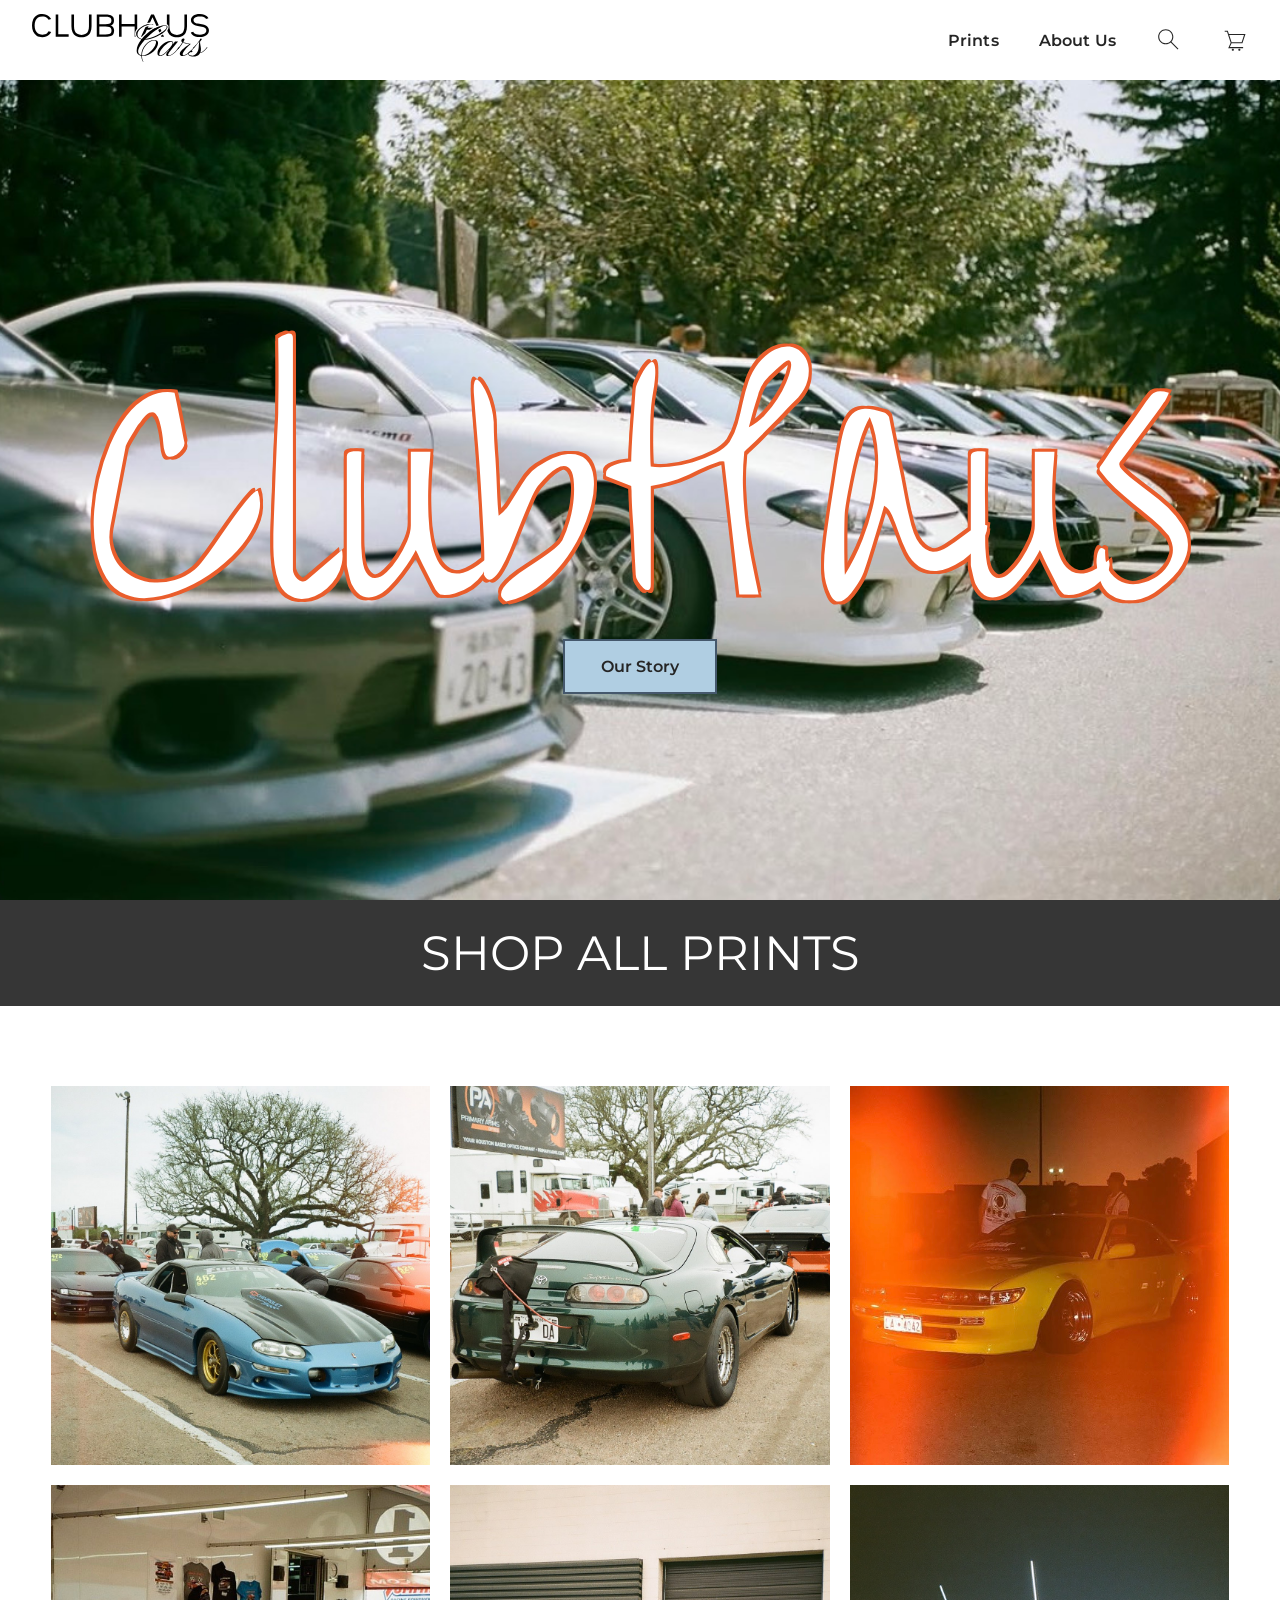
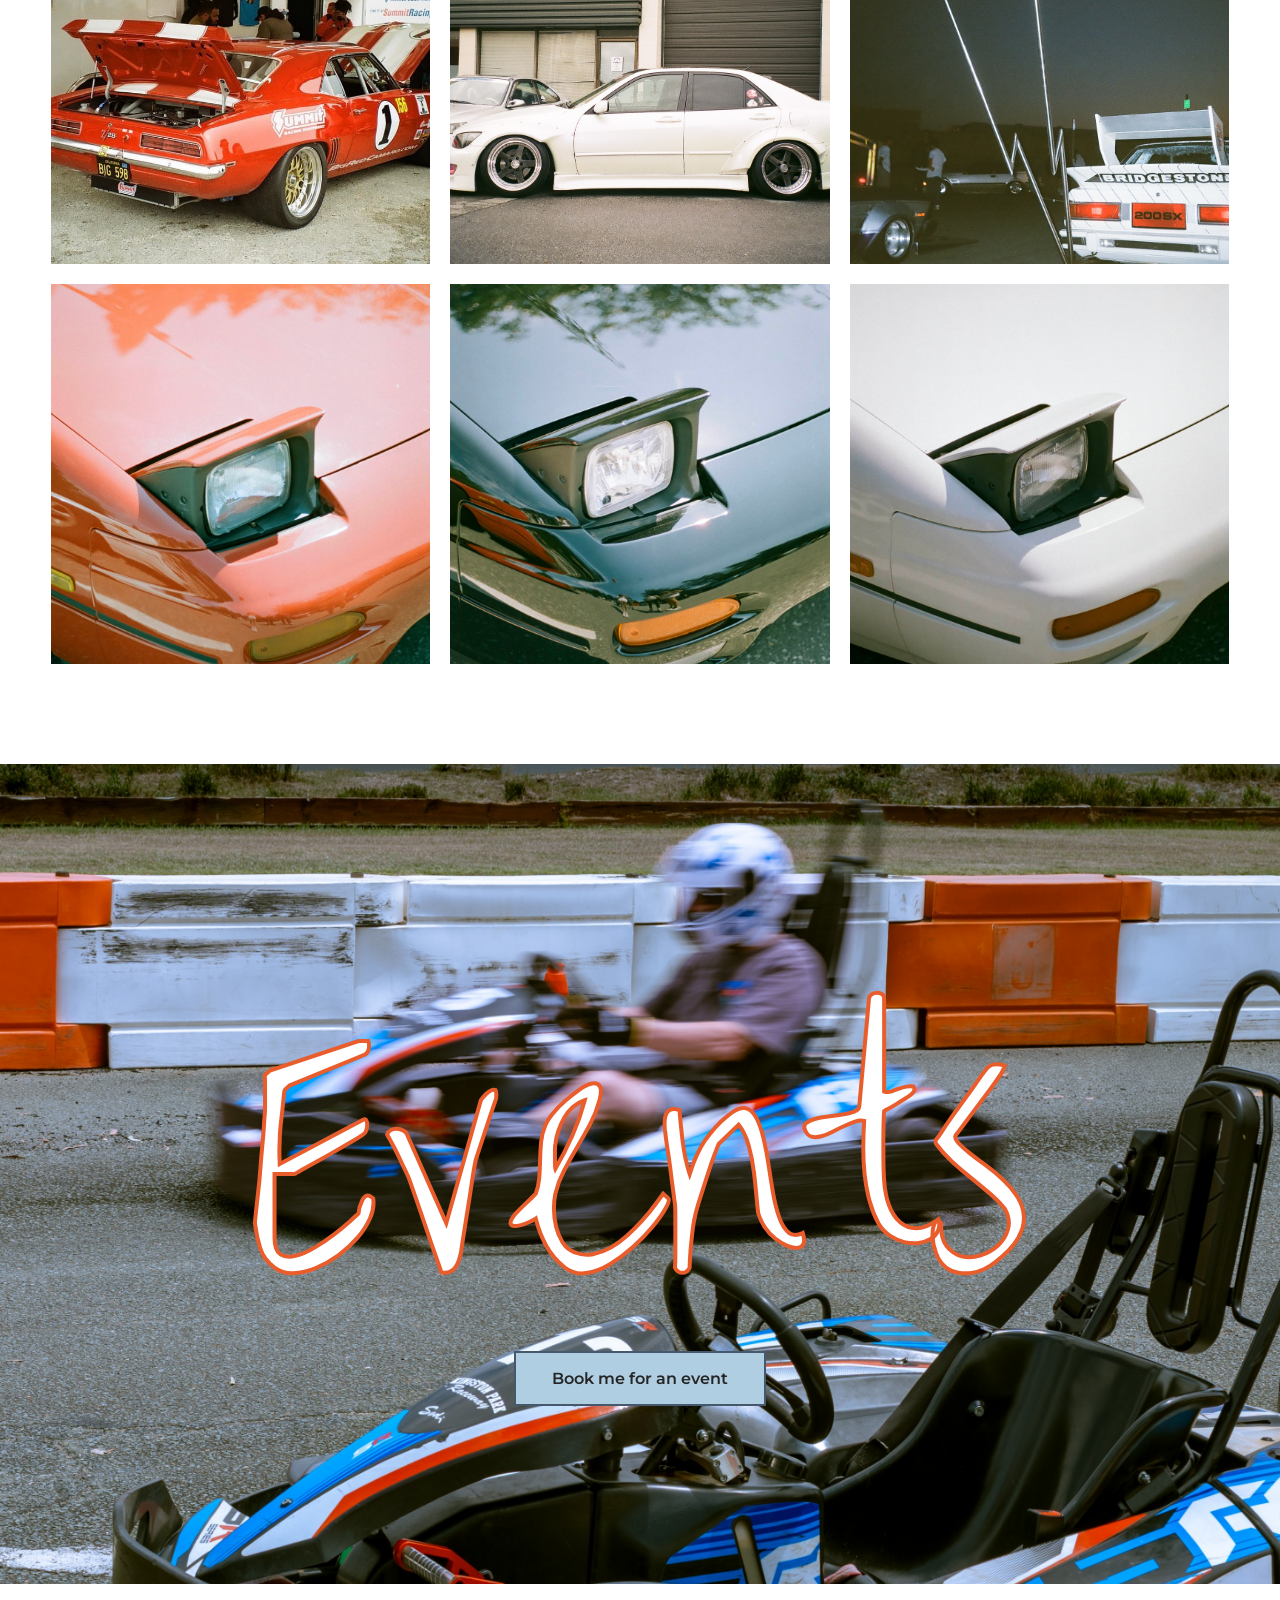
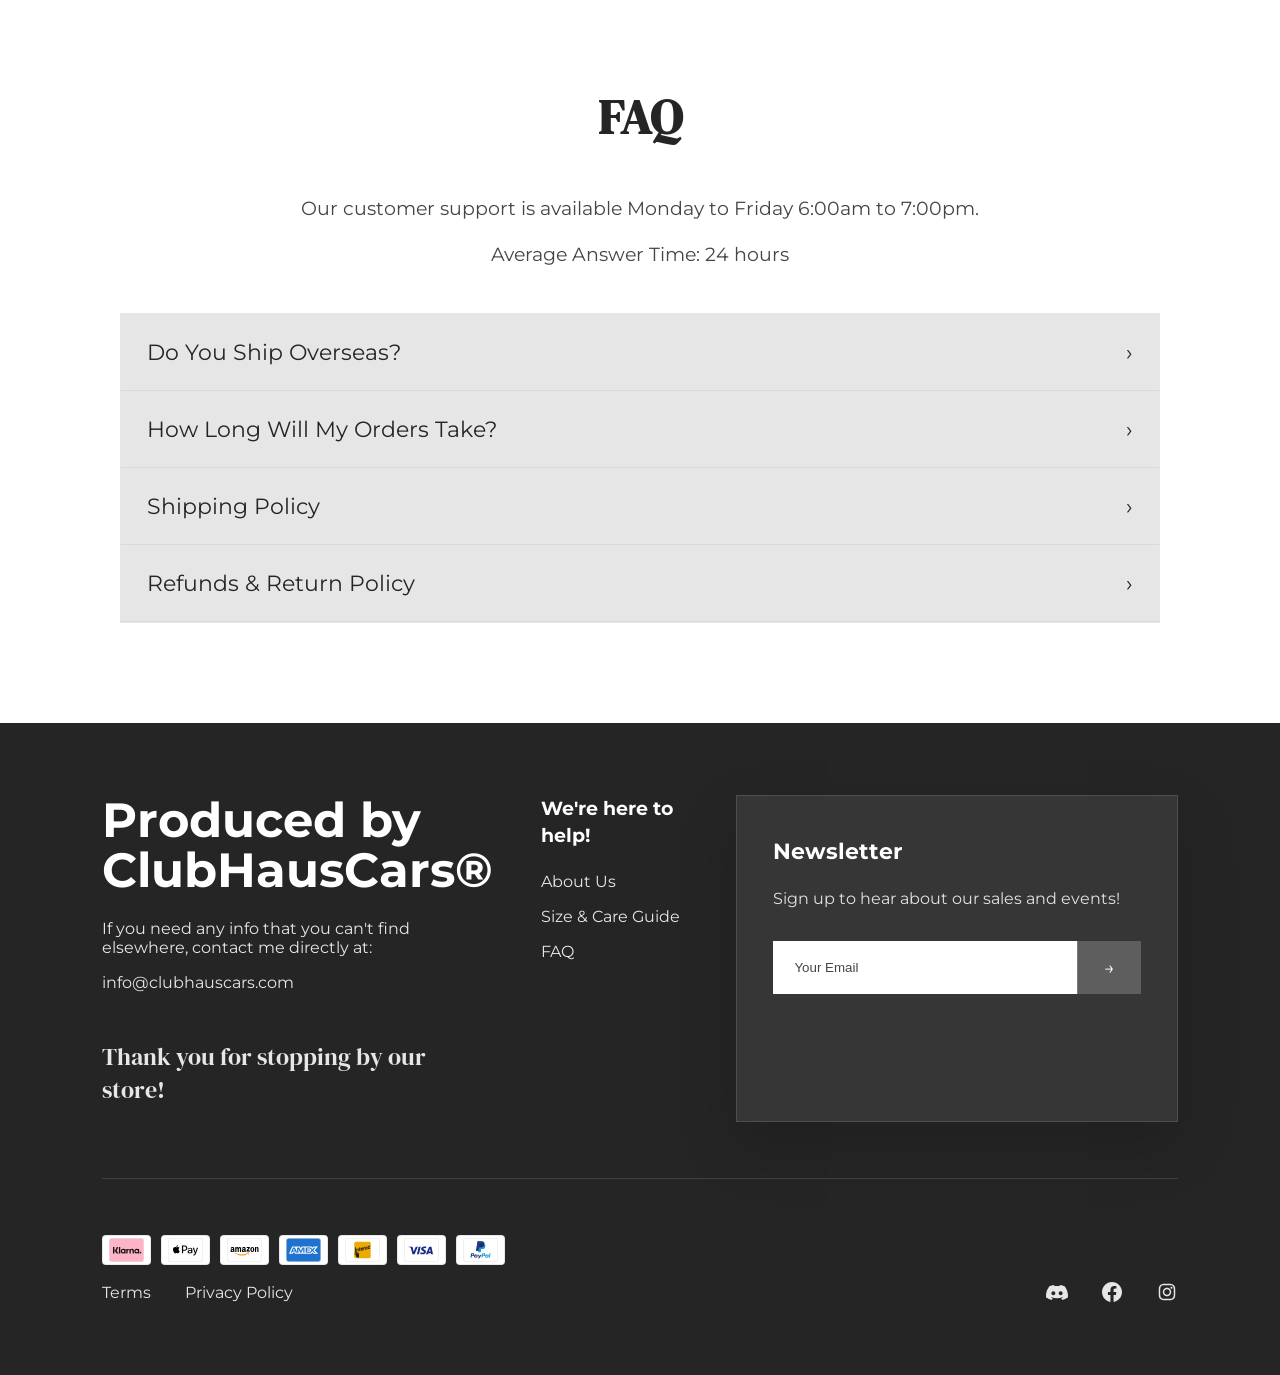
<file: index.html>
<!DOCTYPE html>
<html lang="en">
<head>
<meta charset="UTF-8">
<meta name="viewport" content="width=device-width, initial-scale=1.0">
<title>Club Haus Cars</title>
<style>
@font-face { font-family:'Montserrat'; src:url('fonts/Montserrat-VariableFont_wght.ttf') format('truetype'); font-weight:100 900; font-style:normal; font-display:swap; }
@font-face { font-family:'DM Serif Display'; src:url('fonts/DMSerifDisplay-Regular.ttf') format('truetype'); font-weight:400; font-style:normal; font-display:swap; }
@font-face { font-family:'Liu Jian Mao Cao'; src:url('fonts/LiuJianMaoCao-Regular.ttf') format('truetype'); font-weight:400; font-style:normal; font-display:swap; }
:root{
--nero:#252525;
--placebo:#E6E6E6;
--white:#FFFFFF;
--fur-white:#F3F2F0;
--machine-gun-metal:#454545;
--pale-cornflower:#B0CEE2;
--dusk:#45586C;
--shocking-orange:#E95D2C;
--roof-terracotta:#A63E1B;
--ashlite:#A7A39C;
}
*{box-sizing:border-box;margin:0;padding:0;}
html{scroll-behavior:smooth;}
body{font-family:'Montserrat',sans-serif;background:var(--white);color:var(--nero);min-height:100vh;}
a{color:inherit;text-decoration:none;}
button{font:inherit;}
.site-header{position:sticky;top:0;z-index:1000;height:80px;display:flex;align-items:center;justify-content:space-between;padding:0 32px;background:rgba(37,37,37,0);transition:background .3s ease,backdrop-filter .3s ease;}
.site-header.scrolled{background:rgba(37,37,37,0.88);backdrop-filter:blur(12px);}
.site-logo img{height:48px;transition:opacity .2s ease;}
.primary-navigation>ul{display:flex;align-items:center;gap:40px;list-style:none;}
.primary-navigation a{color:var(--nero);text-decoration:none;font-size:16px;font-weight:600;letter-spacing:.01em;}
.primary-navigation a:hover{color:var(--shocking-orange);}
.dropdown{position:relative;}
.dropdown-menu{display:none;position:absolute;top:100%;left:0;list-style:none;background:var(--placebo);min-width:220px;border:1px solid rgba(37,37,37,.08);border-radius:0;box-shadow:0 24px 60px rgba(0,0,0,.14);overflow:hidden;z-index:100;}
.dropdown:hover .dropdown-menu{display:block;}
.dropdown-menu a{display:block;color:var(--nero);padding:14px 18px;font-weight:600;transition:background .2s ease,color .2s ease;}
.dropdown-menu a:hover{background:var(--dusk);color:var(--white);}
.nav-icon-button{background:none;border:none;color:var(--nero);font-size:22px;cursor:pointer;display:flex;align-items:center;justify-content:center;padding:0;}
.nav-icon-button img{display:block;height:26px;width:auto;transition:filter .3s ease,height .3s ease;}
.site-header.scrolled .primary-navigation a,
.site-header.scrolled .nav-icon-button{color:var(--white);}
.site-header.scrolled .dropdown > a{color:var(--white);}
.site-header.scrolled .dropdown-menu a{color:var(--nero);}
.site-header.scrolled .dropdown-menu a:hover{color:var(--white);}
.site-header.scrolled .nav-icon-button img{filter:invert(1);}
.site-header.scrolled .site-logo:hover img{filter:brightness(0) saturate(100%) sepia(100%) hue-rotate(9deg) saturate(550%) contrast(0.95);}
.hero-section{height:calc(100vh - 80px);background:url('film%20images/film%2014.PNG');background-size:cover;background-position:center;display:flex;align-items:center;justify-content:center;text-align:center;padding:0 24px;}
.hero-content h1{font-family:'Liu Jian Mao Cao',cursive;font-size:350px;color:var(--white);font-weight:400;line-height:0.9;margin-bottom:18px;text-shadow:-3px -3px 0 var(--shocking-orange),3px -3px 0 var(--shocking-orange),-3px 3px 0 var(--shocking-orange),3px 3px 0 var(--shocking-orange);-webkit-text-stroke:0;text-stroke:0;}
.hero-button{display:inline-block;margin-top:20px;padding:16px 36px;background:var(--pale-cornflower);color:var(--nero);text-decoration:none;font-family:'Montserrat',sans-serif;font-weight:600;border:2px solid var(--dusk);border-radius:0;transition:transform .2s ease,background .2s ease,border-color .2s ease,color .2s ease;}
.hero-button:hover{background:var(--shocking-orange);border-color:var(--roof-terracotta);color:var(--white);transform:translateY(-1px);}
.section-title{font-family:'DM Serif Display',serif;font-size:3rem;text-align:center;margin-bottom:40px;}
.events-title{font-family:'Liu Jian Mao Cao',cursive;font-size:350px;font-weight:400;color:var(--white);-webkit-text-stroke:4px var(--shocking-orange);text-stroke:4px var(--shocking-orange);}
.faq-section{padding:100px 8%;background:var(--white);}
.faq-container{max-width:1040px;margin:0 auto;text-align:center;background:transparent;padding:0;box-shadow:none;border-radius:0;}
.faq-description{color:var(--machine-gun-metal);font-size:1.2rem;line-height:1.9;margin:0 auto 10px;max-width:720px;font-weight:400;text-align:center;}
.faq-time{color:var(--machine-gun-metal);font-size:1.2rem;line-height:1.9;margin:0 auto 40px;max-width:720px;font-weight:400;text-align:center;}
.faq-list{background:var(--placebo);border:1px solid var(--placebo);border-radius:0;overflow:hidden;}
.faq-item{appearance:none;-webkit-appearance:none;border:0;background:transparent;width:100%;text-align:left;padding:24px 26px;color:var(--nero);font-family:'Montserrat',sans-serif;font-size:1.4rem;font-weight:400;display:flex;justify-content:space-between;align-items:center;cursor:pointer;border-bottom:1px solid rgba(0,0,0,0.06);}
.faq-item:hover{background:var(--placebo);}
.faq-item span{font-size:1.4rem;color:var(--nero);transition:transform .2s ease;}
.faq-item:focus{outline:2px solid var(--pale-cornflower);outline-offset:2px;border-radius:2px;}
.faq-panel{display:none;text-align:left;padding:18px 26px 26px;margin:0;background:var(--placebo);color:var(--machine-gun-metal);font-family:'Montserrat',sans-serif;font-size:1rem;line-height:1.8;}
.faq-item[aria-expanded="true"] span{transform:rotate(180deg);} 
/* spacing for FAQ content paragraphs */
.faq-panel p{margin:0 0 18px;}
.faq-panel h4{margin-top:22px;margin-bottom:8px;}
.newsletter-message{margin-top:18px;color:var(--pale-cornflower);font-weight:700}
.shop-divider{background:rgba(37,37,37,.92);padding:24px 20px;}
.shop-divider .section-title{font-family:'Montserrat',sans-serif;font-weight:400;color:var(--white);margin:0;transition:color .2s ease;}
.shop-divider .section-title:hover{color:var(--shocking-orange);}
.shop-divider .section-title::after{display:none;}
.shop-section{padding:80px 4% 100px;}
.features-section,.about-section{padding:100px 8%;}
.primary-navigation a,.dropdown-menu a{font-family:'Montserrat',sans-serif;font-size:16px;}
.site-footer{background:var(--nero);color:var(--placebo);padding:72px 8%;font-family:'Montserrat',sans-serif;}
.footer-thanks{font-family:'DM Serif Display',serif;font-size:24px;margin-top:48px;}
.gallery-grid{display:grid;grid-template-columns:repeat(3,minmax(0,1fr));gap:20px;}
.gallery-item{position:relative;overflow:hidden;border-radius:0;}
.gallery-item img{width:100%;display:block;aspect-ratio:1/1;object-fit:cover;transition:filter .25s ease,transform .25s ease;}
.gallery-item::after{content:'View';position:absolute;inset:0;display:flex;align-items:center;justify-content:center;color:var(--white);font-family:'DM Serif Display',serif;font-size:1.2rem;opacity:0;transition:opacity .25s ease,transform .25s ease;background:rgba(0,0,0,0.15);}
.gallery-item:hover img{filter:brightness(0.9);transform:scale(1.02);}
.gallery-item:hover::after{opacity:1;transform:translateY(-2px);}
.shop-section .gallery-item::after{content:'';}
.shop-section .gallery-item:hover::after{opacity:0;}
.features-grid{display:grid;grid-template-columns:repeat(3,minmax(0,1fr));gap:30px;}
.feature-card{background:var(--white);padding:30px;border-radius:16px;box-shadow:0 18px 40px rgba(0,0,0,.08);}
.feature-card h2{font-family:'DM Serif Display',serif;margin-bottom:12px;}
.gallery-section{padding:100px 8%;}
.gallery-grid{display:grid;grid-template-columns:repeat(3,minmax(0,1fr));gap:20px;}
.gallery-item img{width:100%;display:block;aspect-ratio:1/1;object-fit:cover;}
.about-section{text-align:center;background:var(--white);border-radius:28px;box-shadow:0 24px 60px rgba(0,0,0,.12);padding:80px 50px;}
.about-section p{max-width:700px;margin:0 auto;color:var(--machine-gun-metal);font-size:1.03rem;line-height:1.8;}
.site-footer{background:var(--nero);color:var(--placebo);padding:72px 8%;}
.footer-container{display:grid;grid-template-columns:2.5fr 1fr 3fr;gap:48px;}
.footer-column h3{color:white;margin-bottom:24px;font-size:1.2rem;line-height:1.4;}
.footer-column:first-child h3{font-size:3rem;line-height:1.05;margin-bottom:24px;}
.footer-column p,.footer-column li{color:var(--placebo);margin-bottom:16px;}
.footer-column a{color:var(--placebo);text-decoration:none;}
.footer-column a:hover{color:var(--shocking-orange);}
.footer-column ul{list-style:none;padding:0;}
.footer-thanks{font-family:'DM Serif Display',serif;font-size:24px;margin-top:48px;}
.footer-newsletter{background:rgba(255,255,255,.08);border:1px solid rgba(255,255,255,.12);padding:40px 36px;border-radius:0;box-shadow:0 24px 60px rgba(0,0,0,.16);width:100%;}
.footer-newsletter h3{font-size:1.4rem;margin-bottom:18px;}
.footer-newsletter p{color:rgba(255,255,255,.85);font-size:0.98rem;line-height:1.8;margin-bottom:28px;}
.newsletter-form{display:flex;gap:0;flex-wrap:wrap;}
.newsletter-form input{flex:1;min-width:220px;padding:18px 20px;border-radius:0;border:1px solid rgba(255,255,255,.18);border-right:0;background:var(--white);color:var(--nero);}
.newsletter-form input::placeholder{color:var(--machine-gun-metal);}
.newsletter-form button{padding:0 24px;min-width:64px;border:none;border-radius:0;background:rgba(255,255,255,.2);color:var(--white);font-size:1.1rem;cursor:pointer;transition:background .2s ease,transform .2s ease;border-left:1px solid rgba(255,255,255,.18);}
.newsletter-form button:hover{background:rgba(255,255,255,.34);transform:translateY(-1px);}
.footer-divider{height:1px;background:rgba(255,255,255,.12);margin:56px 0;}
.footer-bottom{display:flex;justify-content:space-between;align-items:center;flex-wrap:wrap;gap:16px;}
.footer-policies,.footer-social{display:flex;gap:34px;align-items:center;}
.footer-policies a{transition:color .2s ease;}
.footer-policies a:hover{color:var(--shocking-orange);}
.footer-social a{display:inline-flex;align-items:center;justify-content:center;}
.footer-social img{width:40px;height:40px;display:block;}
.footer-social a:nth-child(2) img{width:36px;height:36px;}
.footer-social a:nth-child(3) img{width:44px;height:44px;}
@media (max-width: 840px){.site-header{padding:0 20px;}.primary-navigation>ul{gap:22px;}.primary-navigation a{font-size:15px;}.nav-icon-button img{height:22px;}.features-grid,.gallery-grid{grid-template-columns:1fr;}.features-section,.about-section,.gallery-section{padding:60px 6%;}.hero-content .home-hero-title{font-size:clamp(5rem,24vw,6.5rem);}.hero-content h1:not(.home-hero-title){font-size:clamp(3.6rem,15vw,6rem);}}
</style>
<link rel="stylesheet" href="site-ui.css">
</head>
<body>
<header class="site-header">
<div class="site-logo"><img src="film%20images/Logo%20Black.svg" alt="Club Haus Cars Logo"></div>
<nav class="primary-navigation">
<ul>
<li class="dropdown"><a href="shop.html">Prints</a>
<ul class="dropdown-menu">
<li><a href="shop.html">Glossy Prints</a></li>
<li><a href="shop.html">Matte Prints</a></li>
</ul>
</li>
<li><a href="story.html">About Us</a></li>
<li><button class="nav-icon-button" aria-label="Search"><img src="film%20images/Magnifiying%20Glass%20icon.svg" alt="Search"></button></li>
<li><button class="nav-icon-button" aria-label="Cart"><img src="film%20images/Shopping%20Cart%20Icon.svg" alt="Cart"></button></li>
</ul>
</nav>
</header>
<main>
<section class="hero-section">
<div class="hero-content">
<h1 class="home-hero-title">ClubHaus</h1>
<a href="story.html" class="hero-button">Our Story</a>
</div>
</section>
<section class="shop-divider">
<h2 class="section-title"><a href="shop.html">SHOP ALL PRINTS</a></h2>
</section>
<section class="shop-section">
<div class="gallery-grid">
<figure class="gallery-item"><img src="film%20images/film%2010.jpg" alt="Shop item"></figure>
<figure class="gallery-item"><img src="film%20images/film%2011.jpg" alt="Shop item"></figure>
<figure class="gallery-item"><img src="film%20images/film%2012.PNG" alt="Shop item"></figure>
<figure class="gallery-item"><img src="film%20images/film%2013.PNG" alt="Shop item"></figure>
<figure class="gallery-item"><img src="film%20images/film%2015.jpg" alt="Shop item"></figure>
<figure class="gallery-item"><img src="film%20images/film%2016.JPG" alt="Shop item"></figure>
<figure class="gallery-item"><img src="film%20images/film%2017.jpg" alt="Shop item"></figure>
<figure class="gallery-item"><img src="film%20images/film%2018.jpg" alt="Shop item"></figure>
<figure class="gallery-item"><img src="film%20images/film%2020.jpg" alt="Shop item"></figure>
</div>
</section>
<section class="events-section" id="events">
<div class="hero-section" style="background:url('film%20images/digital%201.jpg');background-size:cover;background-position:center;">
<div class="hero-content">
<h2 class="section-title events-title">Events</h2>
<a href="book-event.html" class="hero-button">Book me for an event</a>
</div>
</div>
</section>
<section class="faq-section" id="faq">
<div class="faq-container">
<h2 class="section-title">FAQ</h2>
<p class="faq-description">Our customer support is available Monday to Friday 6:00am to 7:00pm.</p>
<p class="faq-time">Average Answer Time: 24 hours</p>
<div class="faq-list" role="list">
  <button class="faq-item" id="faq1-header" aria-expanded="false" aria-controls="faq1">Do You Ship Overseas?<span aria-hidden="true">›</span></button>
  <div id="faq1" class="faq-panel" role="region" aria-labelledby="faq1-header">
    <p>Yes, we offer worldwide shipping. Shipping costs will apply and will be added at checkout. We offer free shipping worldwide for orders over $100.00 CAD.</p>
  </div>

  <button class="faq-item" id="faq2-header" aria-expanded="false" aria-controls="faq2">How Long Will My Orders Take?<span aria-hidden="true">›</span></button>
  <div id="faq2" class="faq-panel" role="region" aria-labelledby="faq2-header">
    <p>It takes 1-2 days for us to process and ship, however deliveries vary depending on where you are. Overseas deliveries can take anywhere from 7-16 business days. Delivery details will be provided in your confirmation email. There are shipping delays during the holidays.</p>
  </div>

  <button class="faq-item" id="faq3-header" aria-expanded="false" aria-controls="faq3">Shipping Policy<span aria-hidden="true">›</span></button>
  <div id="faq3" class="faq-panel" role="region" aria-labelledby="faq3-header">
    <p><strong>Within Canada:</strong> Orders can be shipped with standard letter mail; additional shipping upgrades can be purchased with tracking/insurance. I am not responsible for lost or damaged parcels shipped without tracking.</p>
    <p><strong>To the U.S. / International:</strong> Orders can be shipped with standard letter mail; additional shipping upgrades can be purchased with tracking/insurance. I am not responsible for lost or damaged parcels shipped without tracking.</p>
  </div>

  <button class="faq-item" id="faq4-header" aria-expanded="false" aria-controls="faq4">Refunds & Return Policy<span aria-hidden="true">›</span></button>
  <div id="faq4" class="faq-panel" role="region" aria-labelledby="faq4-header">
    <p>We have a 10-day return policy, which means you have 10 days after receiving your item to request a return.</p>

    <p>To be eligible for a return, your item must be in the same condition that you received it, unused, with tags, and in its original packaging. You’ll also need the receipt or proof of purchase.<br></p>

    <p>To start a return, you can contact us at <a href="mailto:clubhauscars@gmail.com">clubhauscars@gmail.com</a>.<br></p>

    <p>If your return is accepted, we’ll send you a return shipping label, as well as instructions on how and where to send your package. Items sent back to us without first requesting a return will not be accepted. Please note we do not offer free returns. Return postage is at the buyer's expense.</p>

    <p>You can always contact us for any return question at clubhauscars@gmail.com.</p>

    <h4>Damages and issues</h4>
    <p>Please inspect your order upon reception and contact us immediately if the item is defective, damaged or if you receive the wrong item, so that we can evaluate the issue and make it right.</p>

    <p>Unfortunately, we cannot accept returns on sale items or gift cards.</p>

    <h4>Exchanges</h4>
    <p>The fastest way to ensure you get what you want is to return the item you have, and once the return is accepted, make a separate purchase for the new item.</p>

    <h4>European Union 14 day cooling off period</h4>
    <p>Notwithstanding the above, if the merchandise is being shipped into the European Union, you have the right to cancel or return your order within 14 days, for any reason and without a justification. As above, your item must be in the same condition that you received it, unused, with tags, and in its original packaging. You’ll also need the receipt or proof of purchase.</p>

    <h4>Refunds</h4>
    <p>We will notify you once we’ve received and inspected your return, and let you know if the refund was approved or not. If approved, you’ll be automatically refunded on your original payment method within 10 business days. Please remember it can take some time for your bank or credit card company to process and post the refund too. If more than 15 business days have passed since we’ve approved your return, please contact us at clubhauscars@gmail.com.</p>
  </div>

  
</div>
</div>
</section>
</main>
<footer class="site-footer">
<div class="footer-container">
<div class="footer-column">
<h3>Produced by<br>ClubHausCars®</h3>
<p>If you need any info that you can't find elsewhere, contact me directly at:</p>
<p>info@clubhauscars.com</p>
<p class="footer-thanks">Thank you for stopping by our store!</p>
</div>
<div class="footer-column">
<h3>We're here to help!</h3>
<ul>
<li><a href="story.html">About Us</a></li>
<li><a class="size-care-link" href="size-care-guide.html">Size &amp; Care Guide</a></li>
<li><a href="index.html#faq">FAQ</a></li>
</ul>
</div>
<div class="footer-column footer-newsletter">
<h3>Newsletter</h3>
<p>Sign up to hear about our sales and events!</p>
<form class="newsletter-form">
<input type="email" placeholder="Your Email">
<button type="submit">→</button>
</form>
<div id="newsletter-message" class="newsletter-message" aria-live="polite"></div>
</div>
</div>
<div class="footer-divider"></div>
<div class="footer-bottom">
<div class="footer-policies">
<a href="terms.html">Terms</a>
<a href="privacy.html">Privacy Policy</a>
</div>
<div class="footer-social">
<a href="#"><img src="film%20images/discord%20icon.svg" alt="Discord"></a>
<a href="#"><img src="film%20images/facebook%20icon.svg" alt="Facebook"></a>
<a href="https://www.instagram.com/clubhauscars/" target="_blank" rel="noreferrer"><img src="film%20images/instagram%20icon.svg" alt="Instagram"></a>
</div>
</div>
</footer>
<script src="site-ui.js"></script>
<script>
const header = document.querySelector('.site-header');
const logo = document.querySelector('.site-logo img');
window.addEventListener('scroll', () => {
  const isScrolled = window.scrollY > 20;
  header.classList.toggle('scrolled', isScrolled);
  logo.src = isScrolled ? 'film%20images/Logo%20White.svg' : 'film%20images/Logo%20Black.svg';
});

// FAQ accordion behavior (only one open at a time)
const faqButtons = document.querySelectorAll('.faq-item');
faqButtons.forEach(button => {
  const panel = document.getElementById(button.getAttribute('aria-controls'));
  if (!panel) return;
  // ensure panels are hidden at start
  panel.style.display = 'none';

  button.addEventListener('click', () => {
    const isOpen = button.getAttribute('aria-expanded') === 'true';
    // close all
    faqButtons.forEach(btn => {
      btn.setAttribute('aria-expanded', 'false');
      const p = document.getElementById(btn.getAttribute('aria-controls'));
      if (p) p.style.display = 'none';
    });
    // open if it was closed
    if (!isOpen) {
      button.setAttribute('aria-expanded', 'true');
      panel.style.display = 'block';
    }
  });

  // keyboard support
  button.addEventListener('keydown', (e) => {
    if (e.key === 'Enter' || e.key === ' ') { e.preventDefault(); button.click(); }
  });
});

// newsletter submit handler
const newsletterForm = document.querySelector('.newsletter-form');
const newsletterMessage = document.getElementById('newsletter-message');
if (newsletterForm && newsletterMessage) {
  newsletterForm.addEventListener('submit', (e) => {
    e.preventDefault();
    const input = newsletterForm.querySelector('input[type="email"]');
    const email = input ? input.value.trim() : '';
    if (email) {
      newsletterMessage.textContent = 'Thanks for subscribing!';
      input.value = '';
    } else {
      newsletterMessage.textContent = 'Please enter a valid email.';
    }
  });
}

</script>
</body>
</html>
</file>
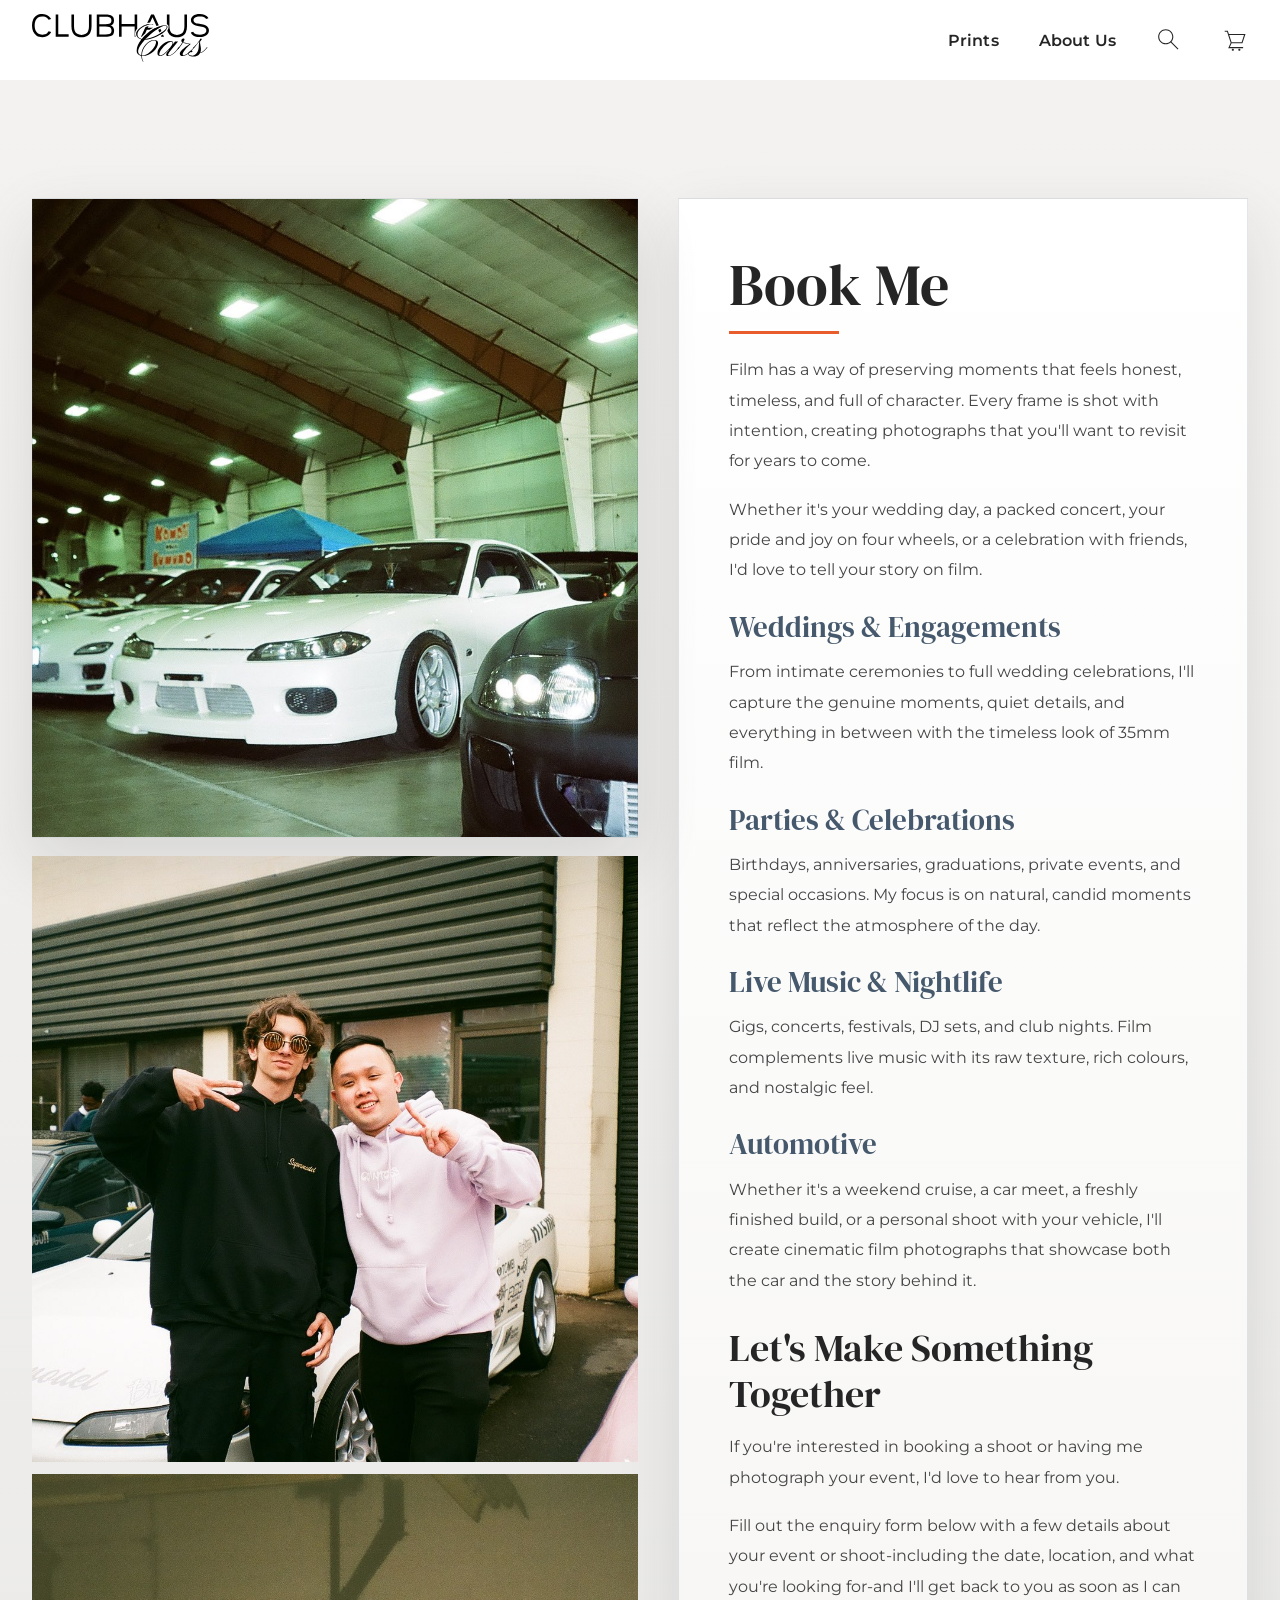
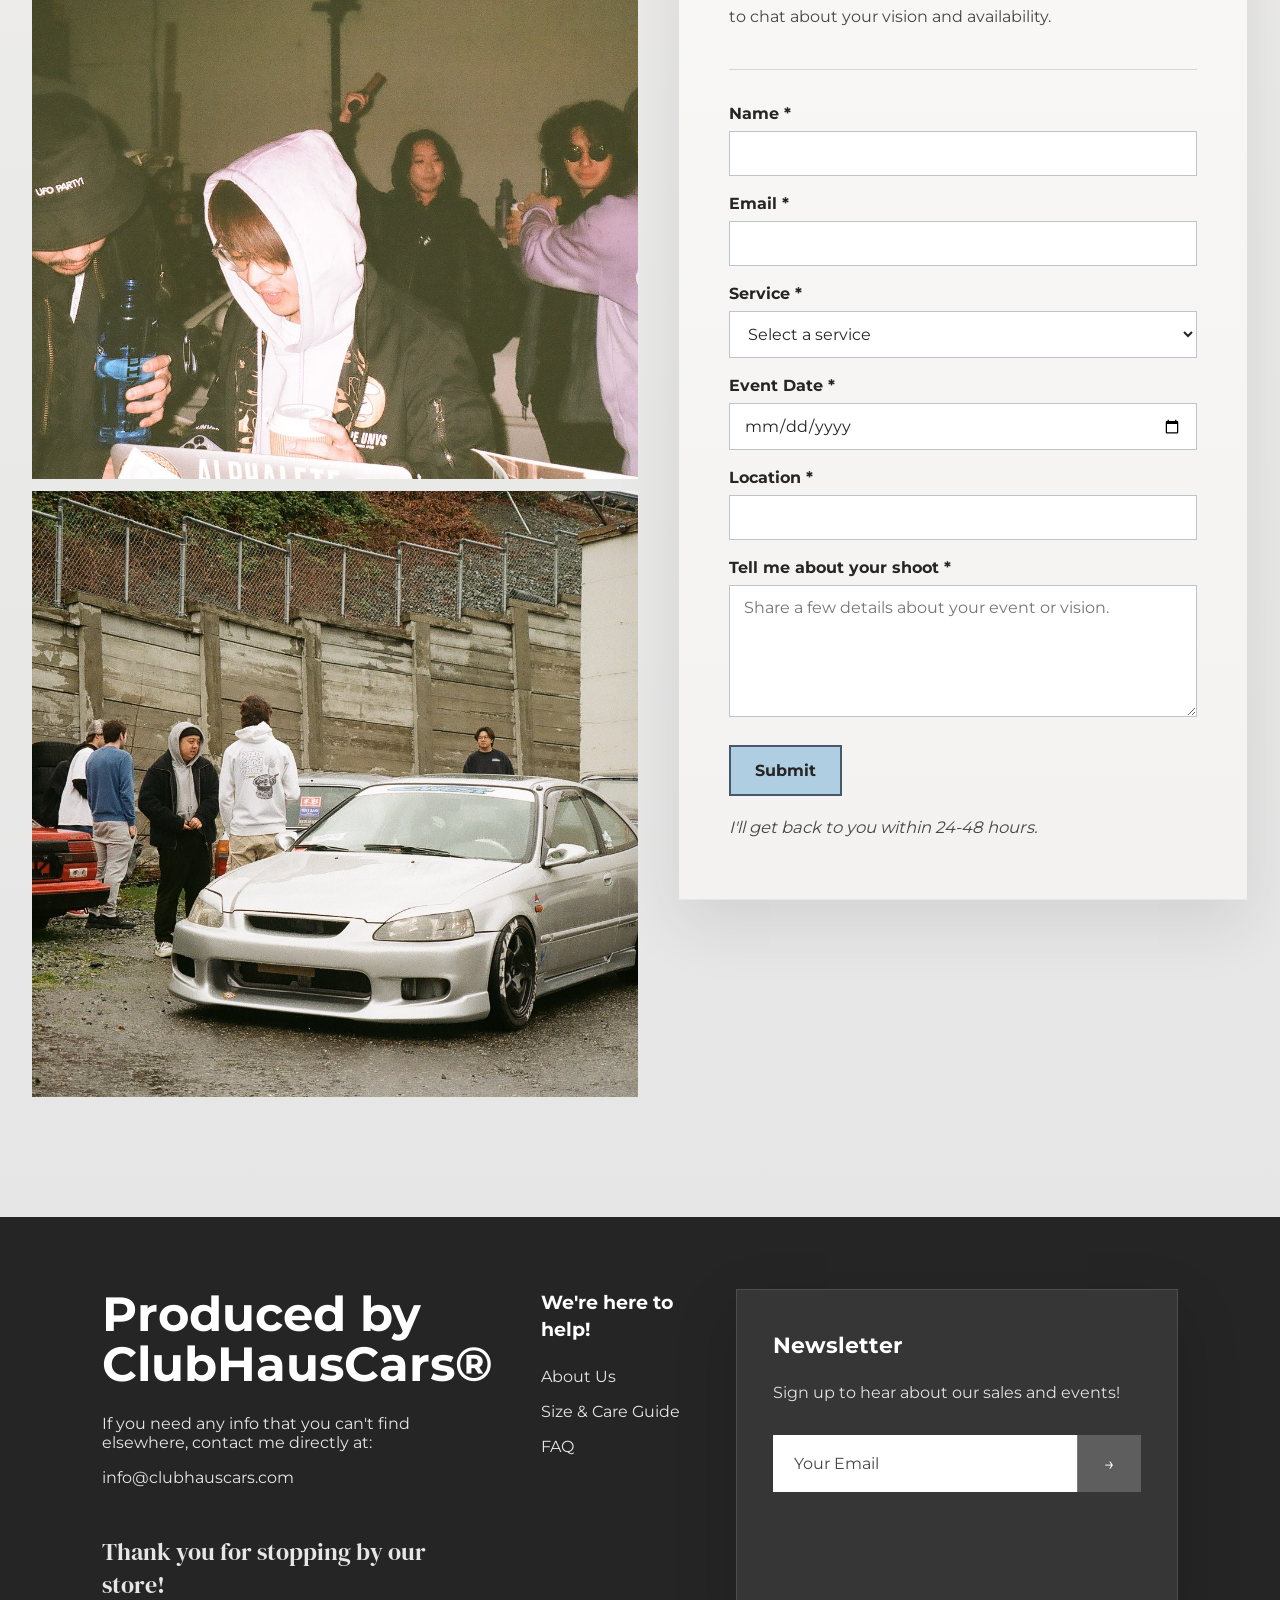
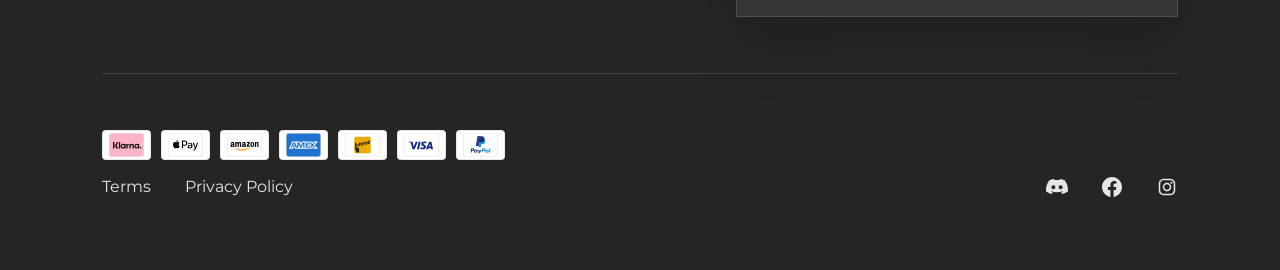
<file: book-event.html>
<!DOCTYPE html>
<html lang="en">
<head>
<meta charset="UTF-8">
<meta name="viewport" content="width=device-width, initial-scale=1.0">
<title>Book Me for an Event | ClubHausCars</title>
<style>
@font-face { font-family:'Montserrat'; src:url('fonts/Montserrat-VariableFont_wght.ttf') format('truetype'); font-weight:100 900; font-style:normal; font-display:swap; }
@font-face { font-family:'DM Serif Display'; src:url('fonts/DMSerifDisplay-Regular.ttf') format('truetype'); font-weight:400; font-style:normal; font-display:swap; }
@font-face { font-family:'Liu Jian Mao Cao'; src:url('fonts/LiuJianMaoCao-Regular.ttf') format('truetype'); font-weight:400; font-style:normal; font-display:swap; }
:root{
--nero:#252525;
--placebo:#E6E6E6;
--white:#FFFFFF;
--fur-white:#F3F2F0;
--machine-gun-metal:#454545;
--pale-cornflower:#B0CEE2;
--dusk:#45586C;
--shocking-orange:#E95D2C;
--roof-terracotta:#A63E1B;
--ashlite:#A7A39C;
}
*{box-sizing:border-box;margin:0;padding:0;}
html{scroll-behavior:smooth;}
body{font-family:'Montserrat',sans-serif;background:var(--white);color:var(--nero);min-height:100vh;display:flex;flex-direction:column;}
a{color:inherit;text-decoration:none;}
button,input,select,textarea{font:inherit;}
.site-header{position:sticky;top:0;z-index:1000;height:80px;display:flex;align-items:center;justify-content:space-between;padding:0 32px;background:rgba(37,37,37,0);transition:background .3s ease,backdrop-filter .3s ease;}
.site-header.scrolled{background:rgba(37,37,37,0.88);backdrop-filter:blur(12px);}
.site-header.scrolled .primary-navigation a,
.site-header.scrolled .nav-icon-button{color:var(--white);}
.site-header.scrolled .dropdown > a{color:var(--white);}
.site-header.scrolled .dropdown-menu a{color:var(--nero);}
.site-header.scrolled .dropdown-menu a:hover{color:var(--white);}
.site-header.scrolled .nav-icon-button img{filter:invert(1);}
.site-header.scrolled .site-logo:hover img{filter:brightness(0) saturate(100%) sepia(100%) hue-rotate(9deg) saturate(550%) contrast(0.95);}
.site-logo img{height:48px;transition:filter .2s ease,opacity .2s ease;}
.primary-navigation>ul{display:flex;align-items:center;gap:40px;list-style:none;}
.primary-navigation a{color:var(--nero);text-decoration:none;font-size:16px;font-weight:600;letter-spacing:.01em;}
.primary-navigation a:hover{color:var(--shocking-orange);}
.dropdown{position:relative;}
.dropdown-menu{display:none;position:absolute;top:100%;left:0;list-style:none;background:var(--placebo);min-width:220px;border:1px solid rgba(37,37,37,.08);border-radius:0;box-shadow:0 24px 60px rgba(0,0,0,.14);overflow:hidden;z-index:100;}
.dropdown:hover .dropdown-menu{display:block;}
.dropdown-menu a{display:block;color:var(--nero);padding:14px 18px;font-weight:600;transition:background .2s ease,color .2s ease;}
.dropdown-menu a:hover{background:var(--dusk);color:var(--white);}
.nav-icon-button{background:none;border:none;color:var(--nero);font-size:22px;cursor:pointer;display:flex;align-items:center;justify-content:center;padding:0;}
.nav-icon-button img{display:block;height:26px;width:auto;transition:filter .3s ease,height .3s ease;}
.story-hero{padding:118px 0 120px;background:linear-gradient(180deg,var(--fur-white) 0%,var(--placebo) 100%);}
.story-grid{display:grid;grid-template-columns:1.03fr 0.97fr;gap:40px;align-items:start;max-width:1320px;margin:0 auto;padding:0 32px;}
.story-visual{display:flex;flex-direction:column;gap:18px;}
.story-image{position:relative;min-height:640px;background:url('film%20images/film%2037.jpg') center/cover no-repeat;border:1px solid rgba(69,88,108,.15);box-shadow:0 24px 60px rgba(37,37,37,.12);}
.story-card{background:linear-gradient(180deg,var(--white) 0%,var(--fur-white) 100%);padding:56px 50px;box-shadow:0 24px 60px rgba(37,37,37,.11);border:1px solid rgba(69,88,108,.14);}
.story-card h1{font-family:'DM Serif Display',serif;font-size:clamp(2.7rem,4.5vw,4rem);margin-bottom:20px;color:var(--nero);line-height:1.05;font-weight:400;}
.story-card h1::after{content:'';display:block;width:110px;height:3px;background:var(--shocking-orange);margin-top:16px;}
.story-card h2{font-family:'DM Serif Display',serif;font-size:clamp(1.8rem,3vw,2.4rem);margin:30px 0 14px;color:var(--nero);line-height:1.2;font-weight:400;}
.story-card h3{font-family:'DM Serif Display',serif;font-size:clamp(1.35rem,2.3vw,1.8rem);margin:24px 0 10px;color:var(--dusk);line-height:1.3;font-weight:400;}
.story-card p{color:var(--machine-gun-metal);font-size:1.03rem;line-height:1.84;margin-bottom:18px;font-weight:400;}
.story-card p:last-child{margin-bottom:0;}
.enquiry-section{margin-top:38px;padding-top:34px;border-top:1px solid rgba(69,88,108,0.2);}
.enquiry-section label{display:block;color:var(--nero);font-weight:700;margin-bottom:8px;}
.form-field{margin-bottom:18px;}
.enquiry-section input,
.enquiry-section select,
.enquiry-section textarea{width:100%;border:1px solid rgba(69,88,108,0.35);background:var(--white);padding:12px 14px;color:var(--nero);}
.enquiry-section textarea{min-height:132px;resize:vertical;}
.enquiry-section small{display:block;color:var(--machine-gun-metal);margin-top:8px;line-height:1.6;}
.enquiry-submit{display:inline-block;margin-top:6px;padding:14px 24px;background:var(--pale-cornflower);color:var(--nero);text-decoration:none;font-weight:700;border:2px solid var(--dusk);cursor:pointer;transition:transform .2s ease,background .2s ease,border-color .2s ease,color .2s ease;}
.enquiry-submit:hover{background:var(--shocking-orange);border-color:var(--roof-terracotta);color:var(--white);transform:translateY(-1px);}
.enquiry-note{margin-top:16px;font-style:italic;color:var(--machine-gun-metal);}
.event-gallery{display:flex;flex-direction:column;gap:12px;}
.event-gallery img{width:100%;display:block;aspect-ratio:1/1;object-fit:cover;}
.site-footer{background:var(--nero);color:var(--placebo);padding:72px 8%;font-family:'Montserrat',sans-serif;}
@media (max-width: 980px){.story-grid{grid-template-columns:1fr;gap:32px;padding:0 20px;}.story-image{min-height:440px;}.story-card{padding:40px 30px;}.event-gallery{flex-direction:row;}}
.footer-container{display:grid;grid-template-columns:2.5fr 1fr 3fr;gap:48px;}
.footer-column h3{color:white;margin-bottom:24px;font-size:1.2rem;line-height:1.4;}
.footer-column:first-child h3{font-size:3rem;line-height:1.05;margin-bottom:24px;}
.footer-column p,.footer-column li{color:var(--placebo);margin-bottom:16px;}
.footer-column a{color:var(--placebo);text-decoration:none;}
.footer-column a:hover{color:var(--shocking-orange);}
.footer-column ul{list-style:none;padding:0;}
.footer-thanks{font-family:'DM Serif Display',serif;font-size:24px;margin-top:48px;}
.footer-newsletter{background:rgba(255,255,255,.08);border:1px solid rgba(255,255,255,.12);padding:40px 36px;border-radius:0;box-shadow:0 24px 60px rgba(0,0,0,.16);width:100%;}
.footer-newsletter h3{font-size:1.4rem;margin-bottom:18px;}
.footer-newsletter p{color:rgba(255,255,255,.85);font-size:0.98rem;line-height:1.8;margin-bottom:28px;}
.newsletter-form{display:flex;gap:0;flex-wrap:wrap;}
.newsletter-form input{flex:1;min-width:220px;padding:18px 20px;border-radius:0;border:1px solid rgba(255,255,255,.18);border-right:0;background:var(--white);color:var(--nero);}
.newsletter-form input::placeholder{color:var(--machine-gun-metal);}
.newsletter-form button{padding:0 24px;min-width:64px;border:none;border-radius:0;background:rgba(255,255,255,.2);color:var(--white);font-size:1.1rem;cursor:pointer;transition:background .2s ease,transform .2s ease;border-left:1px solid rgba(255,255,255,.18);}
.newsletter-form button:hover{background:rgba(255,255,255,.34);transform:translateY(-1px);}
.footer-divider{height:1px;background:rgba(255,255,255,.12);margin:56px 0;}
.footer-bottom{display:flex;justify-content:space-between;align-items:center;flex-wrap:wrap;gap:16px;}
.footer-policies,.footer-social{display:flex;gap:34px;align-items:center;}
.footer-policies a{transition:color .2s ease;}
.footer-policies a:hover{color:var(--shocking-orange);}
.footer-social a{display:inline-flex;align-items:center;justify-content:center;}
.footer-social img{width:40px;height:40px;display:block;}
.footer-social a:nth-child(2) img{width:36px;height:36px;}
.footer-social a:nth-child(3) img{width:44px;height:44px;}
@media (max-width: 840px){.site-header{padding:0 20px;}.primary-navigation>ul{gap:22px;}.primary-navigation a{font-size:15px;}.nav-icon-button img{height:22px;}.footer-container{grid-template-columns:1fr;gap:32px;}.footer-bottom{flex-direction:column;align-items:flex-start;}.footer-policies{gap:20px;}.event-gallery{flex-direction:column;}}
</style>
<link rel="stylesheet" href="site-ui.css">
</head>
<body>
<header class="site-header">
<div class="site-logo"><a href="index.html"><img src="film%20images/Logo%20Black.svg" alt="Club Haus Cars Logo"></a></div>
<nav class="primary-navigation">
<ul>
<li class="dropdown"><a href="shop.html">Prints</a>
<ul class="dropdown-menu">
<li><a href="shop.html">Glossy Prints</a></li>
<li><a href="shop.html">Matte Prints</a></li>
</ul>
</li>
<li><a href="story.html">About Us</a></li>
<li><button class="nav-icon-button" aria-label="Search"><img src="film%20images/Magnifiying%20Glass%20icon.svg" alt="Search"></button></li>
<li><button class="nav-icon-button" aria-label="Cart"><img src="film%20images/Shopping%20Cart%20Icon.svg" alt="Cart"></button></li>
</ul>
</nav>
</header>
<main>
<section class="story-hero">
<div class="story-grid">
<div class="story-visual">
<div class="story-image"></div>
<section class="event-gallery" aria-label="Event Film Gallery">
<img src="film%20images/film%2038.jpg" alt="Film sample 38">
<img src="film%20images/film%2039.jpg" alt="Film sample 39">
<img src="film%20images/film%2040.jpg" alt="Film sample 40">
</section>
</div>
<div class="story-card">
<h1>Book Me</h1>
<p>Film has a way of preserving moments that feels honest, timeless, and full of character. Every frame is shot with intention, creating photographs that you'll want to revisit for years to come.</p>
<p>Whether it's your wedding day, a packed concert, your pride and joy on four wheels, or a celebration with friends, I'd love to tell your story on film.</p>

<h3>Weddings &amp; Engagements</h3>
<p>From intimate ceremonies to full wedding celebrations, I'll capture the genuine moments, quiet details, and everything in between with the timeless look of 35mm film.</p>

<h3>Parties &amp; Celebrations</h3>
<p>Birthdays, anniversaries, graduations, private events, and special occasions. My focus is on natural, candid moments that reflect the atmosphere of the day.</p>

<h3>Live Music &amp; Nightlife</h3>
<p>Gigs, concerts, festivals, DJ sets, and club nights. Film complements live music with its raw texture, rich colours, and nostalgic feel.</p>

<h3>Automotive</h3>
<p>Whether it's a weekend cruise, a car meet, a freshly finished build, or a personal shoot with your vehicle, I'll create cinematic film photographs that showcase both the car and the story behind it.</p>

<h2>Let's Make Something Together</h2>
<p>If you're interested in booking a shoot or having me photograph your event, I'd love to hear from you.</p>
<p>Fill out the enquiry form below with a few details about your event or shoot-including the date, location, and what you're looking for-and I'll get back to you as soon as I can to chat about your vision and availability.</p>

<section class="enquiry-section" aria-label="Event Enquiry Form">
<form>
<div class="form-field">
<label for="enquiry-name">Name *</label>
<input id="enquiry-name" name="name" type="text" required>
</div>
<div class="form-field">
<label for="enquiry-email">Email *</label>
<input id="enquiry-email" name="email" type="email" required>
</div>
<div class="form-field">
<label for="enquiry-service">Service *</label>
<select id="enquiry-service" name="service" required>
<option value="" selected disabled>Select a service</option>
<option>Wedding / Engagement</option>
<option>Party / Celebration</option>
<option>Live Music</option>
<option>Automotive</option>
<option>Other</option>
</select>
</div>
<div class="form-field">
<label for="enquiry-date">Event Date *</label>
<input id="enquiry-date" name="event-date" type="date" required>
</div>
<div class="form-field">
<label for="enquiry-location">Location *</label>
<input id="enquiry-location" name="location" type="text" required>
</div>
<div class="form-field">
<label for="enquiry-details">Tell me about your shoot *</label>
<textarea id="enquiry-details" name="details" required placeholder="Share a few details about your event or vision."></textarea>
</div>
<button class="enquiry-submit" type="submit">Submit</button>
<p class="enquiry-note">I'll get back to you within 24-48 hours.</p>
</form>
</section>
</div>
</div>
</section>
</main>
<footer class="site-footer">
<div class="footer-container">
<div class="footer-column">
<h3>Produced by<br>ClubHausCars&#174;</h3>
<p>If you need any info that you can't find elsewhere, contact me directly at:</p>
<p>info@clubhauscars.com</p>
<p class="footer-thanks">Thank you for stopping by our store!</p>
</div>
<div class="footer-column">
<h3>We're here to help!</h3>
<ul>
<li><a href="story.html">About Us</a></li>
<li><a class="size-care-link" href="size-care-guide.html">Size &amp; Care Guide</a></li>
<li><a href="index.html#faq">FAQ</a></li>
</ul>
</div>
<div class="footer-column footer-newsletter">
<h3>Newsletter</h3>
<p>Sign up to hear about our sales and events!</p>
<form class="newsletter-form">
<input type="email" placeholder="Your Email">
<button type="submit">&rarr;</button>
</form>
<div id="newsletter-message" class="newsletter-message" aria-live="polite"></div>
</div>
</div>
<div class="footer-divider"></div>
<div class="footer-bottom">
<div class="footer-policies">
<a href="terms.html">Terms</a>
<a href="privacy.html">Privacy Policy</a>
</div>
<div class="footer-social">
<a href="#"><img src="film%20images/discord%20icon.svg" alt="Discord"></a>
<a href="#"><img src="film%20images/facebook%20icon.svg" alt="Facebook"></a>
<a href="https://www.instagram.com/clubhauscars/" target="_blank" rel="noreferrer"><img src="film%20images/instagram%20icon.svg" alt="Instagram"></a>
</div>
</div>
</footer>
<script src="site-ui.js"></script>
<script>
const header = document.querySelector('.site-header');
const logo = document.querySelector('.site-logo img');
window.addEventListener('scroll', () => {
  const isScrolled = window.scrollY > 20;
  header.classList.toggle('scrolled', isScrolled);
  if (logo) {
    logo.src = isScrolled ? 'film%20images/Logo%20White.svg' : 'film%20images/Logo%20Black.svg';
  }
});
</script>
</body>
</html>
</file>
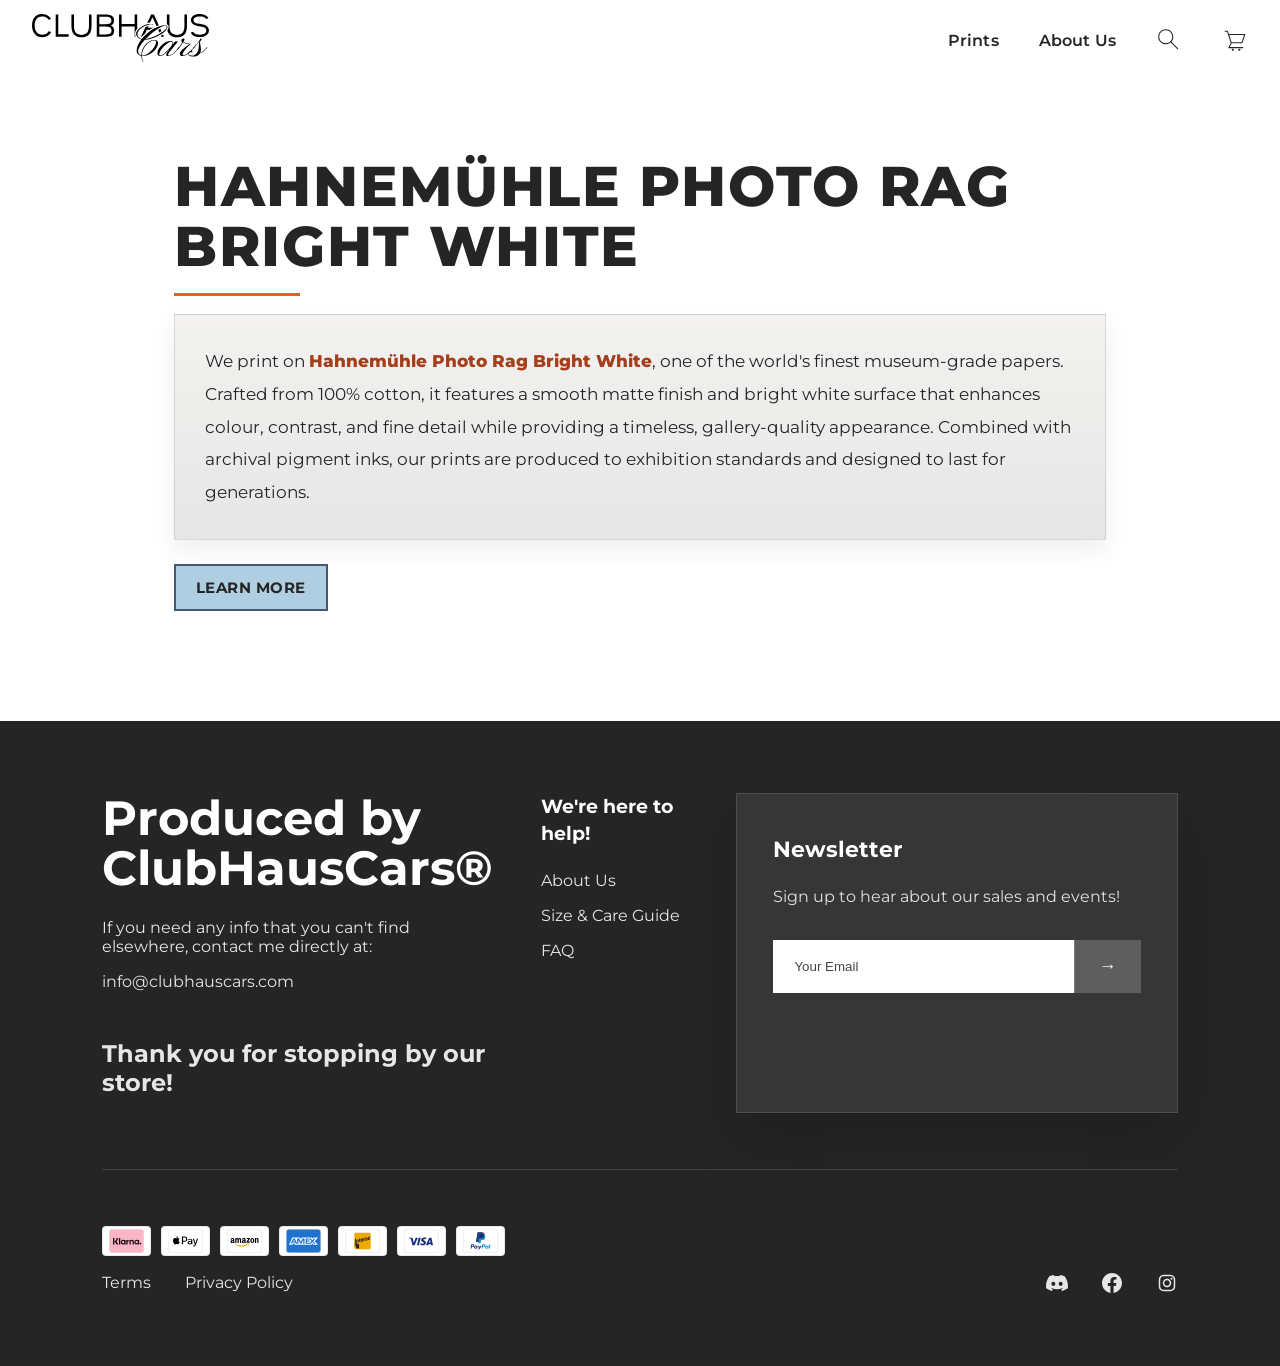
<file: hahnemuhle-photo-rag-bright-white.html>
<!DOCTYPE html>
<html lang="en">
<head>
<meta charset="UTF-8">
<meta name="viewport" content="width=device-width, initial-scale=1.0">
<title>Hahnemuhle Photo Rag Bright White | ClubHausCars</title>
<style>
@font-face { font-family:'Montserrat'; src:url('fonts/Montserrat-VariableFont_wght.ttf') format('truetype'); font-weight:100 900; font-style:normal; font-display:swap; }
:root{
--nero:#252525;
--placebo:#E6E6E6;
--white:#FFFFFF;
--fur-white:#F3F2F0;
--machine-gun-metal:#454545;
--pale-cornflower:#B0CEE2;
--dusk:#45586C;
--shocking-orange:#E95D2C;
--roof-terracotta:#A63E1B;
--ashlite:#A7A39C;
}
*{box-sizing:border-box;margin:0;padding:0;}
html{scroll-behavior:smooth;}
body{font-family:'Montserrat',sans-serif;background:var(--white);color:var(--nero);min-height:100vh;display:flex;flex-direction:column;}
a{color:inherit;text-decoration:none;}
.site-header{position:sticky;top:0;z-index:1000;height:80px;display:flex;align-items:center;justify-content:space-between;padding:0 32px;background:rgba(37,37,37,0);transition:background .3s ease,backdrop-filter .3s ease;}
.site-header.scrolled{background:rgba(37,37,37,0.88);backdrop-filter:blur(12px);}
.site-logo img{height:48px;transition:opacity .2s ease;}
.primary-navigation>ul{display:flex;align-items:center;gap:40px;list-style:none;}
.primary-navigation a{color:var(--nero);text-decoration:none;font-size:16px;font-weight:600;letter-spacing:.01em;}
.primary-navigation a:hover{color:var(--shocking-orange);}
.dropdown{position:relative;}
.dropdown-menu{display:none;position:absolute;top:100%;left:0;list-style:none;background:var(--placebo);min-width:220px;border:1px solid rgba(37,37,37,.08);box-shadow:0 24px 60px rgba(0,0,0,.14);overflow:hidden;z-index:100;}
.dropdown:hover .dropdown-menu{display:block;}
.dropdown-menu a{display:block;color:var(--nero);padding:14px 18px;font-weight:600;transition:background .2s ease,color .2s ease;}
.dropdown-menu a:hover{background:var(--dusk);color:var(--white);}
.nav-icon-button{background:none;border:none;color:var(--nero);font-size:22px;cursor:pointer;display:flex;align-items:center;justify-content:center;padding:0;}
.nav-icon-button img{display:block;height:26px;width:auto;transition:filter .3s ease,height .3s ease;}
.site-header.scrolled .primary-navigation a,
.site-header.scrolled .nav-icon-button{color:var(--white);}
.site-header.scrolled .dropdown > a{color:var(--white);}
.site-header.scrolled .dropdown-menu a{color:var(--nero);}
.site-header.scrolled .dropdown-menu a:hover{color:var(--white);}
.site-header.scrolled .nav-icon-button img{filter:invert(1);}
.site-header.scrolled .site-logo:hover img{filter:brightness(0) saturate(100%) sepia(100%) hue-rotate(9deg) saturate(550%) contrast(0.95);}

.paper-page{max-width:980px;margin:0 auto;padding:76px 24px 110px;}
.paper-page h1{font-size:clamp(30px,5vw,56px);line-height:1.08;font-weight:800;letter-spacing:.03em;text-transform:uppercase;color:var(--nero);margin-bottom:18px;}
.paper-page h1::after{content:'';display:block;width:126px;height:3px;background:var(--shocking-orange);margin-top:16px;}
.paper-page .paper-card{background:linear-gradient(180deg,var(--fur-white) 0%,var(--placebo) 100%);padding:30px 30px;border-left:4px solid var(--ashlite);border:1px solid rgba(69,88,108,.16);box-shadow:0 10px 24px rgba(37,37,37,.08);}
.paper-page p{font-size:1.08rem;line-height:1.9;color:var(--nero);}
.paper-page strong{font-weight:800;color:var(--roof-terracotta);}
.learn-more-wrap{margin-top:24px;}
.learn-more-link{display:inline-block;padding:12px 20px;background:var(--pale-cornflower);color:var(--nero);border:2px solid var(--dusk);font-size:.95rem;font-weight:700;letter-spacing:.03em;text-transform:uppercase;transition:background .2s ease,border-color .2s ease,color .2s ease,transform .2s ease;}
.learn-more-link:hover,.learn-more-link:focus-visible{background:var(--shocking-orange);border-color:var(--roof-terracotta);color:var(--white);transform:translateY(-1px);}

.site-footer{background:var(--nero);color:var(--placebo);padding:72px 8%;font-family:'Montserrat',sans-serif;}
.footer-container{display:grid;grid-template-columns:2.5fr 1fr 3fr;gap:48px;}
.footer-column h3{color:white;margin-bottom:24px;font-size:1.2rem;line-height:1.4;}
.footer-column:first-child h3{font-size:3rem;line-height:1.05;margin-bottom:24px;}
.footer-column p,.footer-column li{color:var(--placebo);margin-bottom:16px;}
.footer-column a{color:var(--placebo);text-decoration:none;}
.footer-column a:hover{color:var(--shocking-orange);}
.footer-column ul{list-style:none;padding:0;}
.footer-thanks{font-size:24px;font-weight:700;margin-top:48px;}
.footer-newsletter{background:rgba(255,255,255,.08);border:1px solid rgba(255,255,255,.12);padding:40px 36px;box-shadow:0 24px 60px rgba(0,0,0,.16);width:100%;}
.footer-newsletter h3{font-size:1.4rem;margin-bottom:18px;}
.footer-newsletter p{color:rgba(255,255,255,.85);font-size:0.98rem;line-height:1.8;margin-bottom:28px;}
.newsletter-form{display:flex;gap:0;flex-wrap:wrap;}
.newsletter-form input{flex:1;min-width:220px;padding:18px 20px;border:1px solid rgba(255,255,255,.18);border-right:0;background:var(--white);color:var(--nero);}
.newsletter-form input::placeholder{color:var(--machine-gun-metal);}
.newsletter-form button{padding:0 24px;min-width:64px;border:none;background:rgba(255,255,255,.2);color:var(--white);font-size:1.1rem;cursor:pointer;transition:background .2s ease,transform .2s ease;border-left:1px solid rgba(255,255,255,.18);}
.newsletter-form button:hover{background:rgba(255,255,255,.34);transform:translateY(-1px);}
.newsletter-message{margin-top:18px;color:var(--pale-cornflower);font-weight:700}
.footer-divider{height:1px;background:rgba(255,255,255,.12);margin:56px 0;}
.footer-bottom{display:flex;justify-content:space-between;align-items:center;flex-wrap:wrap;gap:16px;}
.footer-policies,.footer-social{display:flex;gap:34px;align-items:center;}
.footer-policies a{transition:color .2s ease;}
.footer-policies a:hover{color:var(--shocking-orange);}
.footer-social a{display:inline-flex;align-items:center;justify-content:center;}
.footer-social img{width:40px;height:40px;display:block;}
.footer-social a:nth-child(2) img{width:36px;height:36px;}
.footer-social a:nth-child(3) img{width:44px;height:44px;}
@media (max-width: 840px){.site-header{padding:0 20px;}.primary-navigation>ul{gap:22px;}.primary-navigation a{font-size:15px;}.nav-icon-button img{height:22px;}.paper-page{padding:54px 20px 84px;}.paper-page .paper-card{padding:22px 20px;}.footer-container{grid-template-columns:1fr;gap:32px;}.footer-bottom{flex-direction:column;align-items:flex-start;}.footer-policies{gap:20px;}}
</style>
<link rel="stylesheet" href="site-ui.css">
</head>
<body>
<header class="site-header">
  <div class="site-logo"><a href="index.html"><img src="film%20images/Logo%20Black.svg" alt="Club Haus Cars Logo"></a></div>
  <nav class="primary-navigation">
    <ul>
      <li class="dropdown"><a href="shop.html">Prints</a>
        <ul class="dropdown-menu">
          <li><a href="shop.html">Glossy Prints</a></li>
          <li><a href="shop.html">Matte Prints</a></li>
        </ul>
      </li>
      <li><a href="story.html">About Us</a></li>
      <li><button class="nav-icon-button" aria-label="Search"><img src="film%20images/Magnifiying%20Glass%20icon.svg" alt="Search"></button></li>
      <li><button class="nav-icon-button" aria-label="Cart"><img src="film%20images/Shopping%20Cart%20Icon.svg" alt="Cart"></button></li>
    </ul>
  </nav>
</header>

<main class="paper-page">
  <h1>Hahnemühle Photo Rag Bright White</h1>
  <section class="paper-card">
    <p>We print on <strong>Hahnemühle Photo Rag Bright White</strong>, one of the world's finest museum-grade papers. Crafted from 100% cotton, it features a smooth matte finish and bright white surface that enhances colour, contrast, and fine detail while providing a timeless, gallery-quality appearance. Combined with archival pigment inks, our prints are produced to exhibition standards and designed to last for generations.</p>
  </section>
  <div class="learn-more-wrap">
    <a class="learn-more-link" href="https://www.hahnemuehle.com/en/about-us.html" target="_blank" rel="noreferrer">Learn More</a>
  </div>
</main>

<footer class="site-footer">
  <div class="footer-container">
    <div class="footer-column">
      <h3>Produced by<br>ClubHausCars®</h3>
      <p>If you need any info that you can't find elsewhere, contact me directly at:</p>
      <p>info@clubhauscars.com</p>
      <p class="footer-thanks">Thank you for stopping by our store!</p>
    </div>
    <div class="footer-column">
      <h3>We're here to help!</h3>
      <ul>
        <li><a href="story.html">About Us</a></li>
        <li><a class="size-care-link" href="size-care-guide.html">Size &amp; Care Guide</a></li>
        <li><a href="index.html#faq">FAQ</a></li>
      </ul>
    </div>
    <div class="footer-column footer-newsletter">
      <h3>Newsletter</h3>
      <p>Sign up to hear about our sales and events!</p>
      <form class="newsletter-form">
        <input type="email" placeholder="Your Email">
        <button type="submit">→</button>
      </form>
      <div id="newsletter-message" class="newsletter-message" aria-live="polite"></div>
    </div>
  </div>
  <div class="footer-divider"></div>
  <div class="footer-bottom">
    <div class="footer-policies">
      <a href="terms.html">Terms</a>
      <a href="privacy.html">Privacy Policy</a>
    </div>
    <div class="footer-social">
      <a href="#"><img src="film%20images/discord%20icon.svg" alt="Discord"></a>
      <a href="#"><img src="film%20images/facebook%20icon.svg" alt="Facebook"></a>
      <a href="https://www.instagram.com/clubhauscars/" target="_blank" rel="noreferrer"><img src="film%20images/instagram%20icon.svg" alt="Instagram"></a>
    </div>
  </div>
</footer>

<script src="site-ui.js"></script>
<script>
const header = document.querySelector('.site-header');
const logo = document.querySelector('.site-logo img');
window.addEventListener('scroll', () => {
  const isScrolled = window.scrollY > 20;
  header.classList.toggle('scrolled', isScrolled);
  if (logo) logo.src = isScrolled ? 'film%20images/Logo%20White.svg' : 'film%20images/Logo%20Black.svg';
});

const newsletterForm = document.querySelector('.newsletter-form');
const newsletterMessage = document.getElementById('newsletter-message');
if (newsletterForm && newsletterMessage) {
  newsletterForm.addEventListener('submit', (e) => {
    e.preventDefault();
    const input = newsletterForm.querySelector('input[type="email"]');
    const email = input ? input.value.trim() : '';
    if (email) {
      newsletterMessage.textContent = 'Thanks for subscribing!';
      input.value = '';
    } else {
      newsletterMessage.textContent = 'Please enter a valid email.';
    }
  });
}
</script>
</body>
</html>
</file>
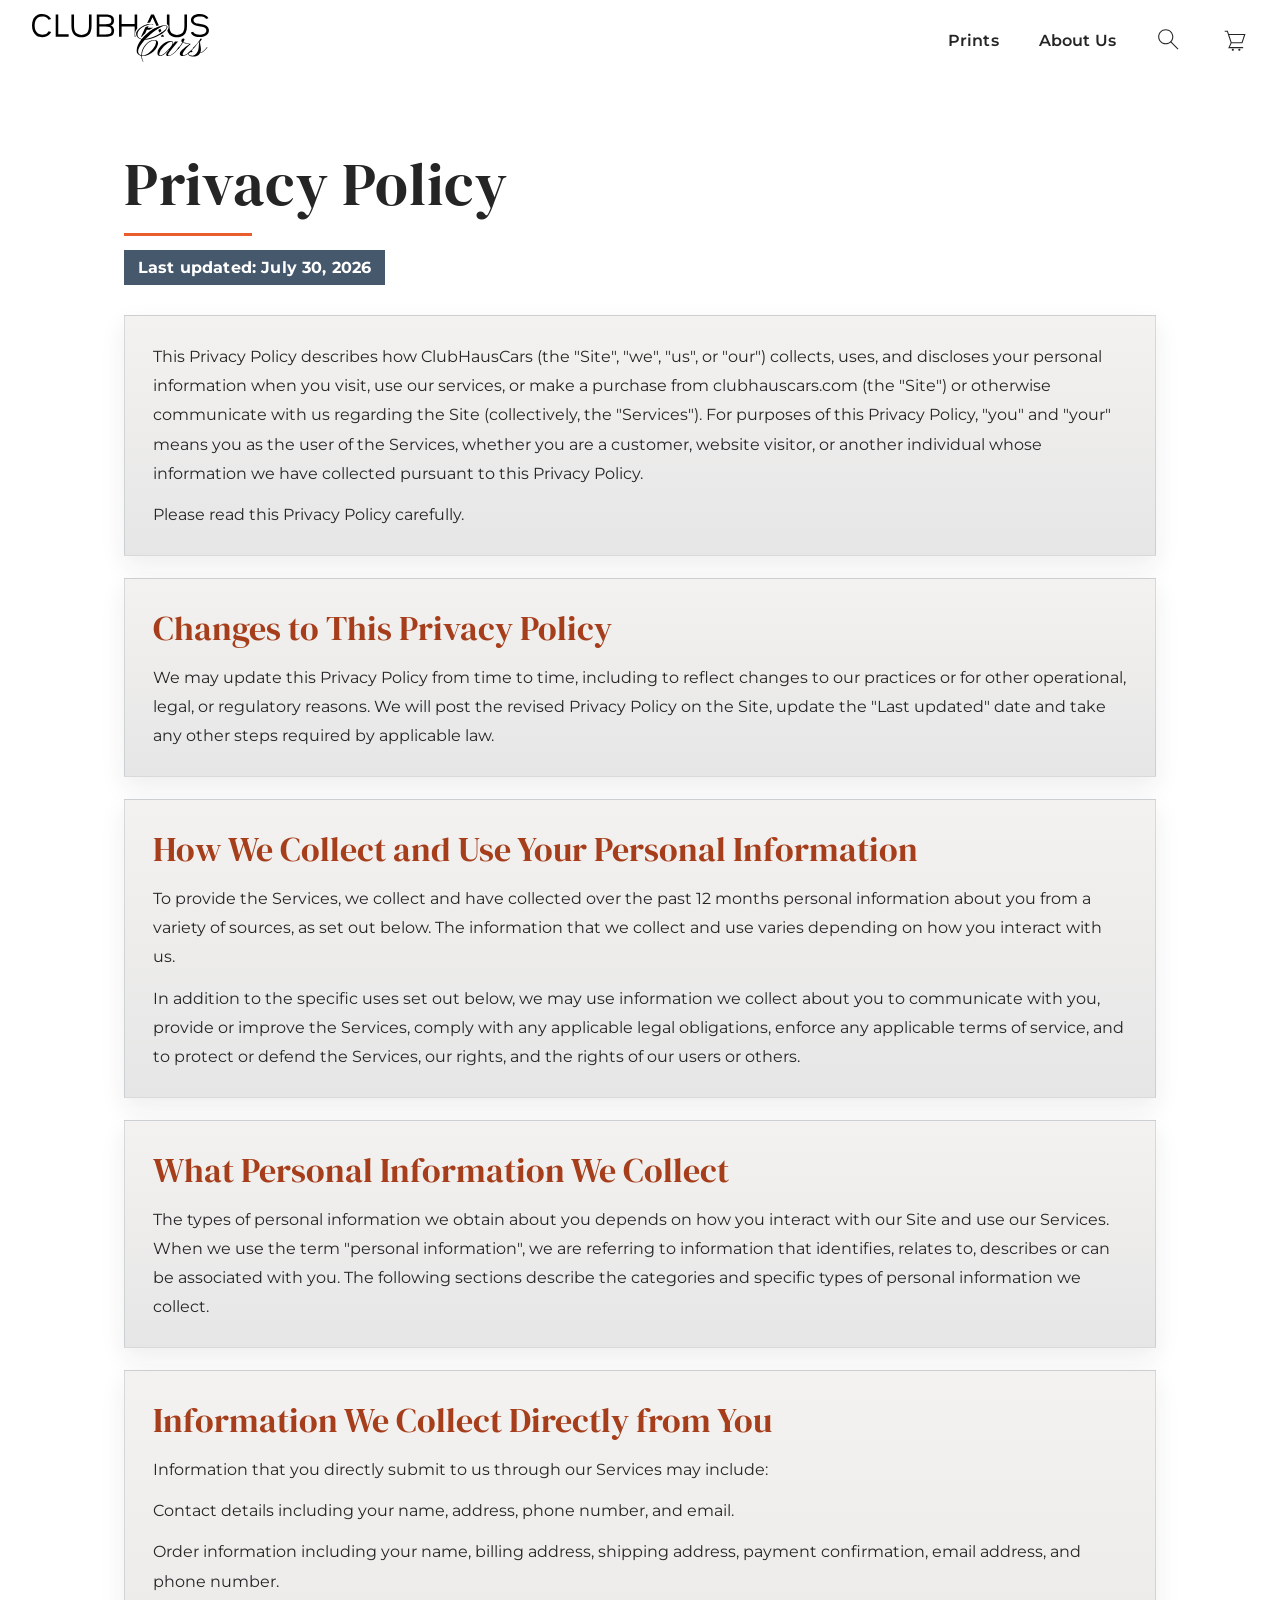
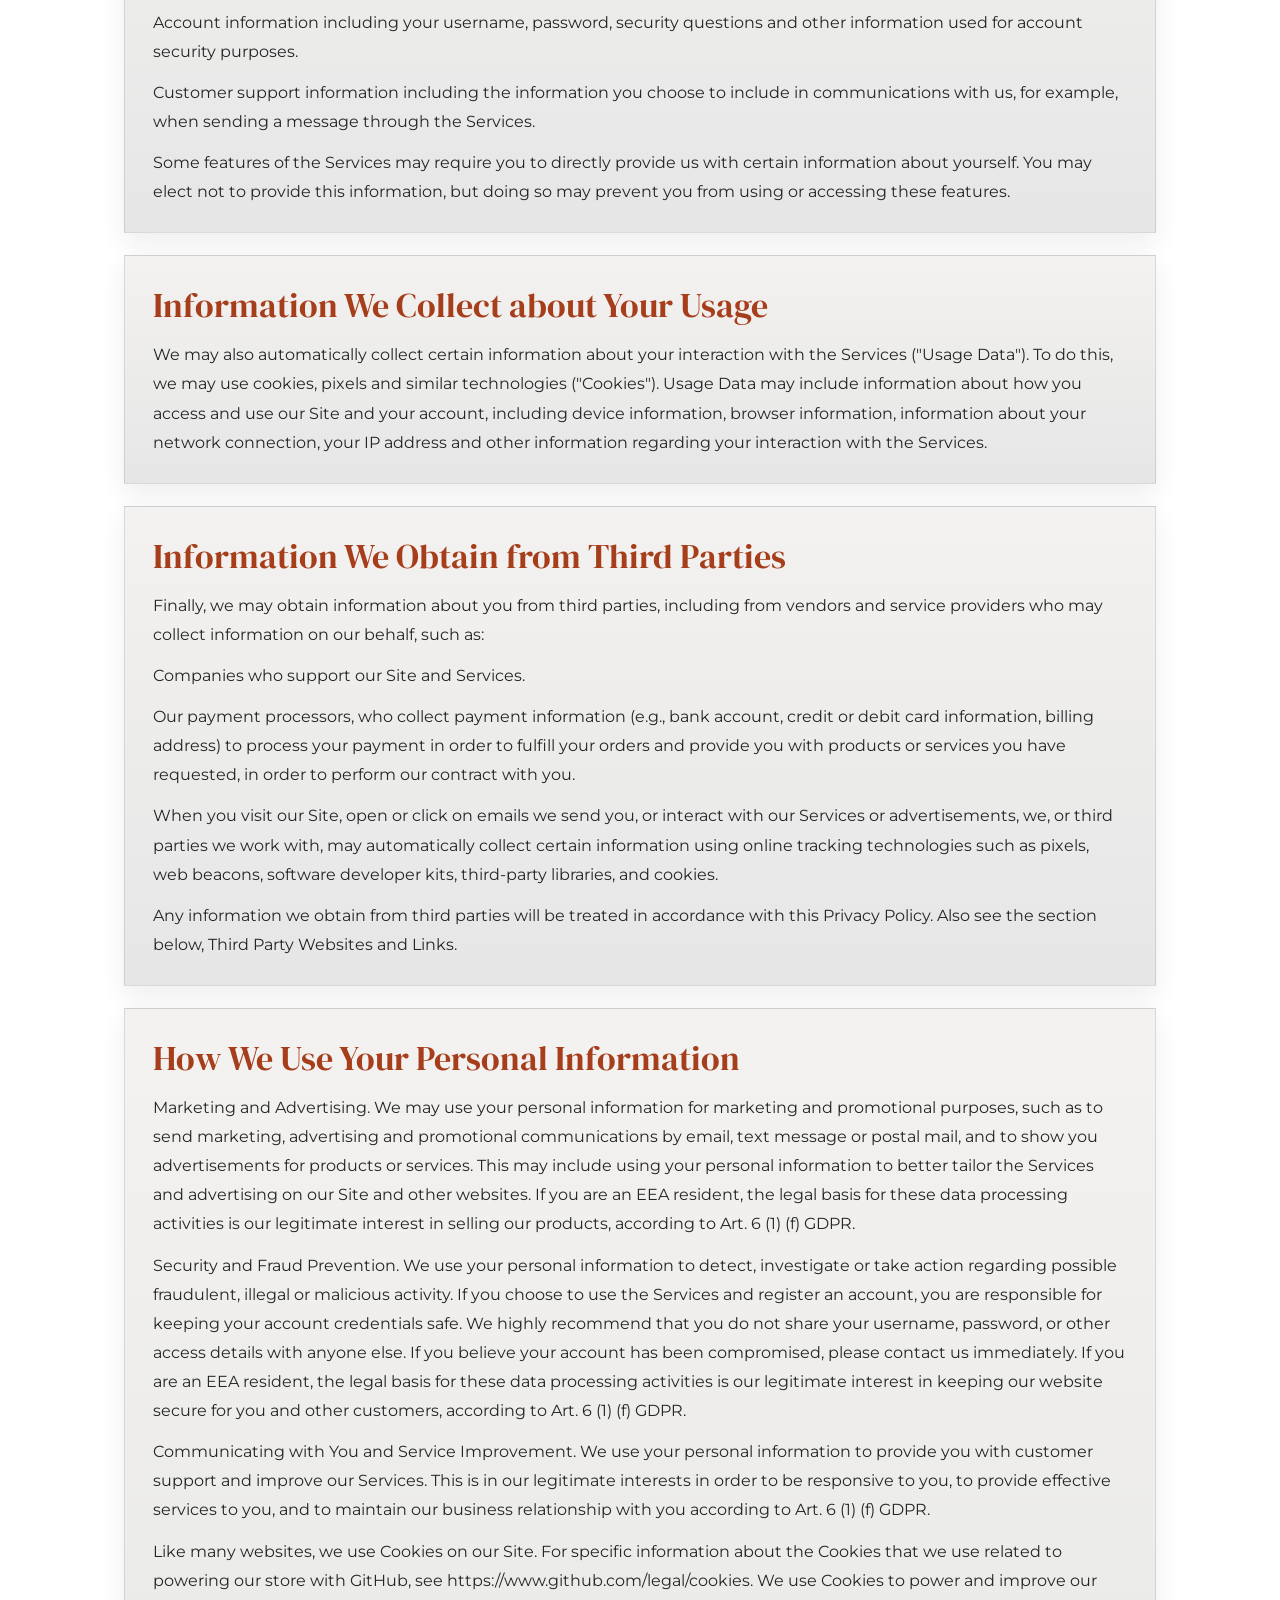
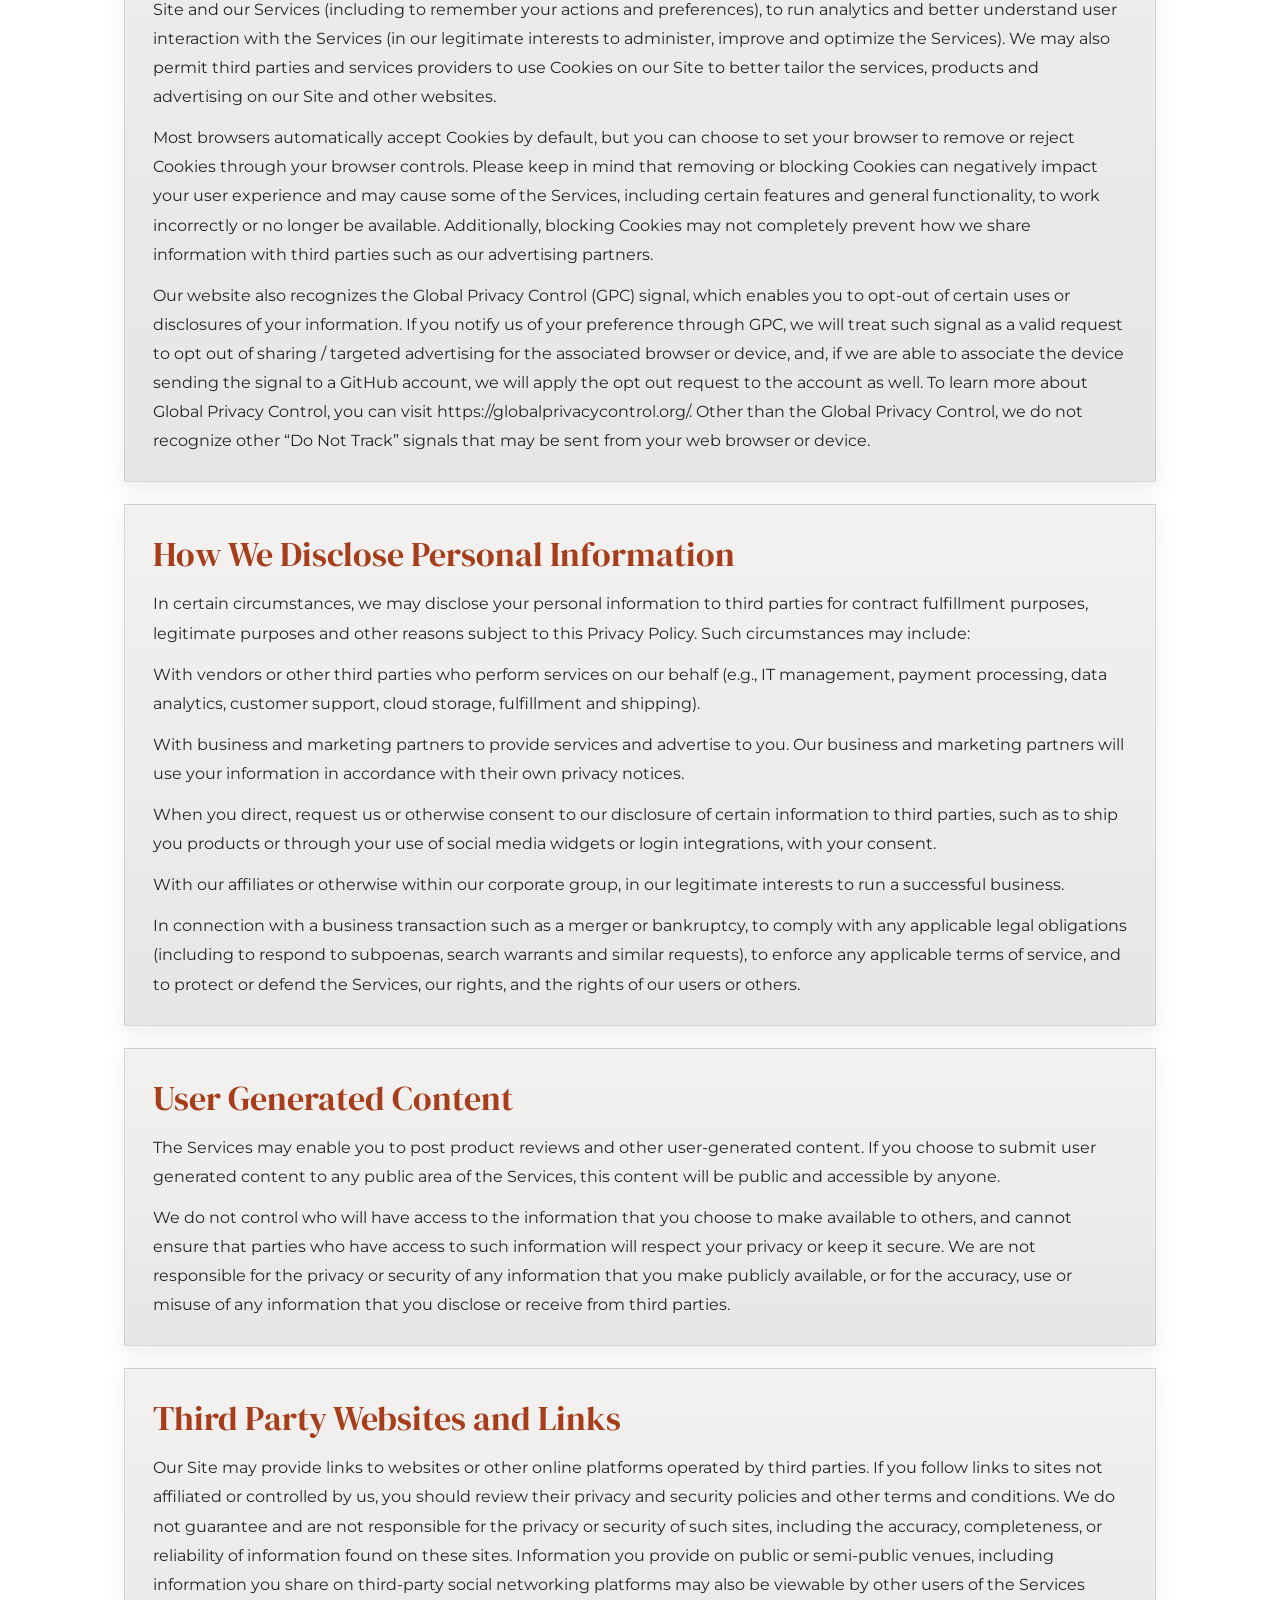
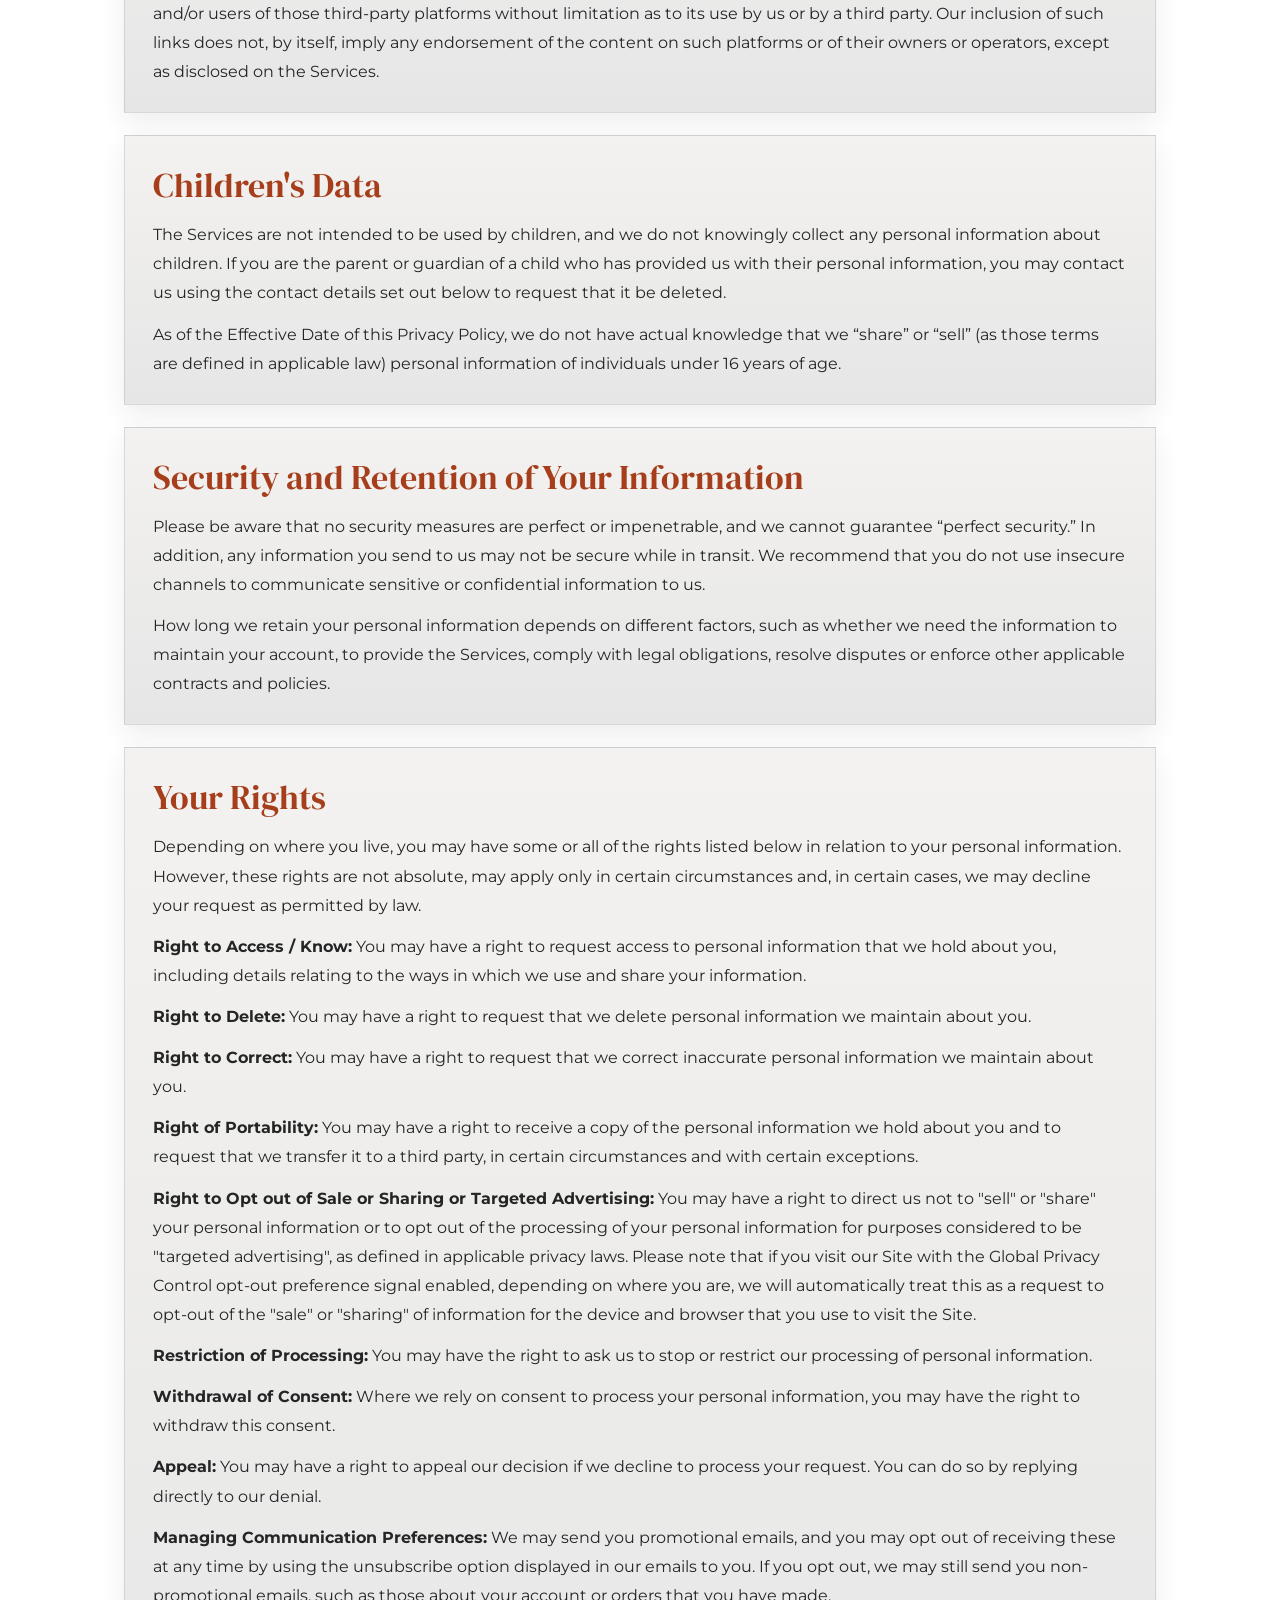
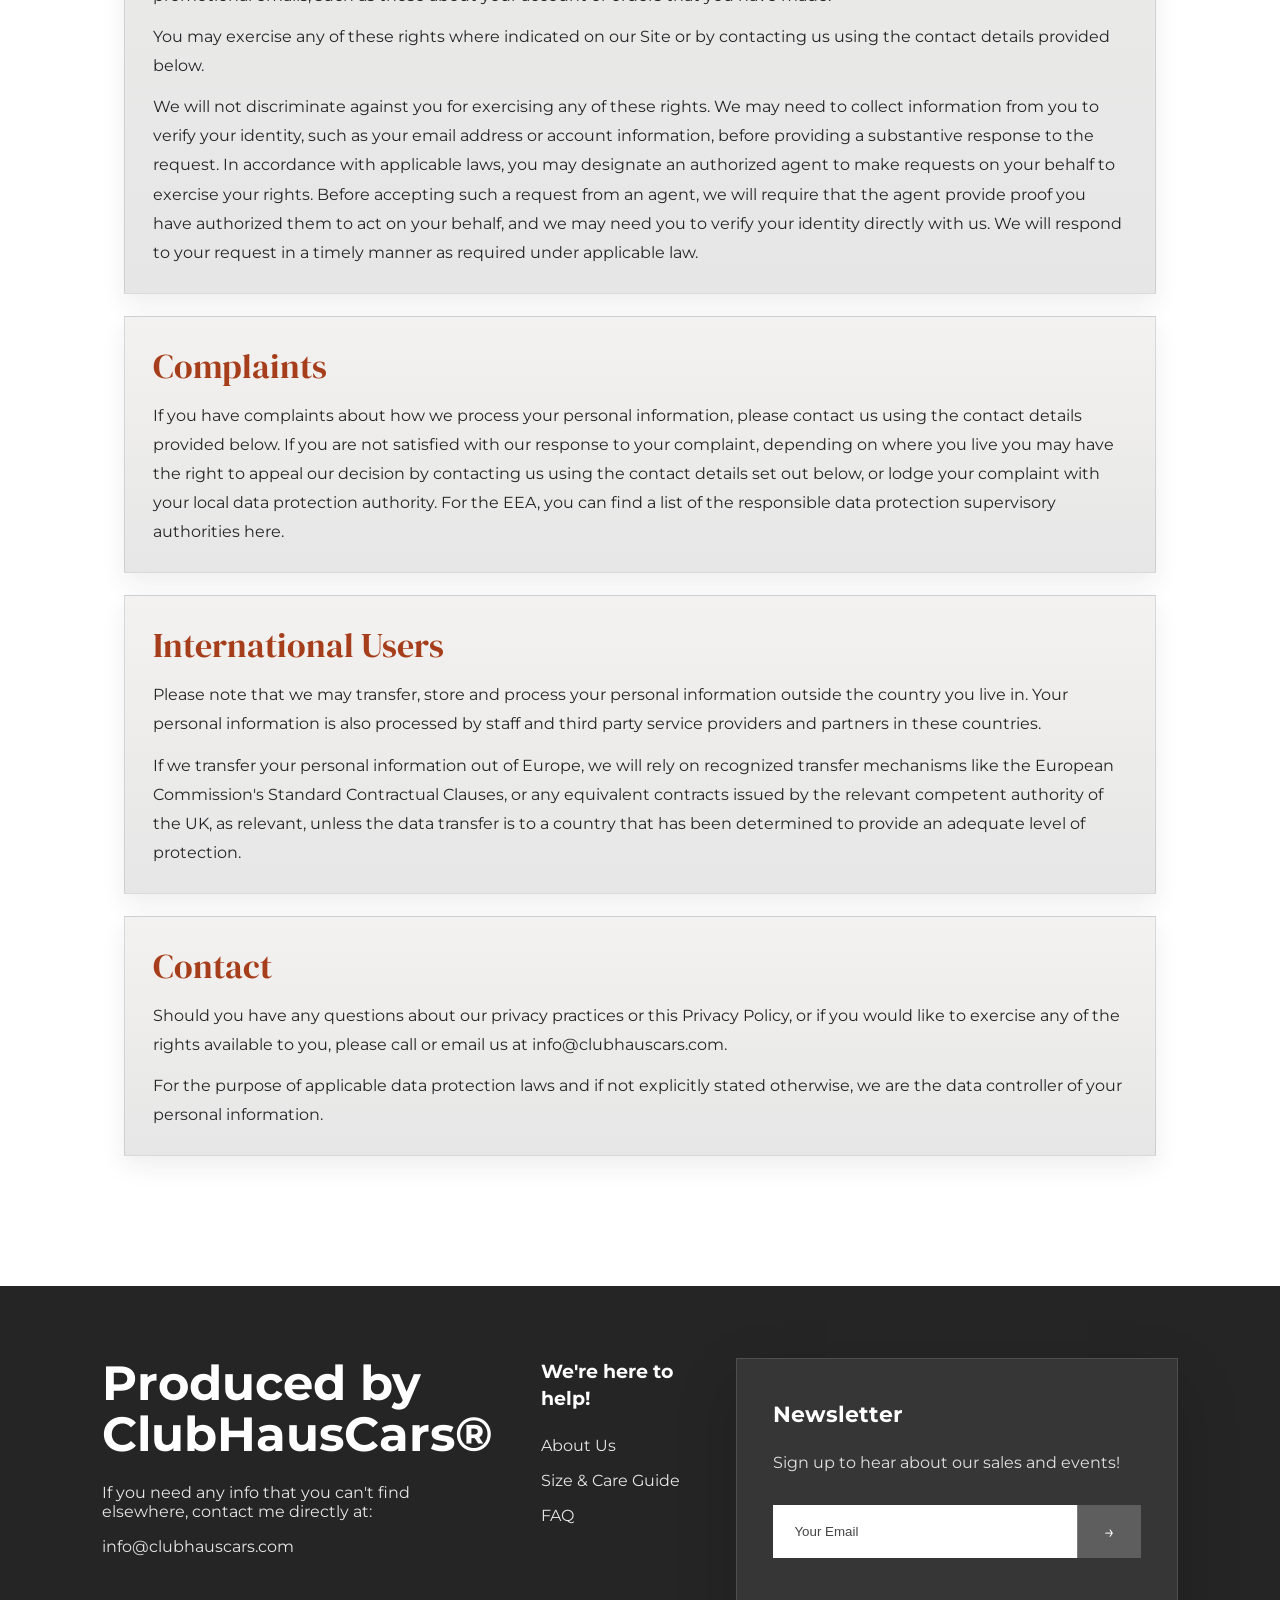
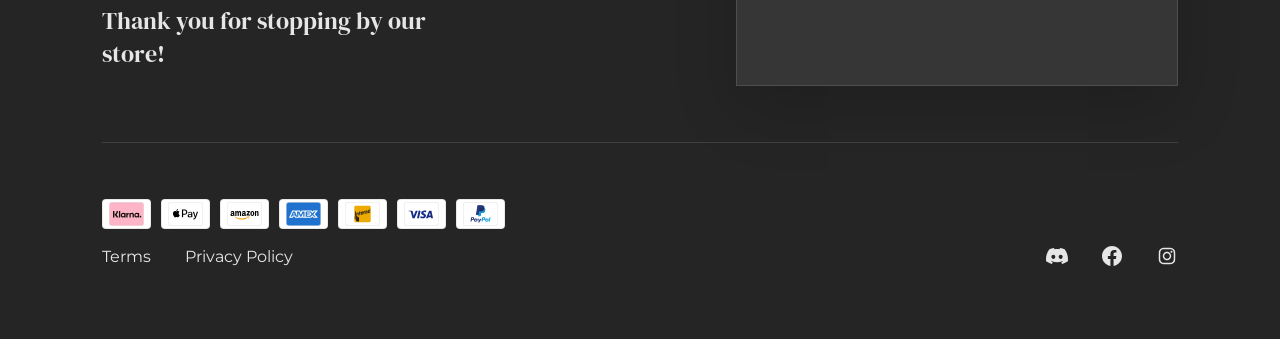
<file: privacy.html>
<!DOCTYPE html>
<html lang="en">
<head>
<meta charset="UTF-8">
<meta name="viewport" content="width=device-width, initial-scale=1.0">
<title>Privacy Policy | ClubHausCars</title>
<style>
@font-face { font-family:'Montserrat'; src:url('fonts/Montserrat-VariableFont_wght.ttf') format('truetype'); font-weight:100 900; font-style:normal; font-display:swap; }
@font-face { font-family:'DM Serif Display'; src:url('fonts/DMSerifDisplay-Regular.ttf') format('truetype'); font-weight:400; font-style:normal; font-display:swap; }
@font-face { font-family:'Liu Jian Mao Cao'; src:url('fonts/LiuJianMaoCao-Regular.ttf') format('truetype'); font-weight:400; font-style:normal; font-display:swap; }
:root{
--nero:#252525;
--placebo:#E6E6E6;
--white:#FFFFFF;
--fur-white:#F3F2F0;
--machine-gun-metal:#454545;
--pale-cornflower:#B0CEE2;
--dusk:#45586C;
--shocking-orange:#E95D2C;
--roof-terracotta:#A63E1B;
--ashlite:#A7A39C;
}
*{box-sizing:border-box;margin:0;padding:0;}
html{scroll-behavior:smooth;}
body{font-family:'Montserrat',sans-serif;background:var(--white);color:var(--nero);min-height:100vh;display:flex;flex-direction:column;}
a{color:inherit;text-decoration:none;}
button{font:inherit;}
.site-header{position:sticky;top:0;z-index:1000;height:80px;display:flex;align-items:center;justify-content:space-between;padding:0 32px;background:rgba(37,37,37,0);transition:background .3s ease,backdrop-filter .3s ease;}
.site-header.scrolled{background:rgba(37,37,37,0.88);backdrop-filter:blur(12px);}
.site-logo img{height:48px;transition:opacity .2s ease;}
.primary-navigation>ul{display:flex;align-items:center;gap:40px;list-style:none;}
.primary-navigation a{color:var(--nero);text-decoration:none;font-size:16px;font-weight:600;letter-spacing:.01em;}
.primary-navigation a:hover{color:var(--shocking-orange);}
.dropdown{position:relative;}
.dropdown-menu{display:none;position:absolute;top:100%;left:0;list-style:none;background:var(--placebo);min-width:220px;border:1px solid rgba(37,37,37,.08);border-radius:0;box-shadow:0 24px 60px rgba(0,0,0,.14);overflow:hidden;z-index:100;}
.dropdown:hover .dropdown-menu{display:block;}
.dropdown-menu a{display:block;color:var(--nero);padding:14px 18px;font-weight:600;transition:background .2s ease,color .2s ease;}
.dropdown-menu a:hover{background:var(--dusk);color:var(--white);}
.nav-icon-button{background:none;border:none;color:var(--nero);font-size:22px;cursor:pointer;display:flex;align-items:center;justify-content:center;padding:0;}
.nav-icon-button img{display:block;height:26px;width:auto;transition:filter .3s ease,height .3s ease;}
.site-header.scrolled .primary-navigation a,
.site-header.scrolled .nav-icon-button{color:var(--white);}
.site-header.scrolled .dropdown > a{color:var(--white);}
.site-header.scrolled .dropdown-menu a{color:var(--nero);}
.site-header.scrolled .dropdown-menu a:hover{color:var(--white);}
.site-header.scrolled .nav-icon-button img{filter:invert(1);}
.site-header.scrolled .site-logo:hover img{filter:brightness(0) saturate(100%) sepia(100%) hue-rotate(9deg) saturate(550%) contrast(0.95);}
.hero-section{height:calc(100vh - 80px);background:url('film%20images/film%2014.PNG');background-size:cover;background-position:center;display:flex;align-items:center;justify-content:center;text-align:center;padding:0 24px;}
.hero-content h1{font-family:'Liu Jian Mao Cao',cursive;font-size:350px;color:var(--white);font-weight:400;line-height:0.9;margin-bottom:18px;text-shadow:-3px -3px 0 var(--shocking-orange),3px -3px 0 var(--shocking-orange),-3px 3px 0 var(--shocking-orange),3px 3px 0 var(--shocking-orange);-webkit-text-stroke:0;text-stroke:0;}
.hero-button{display:inline-block;margin-top:20px;padding:16px 36px;background:var(--pale-cornflower);color:var(--nero);text-decoration:none;font-family:'Montserrat',sans-serif;font-weight:600;border:2px solid var(--dusk);border-radius:0;transition:transform .2s ease,background .2s ease,border-color .2s ease,color .2s ease;}
.hero-button:hover{background:var(--shocking-orange);border-color:var(--roof-terracotta);color:var(--white);transform:translateY(-1px);}
.section-title{font-family:'DM Serif Display',serif;font-size:3rem;text-align:center;margin-bottom:40px;}
.events-title{font-family:'Liu Jian Mao Cao',cursive;font-size:350px;font-weight:400;color:var(--white);-webkit-text-stroke:4px var(--shocking-orange);text-stroke:4px var(--shocking-orange);}
.faq-section{padding:100px 8%;background:var(--white);}
.faq-container{max-width:1040px;margin:0 auto;text-align:center;background:transparent;padding:0;box-shadow:none;border-radius:0;}
.faq-description{color:var(--machine-gun-metal);font-size:1.2rem;line-height:1.9;margin:0 auto 10px;max-width:720px;font-weight:400;text-align:center;}
.faq-time{color:var(--machine-gun-metal);font-size:1.2rem;line-height:1.9;margin:0 auto 40px;max-width:720px;font-weight:400;text-align:center;}
.faq-list{background:var(--placebo);border:1px solid var(--placebo);border-radius:0;overflow:hidden;}
.faq-item{appearance:none;-webkit-appearance:none;border:0;background:transparent;width:100%;text-align:left;padding:24px 26px;color:var(--nero);font-family:'Montserrat',sans-serif;font-size:1.4rem;font-weight:700;display:flex;justify-content:space-between;align-items:center;cursor:pointer;border-bottom:1px solid rgba(0,0,0,0.06);}
.faq-item:hover{background:var(--placebo);}
.faq-item span{font-size:1.4rem;color:var(--nero);transition:transform .2s ease;}
.faq-item:focus{outline:2px solid var(--pale-cornflower);outline-offset:2px;border-radius:2px;}
.faq-panel{display:none;text-align:left;padding:18px 26px 26px;margin:0;background:var(--placebo);color:var(--machine-gun-metal);font-family:'Montserrat',sans-serif;font-size:1rem;line-height:1.8;}
.faq-item[aria-expanded="true"] span{transform:rotate(180deg);} 
/* spacing for FAQ content paragraphs */
.faq-panel p{margin:0 0 18px;}
.faq-panel h4{margin-top:22px;margin-bottom:8px;}
.newsletter-message{margin-top:18px;color:var(--pale-cornflower);font-weight:700}
.shop-divider{background-image:url('./film images/gradient.jpg');background-size:cover;background-position:center;background-repeat:no-repeat;padding:24px 20px;}
.shop-divider .section-title{font-family:'Montserrat',sans-serif;font-weight:400;color:var(--white);margin:0;text-transform:uppercase;transition:color .2s ease;}
.shop-divider .section-title:hover{color:var(--pale-cornflower);}
.shop-divider .section-title::after{display:none;}
.shop-section{padding:80px 4% 100px;}
.features-section,.about-section{padding:100px 8%;}
.primary-navigation a,.dropdown-menu a{font-family:'Montserrat',sans-serif;font-size:16px;}
.site-footer{background:var(--nero);color:var(--placebo);padding:72px 8%;font-family:'Montserrat',sans-serif;}
.footer-thanks{font-family:'DM Serif Display',serif;font-size:24px;margin-top:48px;}
.gallery-grid{display:grid;grid-template-columns:repeat(3,minmax(0,1fr));gap:20px;}
.gallery-item{position:relative;overflow:hidden;border-radius:0;}
.gallery-item img{width:100%;display:block;aspect-ratio:1/1;object-fit:cover;transition:filter .25s ease,transform .25s ease;}
.gallery-item::after{content:'View';position:absolute;inset:0;display:flex;align-items:center;justify-content:center;color:var(--white);font-family:'DM Serif Display',serif;font-size:1.2rem;opacity:0;transition:opacity .25s ease,transform .25s ease;background:rgba(0,0,0,0.15);}
.gallery-item:hover img{filter:brightness(0.9);transform:scale(1.02);}
.gallery-item:hover::after{opacity:1;transform:translateY(-2px);}
.features-grid{display:grid;grid-template-columns:repeat(3,minmax(0,1fr));gap:30px;}
.feature-card{background:var(--white);padding:30px;border-radius:16px;box-shadow:0 18px 40px rgba(0,0,0,.08);}
.feature-card h2{font-family:'DM Serif Display',serif;margin-bottom:12px;}
.gallery-section{padding:100px 8%;}
.gallery-grid{display:grid;grid-template-columns:repeat(3,minmax(0,1fr));gap:20px;}
.gallery-item img{width:100%;display:block;aspect-ratio:1/1;object-fit:cover;}
.about-section{text-align:center;background:var(--white);border-radius:28px;box-shadow:0 24px 60px rgba(0,0,0,.12);padding:80px 50px;}
.about-section p{max-width:700px;margin:0 auto;color:var(--machine-gun-metal);font-size:1.03rem;line-height:1.8;}
.site-footer{background:var(--nero);color:var(--placebo);padding:72px 8%;}
.footer-container{display:grid;grid-template-columns:2.5fr 1fr 3fr;gap:48px;}
.footer-column h3{color:white;margin-bottom:24px;font-size:1.2rem;line-height:1.4;}
.footer-column:first-child h3{font-size:3rem;line-height:1.05;margin-bottom:24px;}
.footer-column p,.footer-column li{color:var(--placebo);margin-bottom:16px;}
.footer-column a{color:var(--placebo);text-decoration:none;}
.footer-column a:hover{color:var(--shocking-orange);}
.footer-column ul{list-style:none;padding:0;}
.footer-thanks{font-family:'DM Serif Display',serif;font-size:24px;margin-top:48px;}
.footer-newsletter{background:rgba(255,255,255,.08);border:1px solid rgba(255,255,255,.12);padding:40px 36px;border-radius:0;box-shadow:0 24px 60px rgba(0,0,0,.16);width:100%;}
.footer-newsletter h3{font-size:1.4rem;margin-bottom:18px;}
.footer-newsletter p{color:rgba(255,255,255,.85);font-size:0.98rem;line-height:1.8;margin-bottom:28px;}
.newsletter-form{display:flex;gap:0;flex-wrap:wrap;}
.newsletter-form input{flex:1;min-width:220px;padding:18px 20px;border-radius:0;border:1px solid rgba(255,255,255,.18);border-right:0;background:var(--white);color:var(--nero);}
.newsletter-form input::placeholder{color:var(--machine-gun-metal);}
.newsletter-form button{padding:0 24px;min-width:64px;border:none;border-radius:0;background:rgba(255,255,255,.2);color:var(--white);font-size:1.1rem;cursor:pointer;transition:background .2s ease,transform .2s ease;border-left:1px solid rgba(255,255,255,.18);}
.newsletter-form button:hover{background:rgba(255,255,255,.34);transform:translateY(-1px);}
.footer-divider{height:1px;background:rgba(255,255,255,.12);margin:56px 0;}
.footer-bottom{display:flex;justify-content:space-between;align-items:center;flex-wrap:wrap;gap:16px;}
.footer-policies,.footer-social{display:flex;gap:34px;align-items:center;}
.footer-policies a{transition:color .2s ease;}
.footer-policies a:hover{color:var(--shocking-orange);}
.footer-social a{display:inline-flex;align-items:center;justify-content:center;}
.footer-social img{width:40px;height:40px;display:block;}
.footer-social a:nth-child(2) img{width:36px;height:36px;}
.footer-social a:nth-child(3) img{width:44px;height:44px;}
@media (max-width: 840px){.site-header{padding:0 20px;}.primary-navigation>ul{gap:22px;}.primary-navigation a{font-size:15px;}.nav-icon-button img{height:22px;}.features-grid,.gallery-grid{grid-template-columns:1fr;}.features-section,.about-section,.gallery-section{padding:60px 6%;}.hero-content h1{font-size:clamp(3.6rem,15vw,6rem);}}

/* privacy page specific */
.privacy-page-content{max-width:1080px;margin:0 auto;padding:74px 24px 108px;background:transparent;}
.privacy-page-content h1{font-family:'DM Serif Display',serif;font-size:clamp(34px,6vw,60px);margin-bottom:14px;color:var(--nero);line-height:1.02;font-weight:400;font-style:normal;letter-spacing:.01em;}
.privacy-page-content h1::after{content:'';display:block;width:128px;height:3px;background:var(--shocking-orange);margin-top:18px;}
.privacy-page-content .page-intro{display:inline-block;color:var(--white);background:var(--dusk);padding:8px 14px;margin-bottom:30px;font-family:'Montserrat',sans-serif;font-weight:700;letter-spacing:.01em;}
.privacy-page-content .policy-section{margin-bottom:22px;background:linear-gradient(180deg,var(--fur-white) 0%,var(--placebo) 100%);padding:26px 28px;border-left:4px solid var(--ashlite);border:1px solid rgba(69,88,108,.16);color:var(--machine-gun-metal);font-family:'Montserrat',sans-serif;box-shadow:0 10px 24px rgba(37,37,37,.08);} 
.privacy-page-content .policy-section h2{font-family:'DM Serif Display',serif;font-size:clamp(22px,2.8vw,34px);margin-bottom:12px;color:var(--roof-terracotta);font-weight:400;font-style:normal;}
.privacy-page-content .policy-section p{margin-bottom:12px;color:var(--nero);line-height:1.82;font-size:1rem;}
.privacy-page-content .policy-section p:last-child{margin-bottom:0;}
.privacy-page-content a{color:var(--shocking-orange);text-decoration:underline;text-underline-offset:2px;}
@media (max-width: 840px){
  .privacy-page-content{padding:52px 20px 82px;}
  .privacy-page-content .policy-section{padding:22px 20px;}
}
</style>
<link rel="stylesheet" href="site-ui.css">
</head>
<body>
<header class="site-header">
  <div class="site-logo"><a href="index.html"><img src="film%20images/Logo%20Black.svg" alt="Club Haus Cars Logo"></a></div>
  <nav class="primary-navigation">
    <ul>
      <li class="dropdown"><a href="shop.html">Prints</a>
        <ul class="dropdown-menu">
          <li><a href="shop.html">Glossy Prints</a></li>
          <li><a href="shop.html">Matte Prints</a></li>
        </ul>
      </li>
      <li><a href="story.html">About Us</a></li>
      <li><button class="nav-icon-button" aria-label="Search"><img src="film%20images/Magnifiying%20Glass%20icon.svg" alt="Search"></button></li>
      <li><button class="nav-icon-button" aria-label="Cart"><img src="film%20images/Shopping%20Cart%20Icon.svg" alt="Cart"></button></li>
    </ul>
  </nav>
</header>

<main>
  <section class="privacy-page-content">
    <h1>Privacy Policy</h1>
    <p class="page-intro">Last updated: July 30, 2026</p>

    <section class="policy-section">
      <p>This Privacy Policy describes how ClubHausCars (the "Site", "we", "us", or "our") collects, uses, and discloses your personal information when you visit, use our services, or make a purchase from clubhauscars.com (the "Site") or otherwise communicate with us regarding the Site (collectively, the "Services"). For purposes of this Privacy Policy, "you" and "your" means you as the user of the Services, whether you are a customer, website visitor, or another individual whose information we have collected pursuant to this Privacy Policy.</p>
      <p>Please read this Privacy Policy carefully.</p>
    </section>

    <section class="policy-section">
      <h2>Changes to This Privacy Policy</h2>
      <p>We may update this Privacy Policy from time to time, including to reflect changes to our practices or for other operational, legal, or regulatory reasons. We will post the revised Privacy Policy on the Site, update the "Last updated" date and take any other steps required by applicable law.</p>
    </section>

    <section class="policy-section">
      <h2>How We Collect and Use Your Personal Information</h2>
      <p>To provide the Services, we collect and have collected over the past 12 months personal information about you from a variety of sources, as set out below. The information that we collect and use varies depending on how you interact with us.</p>
      <p>In addition to the specific uses set out below, we may use information we collect about you to communicate with you, provide or improve the Services, comply with any applicable legal obligations, enforce any applicable terms of service, and to protect or defend the Services, our rights, and the rights of our users or others.</p>
    </section>

    <section class="policy-section">
      <h2>What Personal Information We Collect</h2>
      <p>The types of personal information we obtain about you depends on how you interact with our Site and use our Services. When we use the term "personal information", we are referring to information that identifies, relates to, describes or can be associated with you. The following sections describe the categories and specific types of personal information we collect.</p>
    </section>

    <section class="policy-section">
      <h2>Information We Collect Directly from You</h2>
      <p>Information that you directly submit to us through our Services may include:</p>
      <p>Contact details including your name, address, phone number, and email.</p>
      <p>Order information including your name, billing address, shipping address, payment confirmation, email address, and phone number.</p>
      <p>Account information including your username, password, security questions and other information used for account security purposes.</p>
      <p>Customer support information including the information you choose to include in communications with us, for example, when sending a message through the Services.</p>
      <p>Some features of the Services may require you to directly provide us with certain information about yourself. You may elect not to provide this information, but doing so may prevent you from using or accessing these features.</p>
    </section>

    <section class="policy-section">
      <h2>Information We Collect about Your Usage</h2>
      <p>We may also automatically collect certain information about your interaction with the Services ("Usage Data"). To do this, we may use cookies, pixels and similar technologies ("Cookies"). Usage Data may include information about how you access and use our Site and your account, including device information, browser information, information about your network connection, your IP address and other information regarding your interaction with the Services.</p>
    </section>

    <section class="policy-section">
      <h2>Information We Obtain from Third Parties</h2>
      <p>Finally, we may obtain information about you from third parties, including from vendors and service providers who may collect information on our behalf, such as:</p>
      <p>Companies who support our Site and Services.</p>
      <p>Our payment processors, who collect payment information (e.g., bank account, credit or debit card information, billing address) to process your payment in order to fulfill your orders and provide you with products or services you have requested, in order to perform our contract with you.</p>
      <p>When you visit our Site, open or click on emails we send you, or interact with our Services or advertisements, we, or third parties we work with, may automatically collect certain information using online tracking technologies such as pixels, web beacons, software developer kits, third-party libraries, and cookies.</p>
      <p>Any information we obtain from third parties will be treated in accordance with this Privacy Policy. Also see the section below, Third Party Websites and Links.</p>
    </section>

    <section class="policy-section">
      <h2>How We Use Your Personal Information</h2>
      <p>Marketing and Advertising. We may use your personal information for marketing and promotional purposes, such as to send marketing, advertising and promotional communications by email, text message or postal mail, and to show you advertisements for products or services. This may include using your personal information to better tailor the Services and advertising on our Site and other websites. If you are an EEA resident, the legal basis for these data processing activities is our legitimate interest in selling our products, according to Art. 6 (1) (f) GDPR.</p>
      <p>Security and Fraud Prevention. We use your personal information to detect, investigate or take action regarding possible fraudulent, illegal or malicious activity. If you choose to use the Services and register an account, you are responsible for keeping your account credentials safe. We highly recommend that you do not share your username, password, or other access details with anyone else. If you believe your account has been compromised, please contact us immediately. If you are an EEA resident, the legal basis for these data processing activities is our legitimate interest in keeping our website secure for you and other customers, according to Art. 6 (1) (f) GDPR.</p>
      <p>Communicating with You and Service Improvement. We use your personal information to provide you with customer support and improve our Services. This is in our legitimate interests in order to be responsive to you, to provide effective services to you, and to maintain our business relationship with you according to Art. 6 (1) (f) GDPR.</p>
      <p>Like many websites, we use Cookies on our Site. For specific information about the Cookies that we use related to powering our store with GitHub, see https://www.github.com/legal/cookies. We use Cookies to power and improve our Site and our Services (including to remember your actions and preferences), to run analytics and better understand user interaction with the Services (in our legitimate interests to administer, improve and optimize the Services). We may also permit third parties and services providers to use Cookies on our Site to better tailor the services, products and advertising on our Site and other websites.</p>
      <p>Most browsers automatically accept Cookies by default, but you can choose to set your browser to remove or reject Cookies through your browser controls. Please keep in mind that removing or blocking Cookies can negatively impact your user experience and may cause some of the Services, including certain features and general functionality, to work incorrectly or no longer be available. Additionally, blocking Cookies may not completely prevent how we share information with third parties such as our advertising partners.</p>
      <p>Our website also recognizes the Global Privacy Control (GPC) signal, which enables you to opt-out of certain uses or disclosures of your information. If you notify us of your preference through GPC, we will treat such signal as a valid request to opt out of sharing / targeted advertising for the associated browser or device, and, if we are able to associate the device sending the signal to a GitHub account, we will apply the opt out request to the account as well. To learn more about Global Privacy Control, you can visit https://globalprivacycontrol.org/. Other than the Global Privacy Control, we do not recognize other “Do Not Track” signals that may be sent from your web browser or device.</p>
    </section>

    <section class="policy-section">
      <h2>How We Disclose Personal Information</h2>
      <p>In certain circumstances, we may disclose your personal information to third parties for contract fulfillment purposes, legitimate purposes and other reasons subject to this Privacy Policy. Such circumstances may include:</p>
      <p>With vendors or other third parties who perform services on our behalf (e.g., IT management, payment processing, data analytics, customer support, cloud storage, fulfillment and shipping).</p>
      <p>With business and marketing partners to provide services and advertise to you. Our business and marketing partners will use your information in accordance with their own privacy notices.</p>
      <p>When you direct, request us or otherwise consent to our disclosure of certain information to third parties, such as to ship you products or through your use of social media widgets or login integrations, with your consent.</p>
      <p>With our affiliates or otherwise within our corporate group, in our legitimate interests to run a successful business.</p>
      <p>In connection with a business transaction such as a merger or bankruptcy, to comply with any applicable legal obligations (including to respond to subpoenas, search warrants and similar requests), to enforce any applicable terms of service, and to protect or defend the Services, our rights, and the rights of our users or others.</p>
    </section>

    <section class="policy-section">
      <h2>User Generated Content</h2>
      <p>The Services may enable you to post product reviews and other user-generated content. If you choose to submit user generated content to any public area of the Services, this content will be public and accessible by anyone.</p>
      <p>We do not control who will have access to the information that you choose to make available to others, and cannot ensure that parties who have access to such information will respect your privacy or keep it secure. We are not responsible for the privacy or security of any information that you make publicly available, or for the accuracy, use or misuse of any information that you disclose or receive from third parties.</p>
    </section>

    <section class="policy-section">
      <h2>Third Party Websites and Links</h2>
      <p>Our Site may provide links to websites or other online platforms operated by third parties. If you follow links to sites not affiliated or controlled by us, you should review their privacy and security policies and other terms and conditions. We do not guarantee and are not responsible for the privacy or security of such sites, including the accuracy, completeness, or reliability of information found on these sites. Information you provide on public or semi-public venues, including information you share on third-party social networking platforms may also be viewable by other users of the Services and/or users of those third-party platforms without limitation as to its use by us or by a third party. Our inclusion of such links does not, by itself, imply any endorsement of the content on such platforms or of their owners or operators, except as disclosed on the Services.</p>
    </section>

    <section class="policy-section">
      <h2>Children's Data</h2>
      <p>The Services are not intended to be used by children, and we do not knowingly collect any personal information about children. If you are the parent or guardian of a child who has provided us with their personal information, you may contact us using the contact details set out below to request that it be deleted.</p>
      <p>As of the Effective Date of this Privacy Policy, we do not have actual knowledge that we “share” or “sell” (as those terms are defined in applicable law) personal information of individuals under 16 years of age.</p>
    </section>

    <section class="policy-section">
      <h2>Security and Retention of Your Information</h2>
      <p>Please be aware that no security measures are perfect or impenetrable, and we cannot guarantee “perfect security.” In addition, any information you send to us may not be secure while in transit. We recommend that you do not use insecure channels to communicate sensitive or confidential information to us.</p>
      <p>How long we retain your personal information depends on different factors, such as whether we need the information to maintain your account, to provide the Services, comply with legal obligations, resolve disputes or enforce other applicable contracts and policies.</p>
    </section>

    <section class="policy-section">
      <h2>Your Rights</h2>
      <p>Depending on where you live, you may have some or all of the rights listed below in relation to your personal information. However, these rights are not absolute, may apply only in certain circumstances and, in certain cases, we may decline your request as permitted by law.</p>
      <p><strong>Right to Access / Know:</strong> You may have a right to request access to personal information that we hold about you, including details relating to the ways in which we use and share your information.</p>
      <p><strong>Right to Delete:</strong> You may have a right to request that we delete personal information we maintain about you.</p>
      <p><strong>Right to Correct:</strong> You may have a right to request that we correct inaccurate personal information we maintain about you.</p>
      <p><strong>Right of Portability:</strong> You may have a right to receive a copy of the personal information we hold about you and to request that we transfer it to a third party, in certain circumstances and with certain exceptions.</p>
      <p><strong>Right to Opt out of Sale or Sharing or Targeted Advertising:</strong> You may have a right to direct us not to "sell" or "share" your personal information or to opt out of the processing of your personal information for purposes considered to be "targeted advertising", as defined in applicable privacy laws. Please note that if you visit our Site with the Global Privacy Control opt-out preference signal enabled, depending on where you are, we will automatically treat this as a request to opt-out of the "sale" or "sharing" of information for the device and browser that you use to visit the Site.</p>
      <p><strong>Restriction of Processing:</strong> You may have the right to ask us to stop or restrict our processing of personal information.</p>
      <p><strong>Withdrawal of Consent:</strong> Where we rely on consent to process your personal information, you may have the right to withdraw this consent.</p>
      <p><strong>Appeal:</strong> You may have a right to appeal our decision if we decline to process your request. You can do so by replying directly to our denial.</p>
      <p><strong>Managing Communication Preferences:</strong> We may send you promotional emails, and you may opt out of receiving these at any time by using the unsubscribe option displayed in our emails to you. If you opt out, we may still send you non-promotional emails, such as those about your account or orders that you have made.</p>
      <p>You may exercise any of these rights where indicated on our Site or by contacting us using the contact details provided below.</p>
      <p>We will not discriminate against you for exercising any of these rights. We may need to collect information from you to verify your identity, such as your email address or account information, before providing a substantive response to the request. In accordance with applicable laws, you may designate an authorized agent to make requests on your behalf to exercise your rights. Before accepting such a request from an agent, we will require that the agent provide proof you have authorized them to act on your behalf, and we may need you to verify your identity directly with us. We will respond to your request in a timely manner as required under applicable law.</p>
    </section>

    <section class="policy-section">
      <h2>Complaints</h2>
      <p>If you have complaints about how we process your personal information, please contact us using the contact details provided below. If you are not satisfied with our response to your complaint, depending on where you live you may have the right to appeal our decision by contacting us using the contact details set out below, or lodge your complaint with your local data protection authority. For the EEA, you can find a list of the responsible data protection supervisory authorities here.</p>
    </section>

    <section class="policy-section">
      <h2>International Users</h2>
      <p>Please note that we may transfer, store and process your personal information outside the country you live in. Your personal information is also processed by staff and third party service providers and partners in these countries.</p>
      <p>If we transfer your personal information out of Europe, we will rely on recognized transfer mechanisms like the European Commission's Standard Contractual Clauses, or any equivalent contracts issued by the relevant competent authority of the UK, as relevant, unless the data transfer is to a country that has been determined to provide an adequate level of protection.</p>
    </section>

    <section class="policy-section">
      <h2>Contact</h2>
      <p>Should you have any questions about our privacy practices or this Privacy Policy, or if you would like to exercise any of the rights available to you, please call or email us at info@clubhauscars.com.</p>
      <p>For the purpose of applicable data protection laws and if not explicitly stated otherwise, we are the data controller of your personal information.</p>
    </section>
  </section>
</main>

<footer class="site-footer">
  <div class="footer-container">
    <div class="footer-column">
      <h3>Produced by<br>ClubHausCars®</h3>
      <p>If you need any info that you can't find elsewhere, contact me directly at:</p>
      <p>info@clubhauscars.com</p>
      <p class="footer-thanks">Thank you for stopping by our store!</p>
    </div>
    <div class="footer-column">
      <h3>We're here to help!</h3>
      <ul>
        <li><a href="story.html">About Us</a></li>
        <li><a class="size-care-link" href="size-care-guide.html">Size &amp; Care Guide</a></li>
        <li><a href="index.html#faq">FAQ</a></li>
      </ul>
    </div>
    <div class="footer-column footer-newsletter">
      <h3>Newsletter</h3>
      <p>Sign up to hear about our sales and events!</p>
      <form class="newsletter-form">
        <input type="email" placeholder="Your Email">
        <button type="submit">→</button>
      </form>
      <div id="newsletter-message" class="newsletter-message" aria-live="polite"></div>
    </div>
  </div>
  <div class="footer-divider"></div>
  <div class="footer-bottom">
    <div class="footer-policies">
      <a href="terms.html">Terms</a>
      <a href="privacy.html">Privacy Policy</a>
    </div>
    <div class="footer-social">
      <a href="#"><img src="film%20images/discord%20icon.svg" alt="Discord"></a>
      <a href="#"><img src="film%20images/facebook%20icon.svg" alt="Facebook"></a>
      <a href="https://www.instagram.com/clubhauscars/" target="_blank" rel="noreferrer"><img src="film%20images/instagram%20icon.svg" alt="Instagram"></a>
    </div>
  </div>
</footer>

<script src="site-ui.js"></script>
<script>
const header = document.querySelector('.site-header');
const logo = document.querySelector('.site-logo img');
window.addEventListener('scroll', () => {
  const isScrolled = window.scrollY > 20;
  header.classList.toggle('scrolled', isScrolled);
  if (logo) logo.src = isScrolled ? 'film%20images/Logo%20White.svg' : 'film%20images/Logo%20Black.svg';
});

// FAQ accordion behavior (only one open at a time)
const faqButtons = document.querySelectorAll('.faq-item');
faqButtons.forEach(button => {
  const panel = document.getElementById(button.getAttribute('aria-controls'));
  if (!panel) return;
  panel.style.display = 'none';

  button.addEventListener('click', () => {
    const isOpen = button.getAttribute('aria-expanded') === 'true';
    faqButtons.forEach(btn => {
      btn.setAttribute('aria-expanded', 'false');
      const p = document.getElementById(btn.getAttribute('aria-controls'));
      if (p) p.style.display = 'none';
    });
    if (!isOpen) {
      button.setAttribute('aria-expanded', 'true');
      panel.style.display = 'block';
    }
  });

  button.addEventListener('keydown', (e) => {
    if (e.key === 'Enter' || e.key === ' ') { e.preventDefault(); button.click(); }
  });
});

// newsletter submit handler
const newsletterForm = document.querySelector('.newsletter-form');
const newsletterMessage = document.getElementById('newsletter-message');
if (newsletterForm && newsletterMessage) {
  newsletterForm.addEventListener('submit', (e) => {
    e.preventDefault();
    const input = newsletterForm.querySelector('input[type="email"]');
    const email = input ? input.value.trim() : '';
    if (email) {
      newsletterMessage.textContent = 'Thanks for subscribing!';
      input.value = '';
    } else {
      newsletterMessage.textContent = 'Please enter a valid email.';
    }
  });
}

</script>
</body>
</html>
</file>
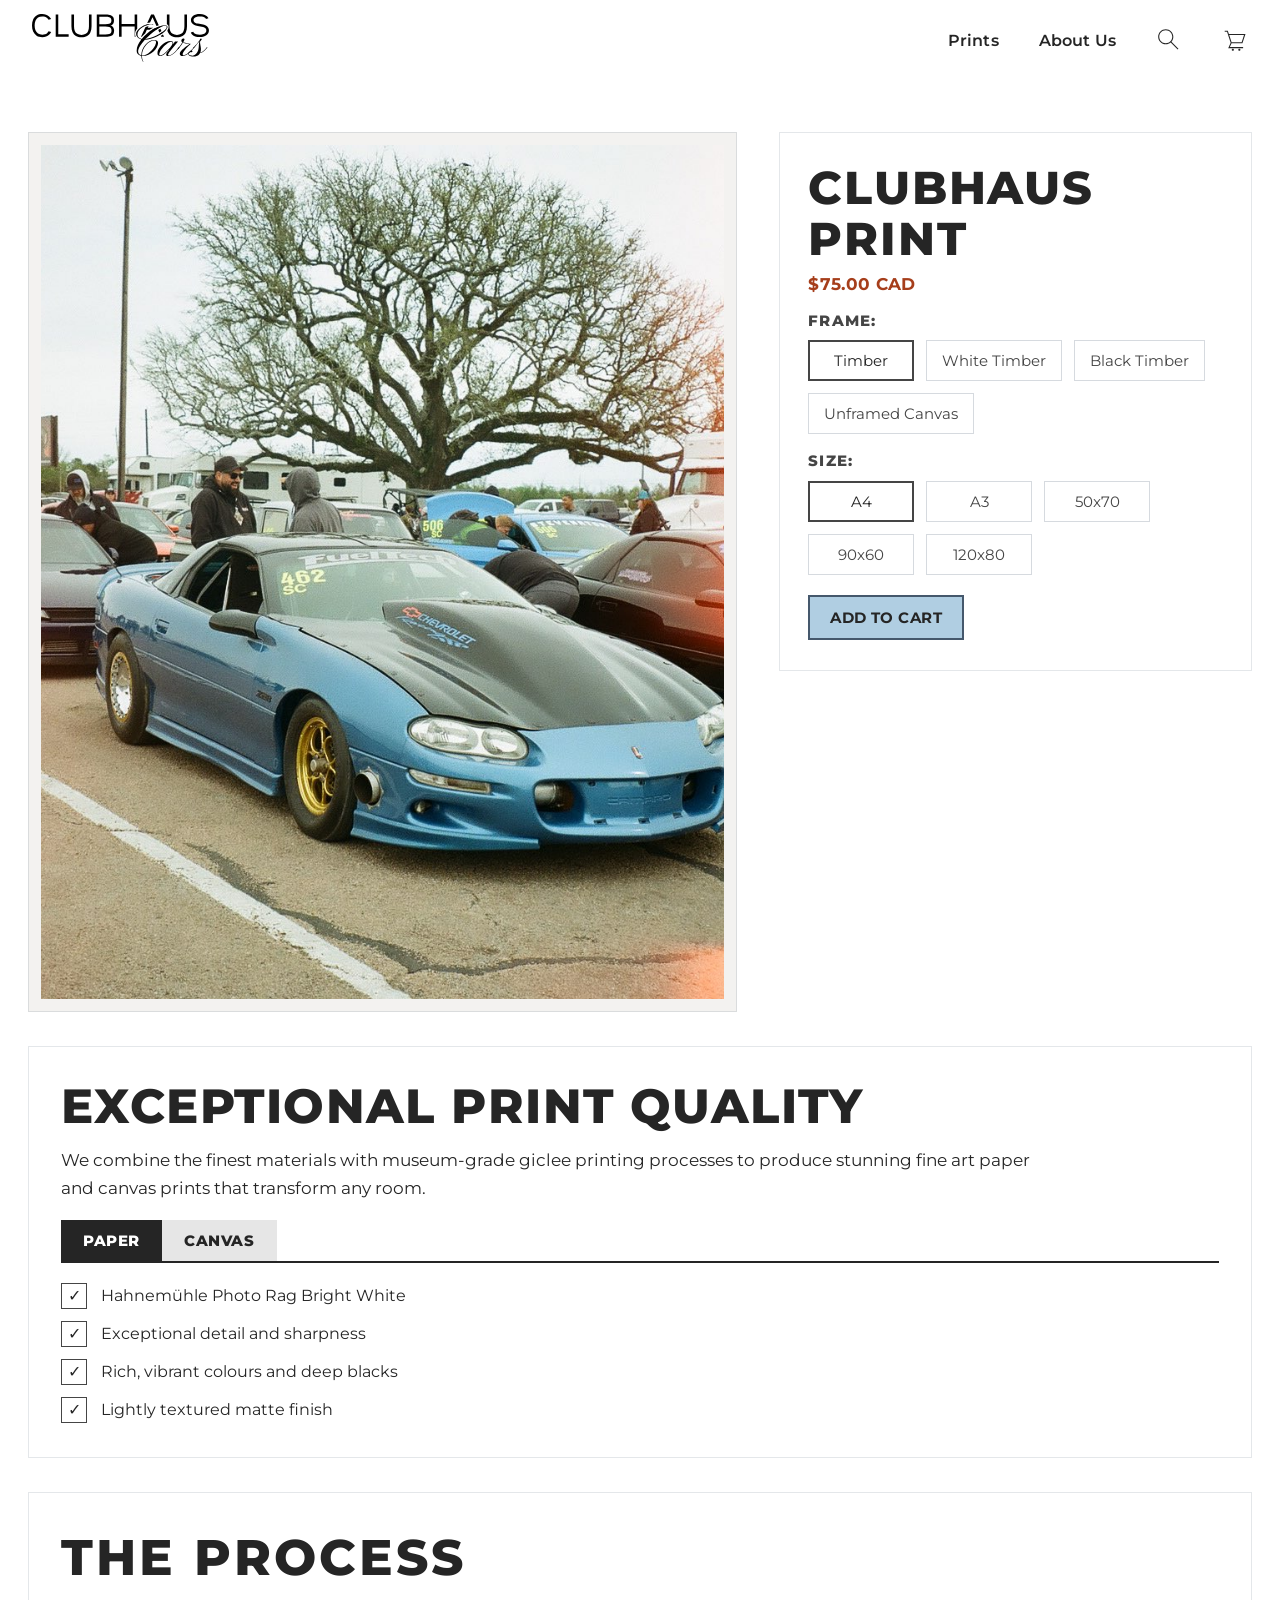
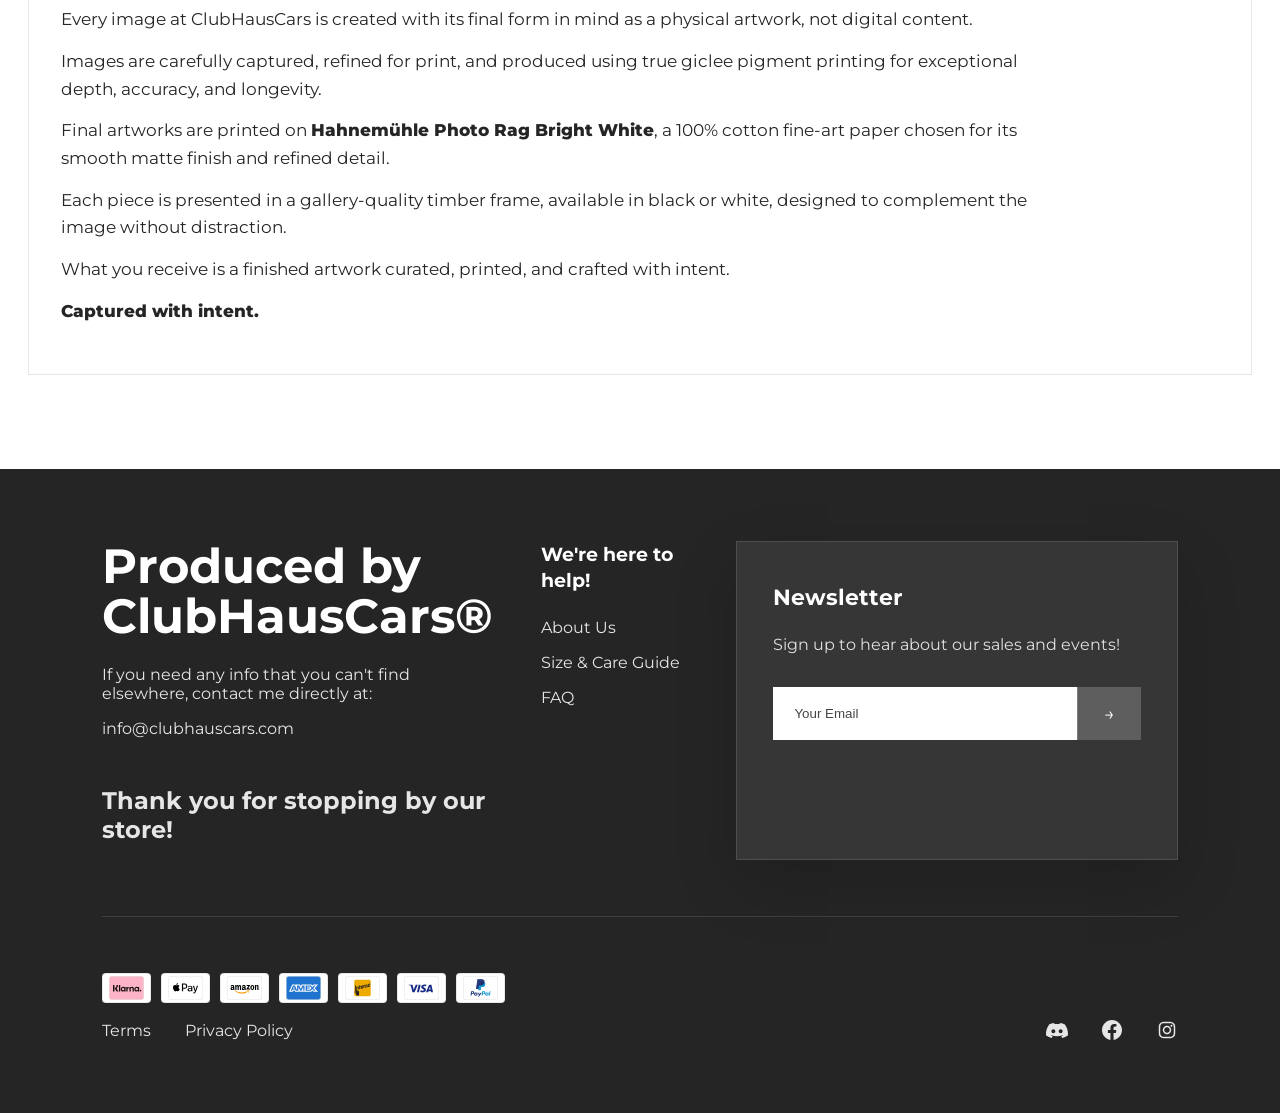
<file: product.html>
<!DOCTYPE html>
<html lang="en">
<head>
<meta charset="UTF-8">
<meta name="viewport" content="width=device-width, initial-scale=1.0">
<title>Print Details | ClubHausCars</title>
<style>
@font-face { font-family:'Montserrat'; src:url('fonts/Montserrat-VariableFont_wght.ttf') format('truetype'); font-weight:100 900; font-style:normal; font-display:swap; }
:root{
--nero:#252525;
--placebo:#E6E6E6;
--white:#FFFFFF;
--fur-white:#F3F2F0;
--machine-gun-metal:#454545;
--pale-cornflower:#B0CEE2;
--dusk:#45586C;
--shocking-orange:#E95D2C;
--roof-terracotta:#A63E1B;
--ashlite:#A7A39C;
}
*{box-sizing:border-box;margin:0;padding:0;}
html{scroll-behavior:smooth;}
body{font-family:'Montserrat',sans-serif;background:var(--white);color:var(--nero);min-height:100vh;display:flex;flex-direction:column;}
a{color:inherit;text-decoration:none;}
button{font:inherit;}
.site-header{position:sticky;top:0;z-index:1000;height:80px;display:flex;align-items:center;justify-content:space-between;padding:0 32px;background:rgba(37,37,37,0);transition:background .3s ease,backdrop-filter .3s ease;}
.site-header.scrolled{background:rgba(37,37,37,0.88);backdrop-filter:blur(12px);}
.site-logo img{height:48px;transition:opacity .2s ease;}
.primary-navigation>ul{display:flex;align-items:center;gap:40px;list-style:none;}
.primary-navigation a{color:var(--nero);text-decoration:none;font-size:16px;font-weight:600;letter-spacing:.01em;}
.primary-navigation a:hover{color:var(--shocking-orange);}
.dropdown{position:relative;}
.dropdown-menu{display:none;position:absolute;top:100%;left:0;list-style:none;background:var(--placebo);min-width:220px;border:1px solid rgba(37,37,37,.08);border-radius:0;box-shadow:0 24px 60px rgba(0,0,0,.14);overflow:hidden;z-index:100;}
.dropdown:hover .dropdown-menu{display:block;}
.dropdown-menu a{display:block;color:var(--nero);padding:14px 18px;font-weight:600;transition:background .2s ease,color .2s ease;}
.dropdown-menu a:hover{background:var(--dusk);color:var(--white);}
.nav-icon-button{background:none;border:none;color:var(--nero);font-size:22px;cursor:pointer;display:flex;align-items:center;justify-content:center;padding:0;}
.nav-icon-button img{display:block;height:26px;width:auto;transition:filter .3s ease,height .3s ease;}
.site-header.scrolled .primary-navigation a,
.site-header.scrolled .nav-icon-button{color:var(--white);}
.site-header.scrolled .dropdown > a{color:var(--white);}
.site-header.scrolled .dropdown-menu a{color:var(--nero);}
.site-header.scrolled .dropdown-menu a:hover{color:var(--white);}
.site-header.scrolled .nav-icon-button img{filter:invert(1);}
.site-header.scrolled .site-logo:hover img{filter:brightness(0) saturate(100%) sepia(100%) hue-rotate(9deg) saturate(550%) contrast(0.95);}

.product-main{max-width:1280px;margin:0 auto;padding:52px 28px 94px;}
.product-grid{display:grid;grid-template-columns:1.2fr .8fr;gap:42px;align-items:start;}
.product-image-wrap{background:var(--fur-white);border:1px solid rgba(69,88,108,.14);padding:12px;}
.product-image-wrap img{display:block;width:100%;aspect-ratio:4/5;object-fit:cover;}
.product-info{background:var(--white);border:1px solid rgba(69,88,108,.14);padding:30px 28px;}
.product-title{font-family:'Montserrat',sans-serif;font-size:clamp(28px,3.6vw,46px);line-height:1.1;margin-bottom:10px;color:var(--nero);font-weight:800;text-transform:uppercase;letter-spacing:.04em;}
.product-price{font-size:1.05rem;font-weight:700;letter-spacing:.02em;color:var(--roof-terracotta);margin-bottom:18px;}
.option-group{margin-top:18px;}
.option-group h3{font-size:.95rem;font-weight:800;line-height:1.2;margin-bottom:10px;color:var(--machine-gun-metal);text-transform:uppercase;letter-spacing:.08em;}
.option-list{display:flex;flex-wrap:wrap;gap:12px;}
.option-btn{border:1px solid rgba(69,88,108,.22);background:var(--white);color:var(--machine-gun-metal);padding:10px 15px;min-width:106px;font-size:.96rem;cursor:pointer;transition:all .18s ease;}
.option-btn:hover{border-color:var(--dusk);color:var(--dusk);}
.option-btn.is-active{border-color:var(--machine-gun-metal);color:var(--nero);box-shadow:inset 0 0 0 1px var(--machine-gun-metal);}
.add-cart-btn{margin-top:20px;background:var(--pale-cornflower);color:var(--nero);border:2px solid var(--dusk);padding:11px 20px;font-size:.94rem;font-weight:700;letter-spacing:.03em;text-transform:uppercase;cursor:pointer;transition:transform .2s ease,background .2s ease,border-color .2s ease,color .2s ease;}
.add-cart-btn:hover{background:var(--shocking-orange);border-color:var(--roof-terracotta);color:var(--white);transform:translateY(-1px);}

.print-quality,
.process-section{margin-top:34px;background:var(--white);border:1px solid rgba(69,88,108,.14);padding:34px 32px;}
.print-quality h2,
.process-section h2{font-family:'Montserrat',sans-serif;font-size:clamp(30px,4vw,48px);line-height:1.08;color:var(--nero);margin-bottom:14px;font-weight:800;text-transform:uppercase;letter-spacing:.03em;}
.print-quality p,
.process-section p{font-size:1.05rem;line-height:1.65;color:var(--nero);margin-bottom:14px;max-width:1000px;}
.quality-tabs{display:flex;gap:0;border-bottom:2px solid var(--nero);margin-top:18px;margin-bottom:20px;}
.quality-tab{border:0;background:var(--placebo);color:var(--nero);padding:11px 22px;cursor:pointer;font-size:.95rem;font-weight:800;text-transform:uppercase;letter-spacing:.04em;}
.quality-tab.is-active{background:var(--nero);color:var(--white);}
.quality-list{list-style:none;display:flex;flex-direction:column;gap:12px;}
.quality-list li{display:flex;align-items:flex-start;gap:14px;font-size:1.02rem;line-height:1.5;color:var(--nero);}
.quality-check{width:26px;height:26px;display:inline-flex;align-items:center;justify-content:center;border:1px solid var(--machine-gun-metal);font-size:1rem;line-height:1;flex-shrink:0;}
.process-section h3{font-size:clamp(34px,5vw,50px);letter-spacing:.06em;text-transform:uppercase;margin-bottom:18px;font-weight:800;font-family:'Montserrat',sans-serif;}
.process-section strong{font-weight:800;}
.paper-link{color:var(--nero);text-decoration:none;transition:color .2s ease;}
.paper-link:hover,.paper-link:focus-visible{color:var(--shocking-orange);}

.site-footer{background:var(--nero);color:var(--placebo);padding:72px 8%;font-family:'Montserrat',sans-serif;}
.footer-container{display:grid;grid-template-columns:2.5fr 1fr 3fr;gap:48px;}
.footer-column h3{color:white;margin-bottom:24px;font-size:1.2rem;line-height:1.4;}
.footer-column:first-child h3{font-size:3rem;line-height:1.05;margin-bottom:24px;}
.footer-column p,.footer-column li{color:var(--placebo);margin-bottom:16px;}
.footer-column a{color:var(--placebo);text-decoration:none;}
.footer-column a:hover{color:var(--shocking-orange);}
.footer-column ul{list-style:none;padding:0;}
.footer-thanks{font-family:'Montserrat',sans-serif;font-size:24px;font-weight:700;margin-top:48px;}
.footer-newsletter{background:rgba(255,255,255,.08);border:1px solid rgba(255,255,255,.12);padding:40px 36px;border-radius:0;box-shadow:0 24px 60px rgba(0,0,0,.16);width:100%;}
.footer-newsletter h3{font-size:1.4rem;margin-bottom:18px;}
.footer-newsletter p{color:rgba(255,255,255,.85);font-size:0.98rem;line-height:1.8;margin-bottom:28px;}
.newsletter-form{display:flex;gap:0;flex-wrap:wrap;}
.newsletter-form input{flex:1;min-width:220px;padding:18px 20px;border-radius:0;border:1px solid rgba(255,255,255,.18);border-right:0;background:var(--white);color:var(--nero);}
.newsletter-form input::placeholder{color:var(--machine-gun-metal);}
.newsletter-form button{padding:0 24px;min-width:64px;border:none;border-radius:0;background:rgba(255,255,255,.2);color:var(--white);font-size:1.1rem;cursor:pointer;transition:background .2s ease,transform .2s ease;border-left:1px solid rgba(255,255,255,.18);}
.newsletter-form button:hover{background:rgba(255,255,255,.34);transform:translateY(-1px);}
.newsletter-message{margin-top:18px;color:var(--pale-cornflower);font-weight:700}
.footer-divider{height:1px;background:rgba(255,255,255,.12);margin:56px 0;}
.footer-bottom{display:flex;justify-content:space-between;align-items:center;flex-wrap:wrap;gap:16px;}
.footer-policies,.footer-social{display:flex;gap:34px;align-items:center;}
.footer-policies a{transition:color .2s ease;}
.footer-policies a:hover{color:var(--shocking-orange);}
.footer-social a{display:inline-flex;align-items:center;justify-content:center;}
.footer-social img{width:40px;height:40px;display:block;}
.footer-social a:nth-child(2) img{width:36px;height:36px;}
.footer-social a:nth-child(3) img{width:44px;height:44px;}

@media (max-width: 980px){
  .site-header{padding:0 20px;}
  .primary-navigation>ul{gap:22px;}
  .primary-navigation a{font-size:15px;}
  .nav-icon-button img{height:22px;}
  .product-grid{grid-template-columns:1fr;}
  .product-main{padding:40px 20px 70px;}
  .product-title{font-size:clamp(28px,8vw,44px);}
  .print-quality,
  .process-section{padding:24px 20px;}
}
@media (max-width: 840px){
  .footer-container{grid-template-columns:1fr;gap:32px;}
  .footer-bottom{flex-direction:column;align-items:flex-start;}
  .footer-policies{gap:20px;}
}
</style>
<link rel="stylesheet" href="site-ui.css">
</head>
<body>
<header class="site-header">
  <div class="site-logo"><a href="index.html"><img src="film%20images/Logo%20Black.svg" alt="Club Haus Cars Logo"></a></div>
  <nav class="primary-navigation">
    <ul>
      <li class="dropdown"><a href="shop.html">Prints</a>
        <ul class="dropdown-menu">
          <li><a href="shop.html">Glossy Prints</a></li>
          <li><a href="shop.html">Matte Prints</a></li>
        </ul>
      </li>
      <li><a href="story.html">About Us</a></li>
      <li><button class="nav-icon-button" aria-label="Search"><img src="film%20images/Magnifiying%20Glass%20icon.svg" alt="Search"></button></li>
      <li><button class="nav-icon-button" aria-label="Cart"><img src="film%20images/Shopping%20Cart%20Icon.svg" alt="Cart"></button></li>
    </ul>
  </nav>
</header>

<main class="product-main">
  <section class="product-grid">
    <div class="product-image-wrap">
      <img id="product-image" src="film%20images/film%2010.jpg" alt="ClubHaus print">
    </div>
    <article class="product-info">
      <h1 class="product-title" id="product-name">ClubHaus Print</h1>
      <p class="product-price" id="product-price">$75.00 CAD</p>

      <section class="option-group" aria-label="Frame options">
        <h3>Frame:</h3>
        <div class="option-list" data-option-group="frame">
          <button type="button" class="option-btn is-active">Timber</button>
          <button type="button" class="option-btn">White Timber</button>
          <button type="button" class="option-btn">Black Timber</button>
          <button type="button" class="option-btn">Unframed Canvas</button>
        </div>
      </section>

      <section class="option-group" aria-label="Size options">
        <h3>Size:</h3>
        <div class="option-list" data-option-group="size">
          <button type="button" class="option-btn is-active">A4</button>
          <button type="button" class="option-btn">A3</button>
          <button type="button" class="option-btn">50x70</button>
          <button type="button" class="option-btn">90x60</button>
          <button type="button" class="option-btn">120x80</button>
        </div>
      </section>

      <button type="button" class="add-cart-btn" id="add-product-to-cart">Add to cart</button>
    </article>
  </section>

  <section class="print-quality" aria-label="Print quality details">
    <h2>Exceptional Print Quality</h2>
    <p>We combine the finest materials with museum-grade giclee printing processes to produce stunning fine art paper and canvas prints that transform any room.</p>

    <div class="quality-tabs" role="tablist" aria-label="Material details">
      <button type="button" class="quality-tab is-active" data-quality="paper" role="tab" aria-selected="true">Paper</button>
      <button type="button" class="quality-tab" data-quality="canvas" role="tab" aria-selected="false">Canvas</button>
    </div>

    <ul class="quality-list" id="quality-list"></ul>
  </section>

  <section class="process-section" aria-label="The process">
    <h3>THE PROCESS</h3>
    <p>Every image at ClubHausCars is created with its final form in mind as a physical artwork, not digital content.</p>
    <p>Images are carefully captured, refined for print, and produced using true giclee pigment printing for exceptional depth, accuracy, and longevity.</p>
    <p>Final artworks are printed on <a class="paper-link" href="hahnemuhle-photo-rag-bright-white.html"><strong>Hahnemühle Photo Rag Bright White</strong></a>, a 100% cotton fine-art paper chosen for its smooth matte finish and refined detail.</p>
    <p>Each piece is presented in a gallery-quality timber frame, available in black or white, designed to complement the image without distraction.</p>
    <p>What you receive is a finished artwork curated, printed, and crafted with intent.</p>
    <p><strong>Captured with intent.</strong></p>
  </section>
</main>

<footer class="site-footer">
  <div class="footer-container">
    <div class="footer-column">
      <h3>Produced by<br>ClubHausCars®</h3>
      <p>If you need any info that you can't find elsewhere, contact me directly at:</p>
      <p>info@clubhauscars.com</p>
      <p class="footer-thanks">Thank you for stopping by our store!</p>
    </div>
    <div class="footer-column">
      <h3>We're here to help!</h3>
      <ul>
        <li><a href="story.html">About Us</a></li>
        <li><a class="size-care-link" href="size-care-guide.html">Size &amp; Care Guide</a></li>
        <li><a href="index.html#faq">FAQ</a></li>
      </ul>
    </div>
    <div class="footer-column footer-newsletter">
      <h3>Newsletter</h3>
      <p>Sign up to hear about our sales and events!</p>
      <form class="newsletter-form">
        <input type="email" placeholder="Your Email">
        <button type="submit">→</button>
      </form>
      <div id="newsletter-message" class="newsletter-message" aria-live="polite"></div>
    </div>
  </div>
  <div class="footer-divider"></div>
  <div class="footer-bottom">
    <div class="footer-policies">
      <a href="terms.html">Terms</a>
      <a href="privacy.html">Privacy Policy</a>
    </div>
    <div class="footer-social">
      <a href="#"><img src="film%20images/discord%20icon.svg" alt="Discord"></a>
      <a href="#"><img src="film%20images/facebook%20icon.svg" alt="Facebook"></a>
      <a href="https://www.instagram.com/clubhauscars/" target="_blank" rel="noreferrer"><img src="film%20images/instagram%20icon.svg" alt="Instagram"></a>
    </div>
  </div>
</footer>

<script src="site-ui.js"></script>
<script>
const header = document.querySelector('.site-header');
const logo = document.querySelector('.site-logo img');
window.addEventListener('scroll', () => {
  const isScrolled = window.scrollY > 20;
  header.classList.toggle('scrolled', isScrolled);
  if (logo) logo.src = isScrolled ? 'film%20images/Logo%20White.svg' : 'film%20images/Logo%20Black.svg';
});

const params = new URLSearchParams(window.location.search);
const imageParam = params.get('image');
const nameParam = params.get('name');
const productImage = document.getElementById('product-image');
const productName = document.getElementById('product-name');
const productPrice = document.getElementById('product-price');
if (imageParam && productImage) productImage.src = imageParam;
if (nameParam && productName) productName.textContent = nameParam;
if (nameParam && productImage) productImage.alt = nameParam;

const priceByFrameAndSize = {
  'Timber': {
    'A4': 75,
    'A3': 95,
    '50x70': 130,
    '90x60': 180,
    '120x80': 245
  },
  'White Timber': {
    'A4': 75,
    'A3': 95,
    '50x70': 130,
    '90x60': 180,
    '120x80': 245
  },
  'Black Timber': {
    'A4': 75,
    'A3': 95,
    '50x70': 130,
    '90x60': 180,
    '120x80': 245
  },
  'Unframed Canvas': {
    'A4': 45,
    'A3': 60,
    '50x70': 85,
    '90x60': 125,
    '120x80': 170
  }
};

function getSelectedText(groupName) {
  const active = document.querySelector(`[data-option-group="${groupName}"] .option-btn.is-active`);
  return active ? active.textContent.trim() : '';
}

function getSelectedPrice() {
  const selectedFrame = getSelectedText('frame') || 'Timber';
  const selectedSize = getSelectedText('size') || 'A4';
  const framePricing = priceByFrameAndSize[selectedFrame] || priceByFrameAndSize['Timber'];
  return framePricing[selectedSize] || priceByFrameAndSize['Timber']['A4'];
}

function updateDisplayedPrice() {
  const amount = getSelectedPrice();
  if (productPrice) {
    productPrice.textContent = `$${amount.toFixed(2)} CAD`;
  }
}

const optionGroups = document.querySelectorAll('[data-option-group]');
optionGroups.forEach((group) => {
  group.addEventListener('click', (event) => {
    const button = event.target.closest('.option-btn');
    if (!button) return;
    group.querySelectorAll('.option-btn').forEach((btn) => btn.classList.remove('is-active'));
    button.classList.add('is-active');
    updateDisplayedPrice();
  });
});
updateDisplayedPrice();

const qualityCopy = {
  paper: [
    'Hahnemühle Photo Rag Bright White',
    'Exceptional detail and sharpness',
    'Rich, vibrant colours and deep blacks',
    'Lightly textured matte finish'
  ],
  canvas: [
    'Beautifully textured fine-art canvas',
    'Enhanced depth for added visual impact',
    'Looks striking in gallery-quality timber framing',
    'No glaze, so zero reflections from any angle'
  ]
};

const qualityList = document.getElementById('quality-list');
const qualityTabs = document.querySelectorAll('.quality-tab');
function renderQuality(type) {
  if (!qualityList || !qualityCopy[type]) return;
  qualityList.innerHTML = qualityCopy[type].map((line) => `
    <li><span class="quality-check" aria-hidden="true">✓</span><span>${line}</span></li>
  `).join('');
}

qualityTabs.forEach((tab) => {
  tab.addEventListener('click', () => {
    qualityTabs.forEach((btn) => {
      btn.classList.remove('is-active');
      btn.setAttribute('aria-selected', 'false');
    });
    tab.classList.add('is-active');
    tab.setAttribute('aria-selected', 'true');
    renderQuality(tab.getAttribute('data-quality'));
  });
});
renderQuality('paper');

const addToCartButton = document.getElementById('add-product-to-cart');
if (addToCartButton) {
  addToCartButton.addEventListener('click', () => {
    const STORAGE_KEY = 'clubhausCart';
    const baseProductId = productImage ? productImage.getAttribute('src') : '';
    const selectedSize = getSelectedText('size') || 'A4';
    const selectedFrame = getSelectedText('frame') || 'Timber';
    const selectedPrice = getSelectedPrice();
    const productId = `${baseProductId}::${selectedFrame}::${selectedSize}`;
    const productLabelBase = productName ? productName.textContent.trim() : 'Film print';
    const productLabel = `${productLabelBase} (${selectedFrame}, ${selectedSize})`;
    const nextImage = productImage ? productImage.getAttribute('src') : '';
    if (!baseProductId) return;

    let cart = [];
    try {
      const parsed = JSON.parse(localStorage.getItem(STORAGE_KEY) || '[]');
      cart = Array.isArray(parsed) ? parsed : [];
    } catch (error) {
      cart = [];
    }

    const existing = cart.find((item) => item.id === productId);
    if (existing) {
      existing.qty += 1;
      existing.price = selectedPrice;
    } else {
      cart.push({
        id: productId,
        name: productLabel,
        price: selectedPrice,
        qty: 1,
        image: nextImage
      });
    }

    localStorage.setItem(STORAGE_KEY, JSON.stringify(cart));
    const cartBtn = document.querySelector('.nav-icon-button[aria-label="Cart"]');
    if (cartBtn) cartBtn.click();
  });
}

const newsletterForm = document.querySelector('.newsletter-form');
const newsletterMessage = document.getElementById('newsletter-message');
if (newsletterForm && newsletterMessage) {
  newsletterForm.addEventListener('submit', (e) => {
    e.preventDefault();
    const input = newsletterForm.querySelector('input[type="email"]');
    const email = input ? input.value.trim() : '';
    if (email) {
      newsletterMessage.textContent = 'Thanks for subscribing!';
      input.value = '';
    } else {
      newsletterMessage.textContent = 'Please enter a valid email.';
    }
  });
}
</script>
</body>
</html>
</file>
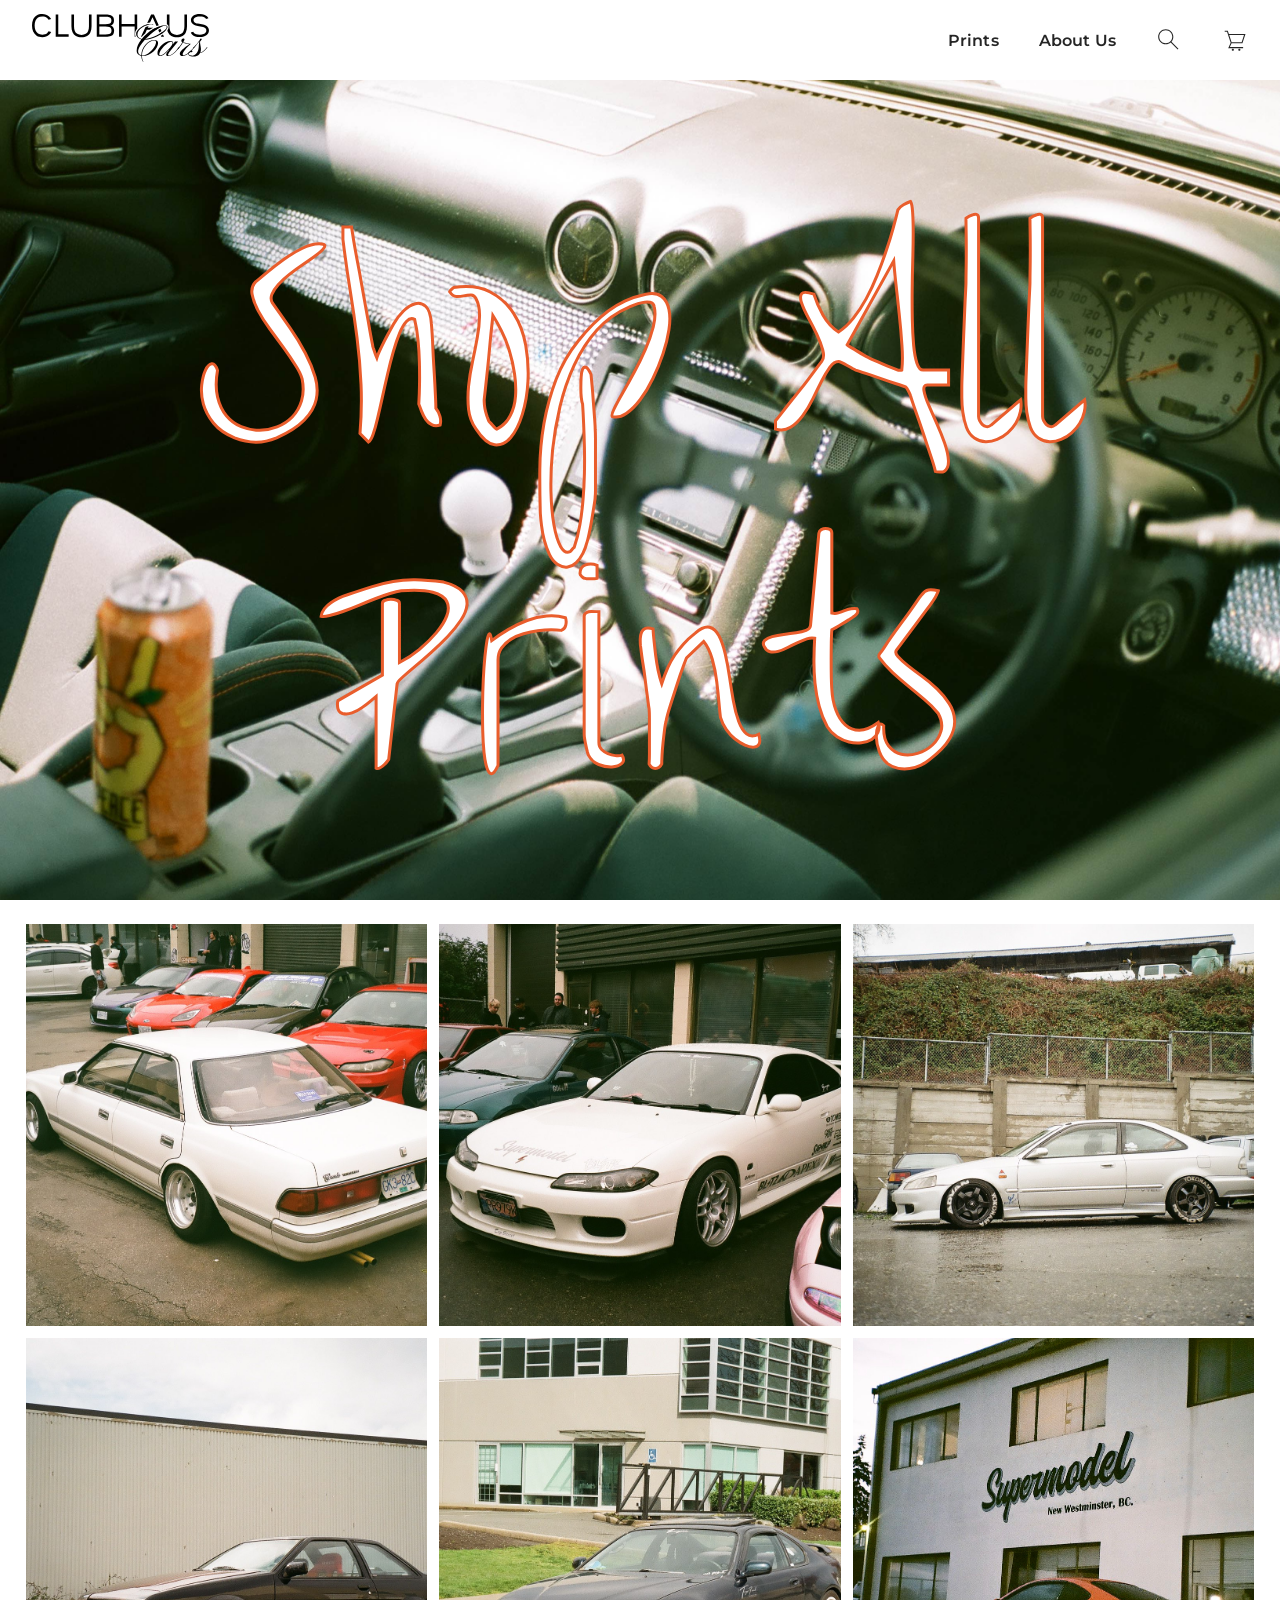
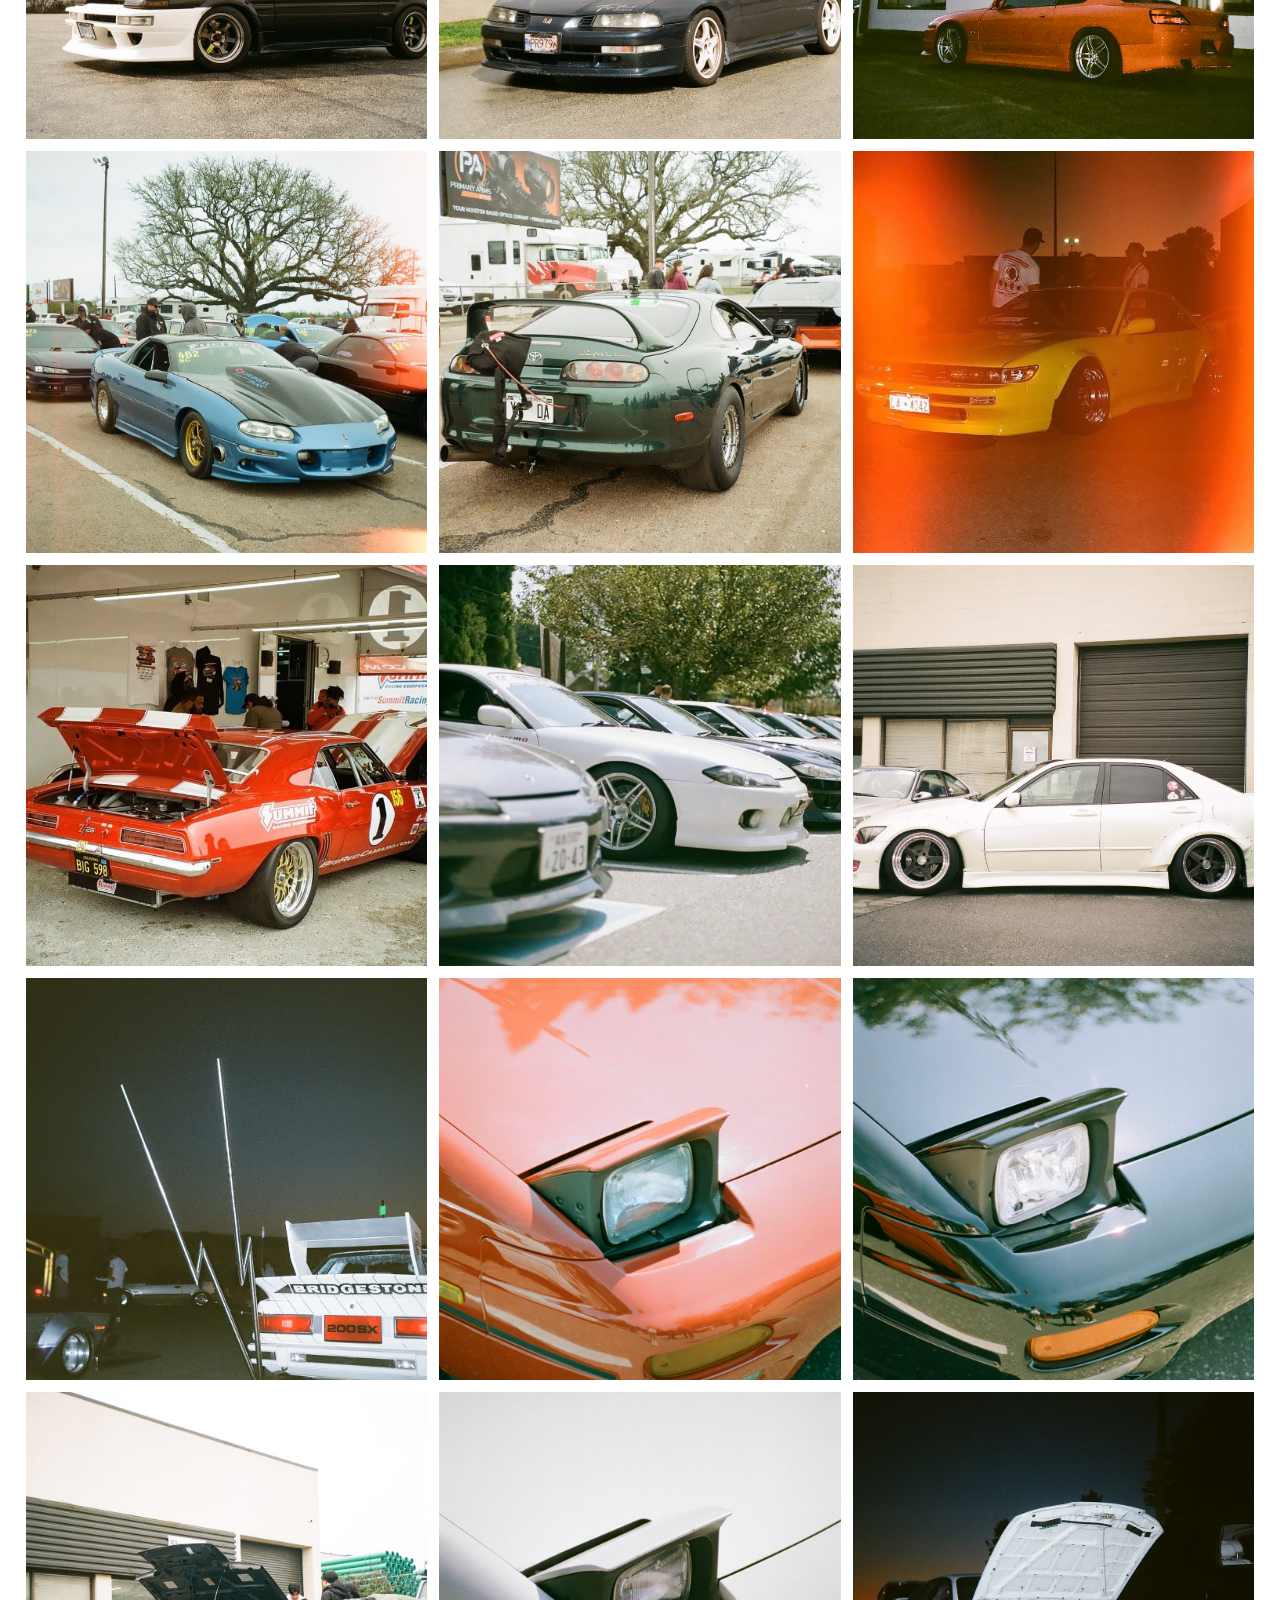
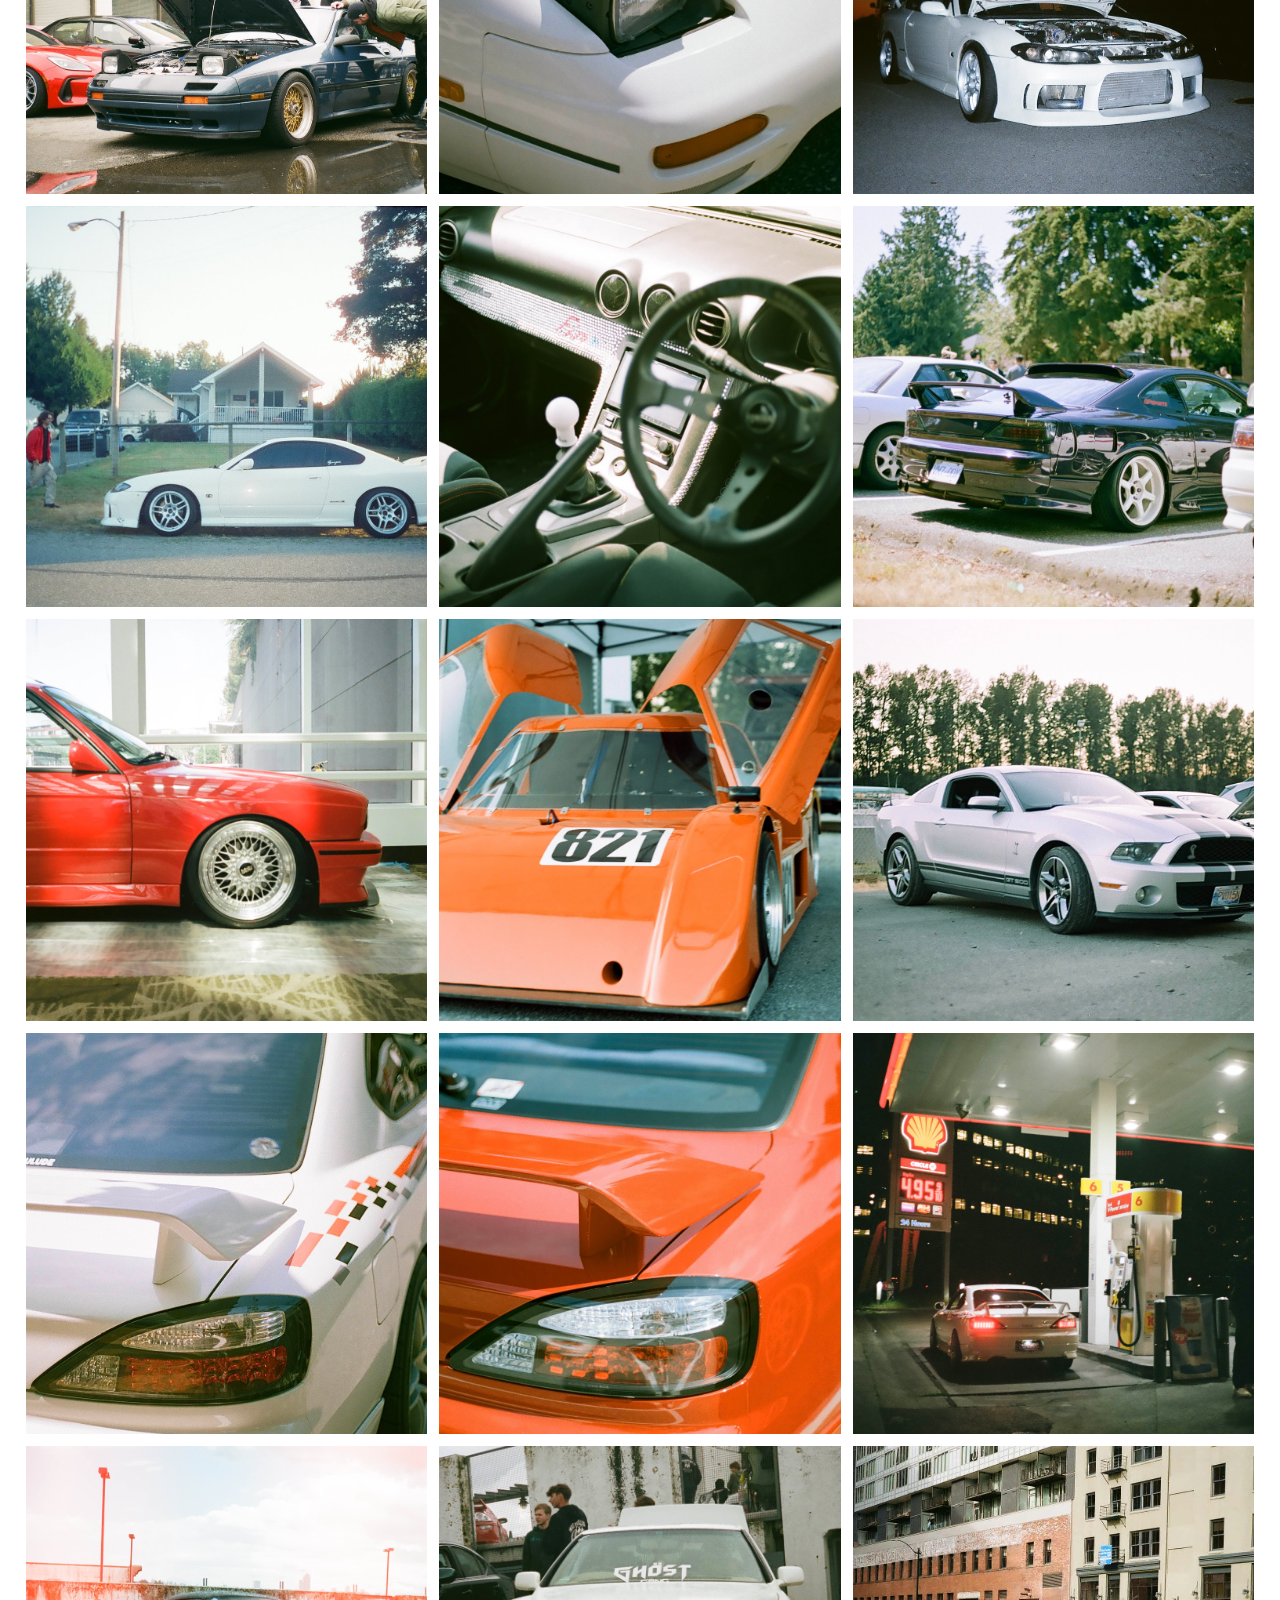
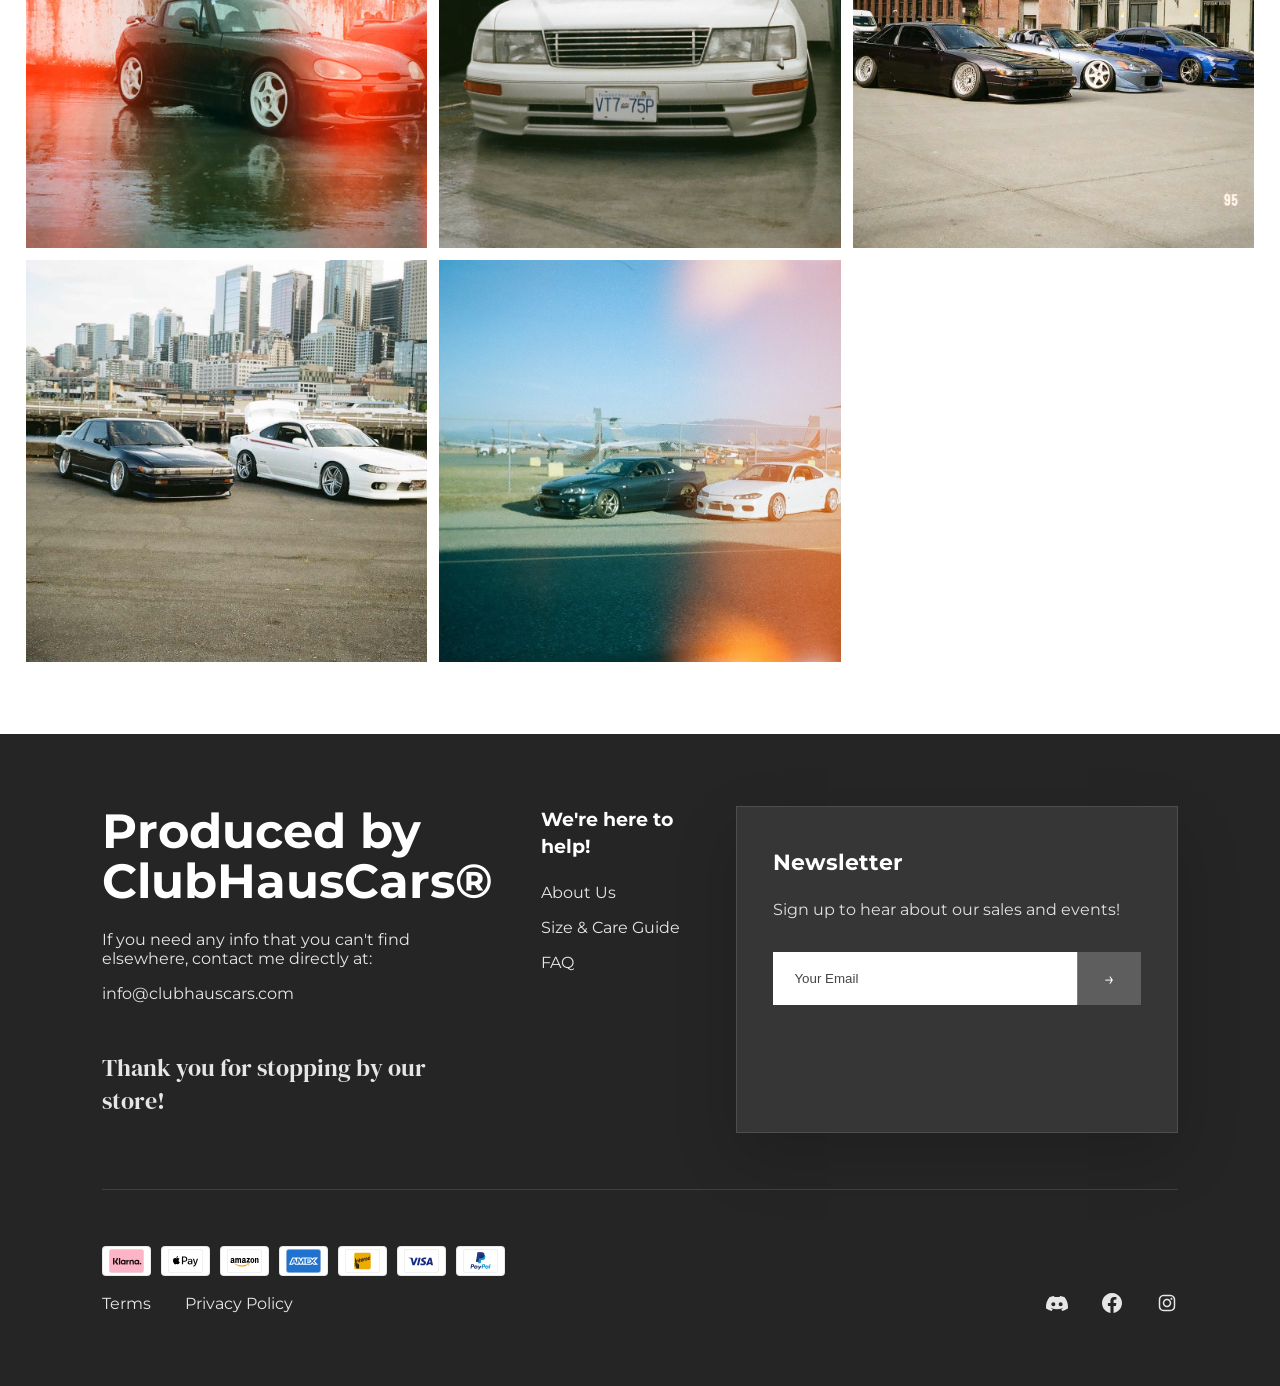
<file: shop.html>
<!DOCTYPE html>
<html lang="en">
<head>
<meta charset="UTF-8">
<meta name="viewport" content="width=device-width, initial-scale=1.0">
<title>Shop All Prints | ClubHausCars</title>
<style>
@font-face { font-family:'Montserrat'; src:url('fonts/Montserrat-VariableFont_wght.ttf') format('truetype'); font-weight:100 900; font-style:normal; font-display:swap; }
@font-face { font-family:'DM Serif Display'; src:url('fonts/DMSerifDisplay-Regular.ttf') format('truetype'); font-weight:400; font-style:normal; font-display:swap; }
@font-face { font-family:'Liu Jian Mao Cao'; src:url('fonts/LiuJianMaoCao-Regular.ttf') format('truetype'); font-weight:400; font-style:normal; font-display:swap; }
:root{
--nero:#252525;
--placebo:#E6E6E6;
--white:#FFFFFF;
--fur-white:#F3F2F0;
--machine-gun-metal:#454545;
--pale-cornflower:#B0CEE2;
--dusk:#45586C;
--shocking-orange:#E95D2C;
--roof-terracotta:#A63E1B;
--ashlite:#A7A39C;
}
*{box-sizing:border-box;margin:0;padding:0;}
html{scroll-behavior:smooth;}
body{font-family:'Montserrat',sans-serif;background:var(--white);color:var(--nero);min-height:100vh;}
a{color:inherit;text-decoration:none;}
button{font:inherit;}
.site-header{position:sticky;top:0;z-index:1000;height:80px;display:flex;align-items:center;justify-content:space-between;padding:0 32px;background:rgba(37,37,37,0);transition:background .3s ease,backdrop-filter .3s ease;}
.site-header.scrolled{background:rgba(37,37,37,0.88);backdrop-filter:blur(12px);}
.site-logo img{height:48px;transition:opacity .2s ease;}
.primary-navigation>ul{display:flex;align-items:center;gap:40px;list-style:none;}
.primary-navigation a{color:var(--nero);text-decoration:none;font-size:16px;font-weight:600;letter-spacing:.01em;}
.primary-navigation a:hover{color:var(--shocking-orange);}
.dropdown{position:relative;}
.dropdown-menu{display:none;position:absolute;top:100%;left:0;list-style:none;background:var(--placebo);min-width:220px;border:1px solid rgba(37,37,37,.08);border-radius:0;box-shadow:0 24px 60px rgba(0,0,0,.14);overflow:hidden;z-index:100;}
.dropdown:hover .dropdown-menu{display:block;}
.dropdown-menu a{display:block;color:var(--nero);padding:14px 18px;font-weight:600;transition:background .2s ease,color .2s ease;}
.dropdown-menu a:hover{background:var(--dusk);color:var(--white);}
.nav-icon-button{background:none;border:none;color:var(--nero);font-size:22px;cursor:pointer;display:flex;align-items:center;justify-content:center;padding:0;}
.nav-icon-button img{display:block;height:26px;width:auto;transition:filter .3s ease,height .3s ease;}
.site-header.scrolled .primary-navigation a,
.site-header.scrolled .nav-icon-button{color:var(--white);}
.site-header.scrolled .dropdown > a{color:var(--white);}
.site-header.scrolled .dropdown-menu a{color:var(--nero);}
.site-header.scrolled .dropdown-menu a:hover{color:var(--white);}
.site-header.scrolled .nav-icon-button img{filter:invert(1);}
.site-header.scrolled .site-logo:hover img{filter:brightness(0) saturate(100%) sepia(100%) hue-rotate(9deg) saturate(550%) contrast(0.95);}
.hero-section{height:calc(100vh - 80px);background:url('film%20images/film%2023.jpg');background-size:cover;background-position:center;display:flex;align-items:center;justify-content:center;text-align:center;padding:0 24px;}
.hero-content{max-width:920px;color:var(--white);}
.hero-content h1{font-family:'Liu Jian Mao Cao',cursive;font-size:300px;line-height:0.9;color:var(--white);-webkit-text-stroke:3px var(--shocking-orange);text-stroke:3px var(--shocking-orange);margin-bottom:42px;letter-spacing:0.01em;font-weight:400;display:inline-flex;flex-direction:column;align-items:center;gap:20px;}
.hero-content h1 .shop-title-top{display:inline-flex;justify-content:center;align-items:flex-end;gap:88px;line-height:0.86;transform:translateY(-22px);}
.hero-content h1 .shop-title-bottom{display:block;line-height:0.86;transform:translateY(26px);}
.gallery-section{padding:24px 2% 72px;}
.gallery-grid{display:grid;grid-template-columns:repeat(3,minmax(0,1fr));gap:12px;}
.gallery-item{position:relative;overflow:hidden;border-radius:0;}
.gallery-item img{width:100%;display:block;aspect-ratio:1/1;object-fit:cover;transition:filter .25s ease,transform .25s ease;}
.gallery-item::after{content:'View';position:absolute;inset:0;display:flex;align-items:center;justify-content:center;color:var(--white);font-family:'DM Serif Display',serif;font-size:1.2rem;opacity:0;transition:opacity .25s ease,transform .25s ease;background:rgba(0,0,0,0.15);}
.gallery-item:hover img{filter:brightness(0.9);transform:scale(1.02);}
.gallery-item:hover::after{opacity:1;transform:translateY(-2px);}
.gallery-section .gallery-item::after{content:'';}
.gallery-section .gallery-item:hover::after{opacity:0;}
.site-footer{background:var(--nero);color:var(--placebo);padding:72px 8%;font-family:'Montserrat',sans-serif;}
.footer-container{display:grid;grid-template-columns:2.5fr 1fr 3fr;gap:48px;}
.footer-column h3{color:white;margin-bottom:24px;font-size:1.2rem;line-height:1.4;}
.footer-column:first-child h3{font-size:3rem;line-height:1.05;margin-bottom:24px;}
.footer-column p,.footer-column li{color:var(--placebo);margin-bottom:16px;}
.footer-column a{color:var(--placebo);text-decoration:none;}
.footer-column a:hover{color:var(--shocking-orange);}
.footer-column ul{list-style:none;padding:0;}
.footer-thanks{font-family:'DM Serif Display',serif;font-size:24px;margin-top:48px;}
.footer-newsletter{background:rgba(255,255,255,.08);border:1px solid rgba(255,255,255,.12);padding:40px 36px;border-radius:0;box-shadow:0 24px 60px rgba(0,0,0,.16);width:100%;}
.footer-newsletter h3{font-size:1.4rem;margin-bottom:18px;}
.footer-newsletter p{color:rgba(255,255,255,.85);font-size:0.98rem;line-height:1.8;margin-bottom:28px;}
.newsletter-form{display:flex;gap:0;flex-wrap:wrap;}
.newsletter-form input{flex:1;min-width:220px;padding:18px 20px;border-radius:0;border:1px solid rgba(255,255,255,.18);border-right:0;background:var(--white);color:var(--nero);}
.newsletter-form input::placeholder{color:var(--machine-gun-metal);}
.newsletter-form button{padding:0 24px;min-width:64px;border:none;border-radius:0;background:rgba(255,255,255,.2);color:var(--white);font-size:1.1rem;cursor:pointer;transition:background .2s ease,transform .2s ease;border-left:1px solid rgba(255,255,255,.18);}
.newsletter-form button:hover{background:rgba(255,255,255,.34);transform:translateY(-1px);}
.footer-divider{height:1px;background:rgba(255,255,255,.12);margin:56px 0;}
.footer-bottom{display:flex;justify-content:space-between;align-items:center;flex-wrap:wrap;gap:16px;}
.footer-policies,.footer-social{display:flex;gap:34px;align-items:center;}
.footer-policies a{transition:color .2s ease;}
.footer-policies a:hover{color:var(--shocking-orange);}
.footer-social a{display:inline-flex;align-items:center;justify-content:center;}
.footer-social img{width:40px;height:40px;display:block;}
.footer-social a:nth-child(2) img{width:36px;height:36px;}
.footer-social a:nth-child(3) img{width:44px;height:44px;}
@media (max-width: 960px){.gallery-grid{grid-template-columns:repeat(2,minmax(0,1fr));}.site-header{padding:0 20px;}.primary-navigation>ul{gap:22px;}.primary-navigation a{font-size:15px;}.nav-icon-button img{height:22px;}}
@media (max-width: 680px){.gallery-section .gallery-grid{grid-template-columns:repeat(2,minmax(0,1fr)) !important;gap:12px !important;}.hero-section{height:auto;padding:56px 16px;}.hero-content h1.shop-hero-title{font-size:clamp(5.75rem,27vw,7.25rem) !important;margin-bottom:16px;gap:12px;line-height:.84;-webkit-text-stroke:1px var(--shocking-orange);text-stroke:1px var(--shocking-orange);}.hero-content h1.shop-hero-title .shop-title-top{gap:34px;justify-content:center;transform:none;}.hero-content h1.shop-hero-title .shop-title-bottom{transform:none;}.hero-subtitle{font-size:1rem;}}
</style>
<link rel="stylesheet" href="site-ui.css">
</head>
<body>
<header class="site-header">
  <div class="site-logo"><a href="index.html"><img src="film%20images/Logo%20Black.svg" alt="Club Haus Cars Logo"></a></div>
  <nav class="primary-navigation">
    <ul>
      <li class="dropdown"><a href="shop.html">Prints</a>
        <ul class="dropdown-menu">
          <li><a href="shop.html">Glossy Prints</a></li>
          <li><a href="shop.html">Matte Prints</a></li>
        </ul>
      </li>
      <li><a href="story.html">About Us</a></li>
      <li><button class="nav-icon-button" aria-label="Search"><img src="film%20images/Magnifiying%20Glass%20icon.svg" alt="Search"></button></li>
      <li><button class="nav-icon-button" aria-label="Cart"><img src="film%20images/Shopping%20Cart%20Icon.svg" alt="Cart"></button></li>
    </ul>
  </nav>
</header>
<main>
  <section class="hero-section">
    <div class="hero-content">
      <h1 class="shop-hero-title"><span class="shop-title-top"><span>Shop</span><span>All</span></span><span class="shop-title-bottom">Prints</span></h1>
    </div>
  </section>
  <section class="gallery-section">
    <div class="gallery-grid">
      <figure class="gallery-item"><a href="film%20images/film%203.jpg" target="_blank"><img src="film%20images/film%203.jpg" alt="ClubHaus Cars print film 3"></a></figure>
      <figure class="gallery-item"><a href="film%20images/film%205.jpg" target="_blank"><img src="film%20images/film%205.jpg" alt="ClubHaus Cars print film 5"></a></figure>
      <figure class="gallery-item"><a href="film%20images/film%206.jpg" target="_blank"><img src="film%20images/film%206.jpg" alt="ClubHaus Cars print film 6"></a></figure>
      <figure class="gallery-item"><a href="film%20images/film%207.jpg" target="_blank"><img src="film%20images/film%207.jpg" alt="ClubHaus Cars print film 7"></a></figure>
      <figure class="gallery-item"><a href="film%20images/film%208.jpg" target="_blank"><img src="film%20images/film%208.jpg" alt="ClubHaus Cars print film 8"></a></figure>
      <figure class="gallery-item"><a href="film%20images/film%209.jpg" target="_blank"><img src="film%20images/film%209.jpg" alt="ClubHaus Cars print film 9"></a></figure>
      <figure class="gallery-item"><a href="film%20images/film%2010.jpg" target="_blank"><img src="film%20images/film%2010.jpg" alt="ClubHaus Cars print film 10"></a></figure>
      <figure class="gallery-item"><a href="film%20images/film%2011.jpg" target="_blank"><img src="film%20images/film%2011.jpg" alt="ClubHaus Cars print film 11"></a></figure>
      <figure class="gallery-item"><a href="film%20images/film%2012.PNG" target="_blank"><img src="film%20images/film%2012.PNG" alt="ClubHaus Cars print film 12"></a></figure>
      <figure class="gallery-item"><a href="film%20images/film%2013.PNG" target="_blank"><img src="film%20images/film%2013.PNG" alt="ClubHaus Cars print film 13"></a></figure>
      <figure class="gallery-item"><a href="film%20images/film%2014.PNG" target="_blank"><img src="film%20images/film%2014.PNG" alt="ClubHaus Cars print film 14"></a></figure>
      <figure class="gallery-item"><a href="film%20images/film%2015.jpg" target="_blank"><img src="film%20images/film%2015.jpg" alt="ClubHaus Cars print film 15"></a></figure>
      <figure class="gallery-item"><a href="film%20images/film%2016.JPG" target="_blank"><img src="film%20images/film%2016.JPG" alt="ClubHaus Cars print film 16"></a></figure>
      <figure class="gallery-item"><a href="film%20images/film%2017.jpg" target="_blank"><img src="film%20images/film%2017.jpg" alt="ClubHaus Cars print film 17"></a></figure>
      <figure class="gallery-item"><a href="film%20images/film%2018.jpg" target="_blank"><img src="film%20images/film%2018.jpg" alt="ClubHaus Cars print film 18"></a></figure>
      <figure class="gallery-item"><a href="film%20images/film%2019.jpg" target="_blank"><img src="film%20images/film%2019.jpg" alt="ClubHaus Cars print film 19"></a></figure>
      <figure class="gallery-item"><a href="film%20images/film%2020.jpg" target="_blank"><img src="film%20images/film%2020.jpg" alt="ClubHaus Cars print film 20"></a></figure>
      <figure class="gallery-item"><a href="film%20images/film%2021.JPG" target="_blank"><img src="film%20images/film%2021.JPG" alt="ClubHaus Cars print film 21"></a></figure>
      <figure class="gallery-item"><a href="film%20images/film%2022.jpg" target="_blank"><img src="film%20images/film%2022.jpg" alt="ClubHaus Cars print film 22"></a></figure>
      <figure class="gallery-item"><a href="film%20images/film%2023.jpg" target="_blank"><img src="film%20images/film%2023.jpg" alt="ClubHaus Cars print film 23"></a></figure>
      <figure class="gallery-item"><a href="film%20images/film%2024.jpg" target="_blank"><img src="film%20images/film%2024.jpg" alt="ClubHaus Cars print film 24"></a></figure>
      <figure class="gallery-item"><a href="film%20images/film%2026.jpg" target="_blank"><img src="film%20images/film%2026.jpg" alt="ClubHaus Cars print film 26"></a></figure>
      <figure class="gallery-item"><a href="film%20images/film%2027.jpg" target="_blank"><img src="film%20images/film%2027.jpg" alt="ClubHaus Cars print film 27"></a></figure>
      <figure class="gallery-item"><a href="film%20images/film%2028.jpg" target="_blank"><img src="film%20images/film%2028.jpg" alt="ClubHaus Cars print film 28"></a></figure>
      <figure class="gallery-item"><a href="film%20images/film%2029.jpg" target="_blank"><img src="film%20images/film%2029.jpg" alt="ClubHaus Cars print film 29"></a></figure>
      <figure class="gallery-item"><a href="film%20images/film%2030.jpg" target="_blank"><img src="film%20images/film%2030.jpg" alt="ClubHaus Cars print film 30"></a></figure>
      <figure class="gallery-item"><a href="film%20images/film%2031.jpg" target="_blank"><img src="film%20images/film%2031.jpg" alt="ClubHaus Cars print film 31"></a></figure>
      <figure class="gallery-item"><a href="film%20images/film%2032.jpg" target="_blank"><img src="film%20images/film%2032.jpg" alt="ClubHaus Cars print film 32"></a></figure>
      <figure class="gallery-item"><a href="film%20images/film%2033.jpg" target="_blank"><img src="film%20images/film%2033.jpg" alt="ClubHaus Cars print film 33"></a></figure>
      <figure class="gallery-item"><a href="film%20images/film%2034.jpg" target="_blank"><img src="film%20images/film%2034.jpg" alt="ClubHaus Cars print film 34"></a></figure>
      <figure class="gallery-item"><a href="film%20images/film%2035.jpg" target="_blank"><img src="film%20images/film%2035.jpg" alt="ClubHaus Cars print film 35"></a></figure>
      <figure class="gallery-item"><a href="film%20images/film%2036.jpg" target="_blank"><img src="film%20images/film%2036.jpg" alt="ClubHaus Cars print film 36"></a></figure>
    </div>
  </section>
</main>
<footer class="site-footer">
  <div class="footer-container">
    <div class="footer-column">
      <h3>Produced by<br>ClubHausCars®</h3>
      <p>If you need any info that you can't find elsewhere, contact me directly at:</p>
      <p>info@clubhauscars.com</p>
      <p class="footer-thanks">Thank you for stopping by our store!</p>
    </div>
    <div class="footer-column">
      <h3>We're here to help!</h3>
      <ul>
        <li><a href="story.html">About Us</a></li>
        <li><a class="size-care-link" href="size-care-guide.html">Size &amp; Care Guide</a></li>
        <li><a href="index.html#faq">FAQ</a></li>
      </ul>
    </div>
    <div class="footer-column footer-newsletter">
      <h3>Newsletter</h3>
      <p>Sign up to hear about our sales and events!</p>
      <form class="newsletter-form">
        <input type="email" placeholder="Your Email">
        <button type="submit">→</button>
      </form>
      <div id="newsletter-message" class="newsletter-message" aria-live="polite"></div>
    </div>
  </div>
  <div class="footer-divider"></div>
  <div class="footer-bottom">
    <div class="footer-policies">
      <a href="terms.html">Terms</a>
      <a href="privacy.html">Privacy Policy</a>
    </div>
    <div class="footer-social">
      <a href="#"><img src="film%20images/discord%20icon.svg" alt="Discord"></a>
      <a href="#"><img src="film%20images/facebook%20icon.svg" alt="Facebook"></a>
      <a href="https://www.instagram.com/clubhauscars/" target="_blank" rel="noreferrer"><img src="film%20images/instagram%20icon.svg" alt="Instagram"></a>
    </div>
  </div>
</footer>
<script src="site-ui.js"></script>
<script>
const header = document.querySelector('.site-header');
const logo = document.querySelector('.site-logo img');
window.addEventListener('scroll', () => {
  const isScrolled = window.scrollY > 20;
  header.classList.toggle('scrolled', isScrolled);
  logo.src = isScrolled ? 'film%20images/Logo%20White.svg' : 'film%20images/Logo%20Black.svg';
});

const newsletterForm = document.querySelector('.newsletter-form');
const newsletterMessage = document.getElementById('newsletter-message');
if (newsletterForm && newsletterMessage) {
  newsletterForm.addEventListener('submit', (e) => {
    e.preventDefault();
    const input = newsletterForm.querySelector('input[type="email"]');
    const email = input ? input.value.trim() : '';
    if (email) {
      newsletterMessage.textContent = 'Thanks for subscribing!';
      if (input) input.value = '';
    } else {
      newsletterMessage.textContent = 'Please enter your email.';
    }
  });
}
</script>
</body>
</html>
</file>
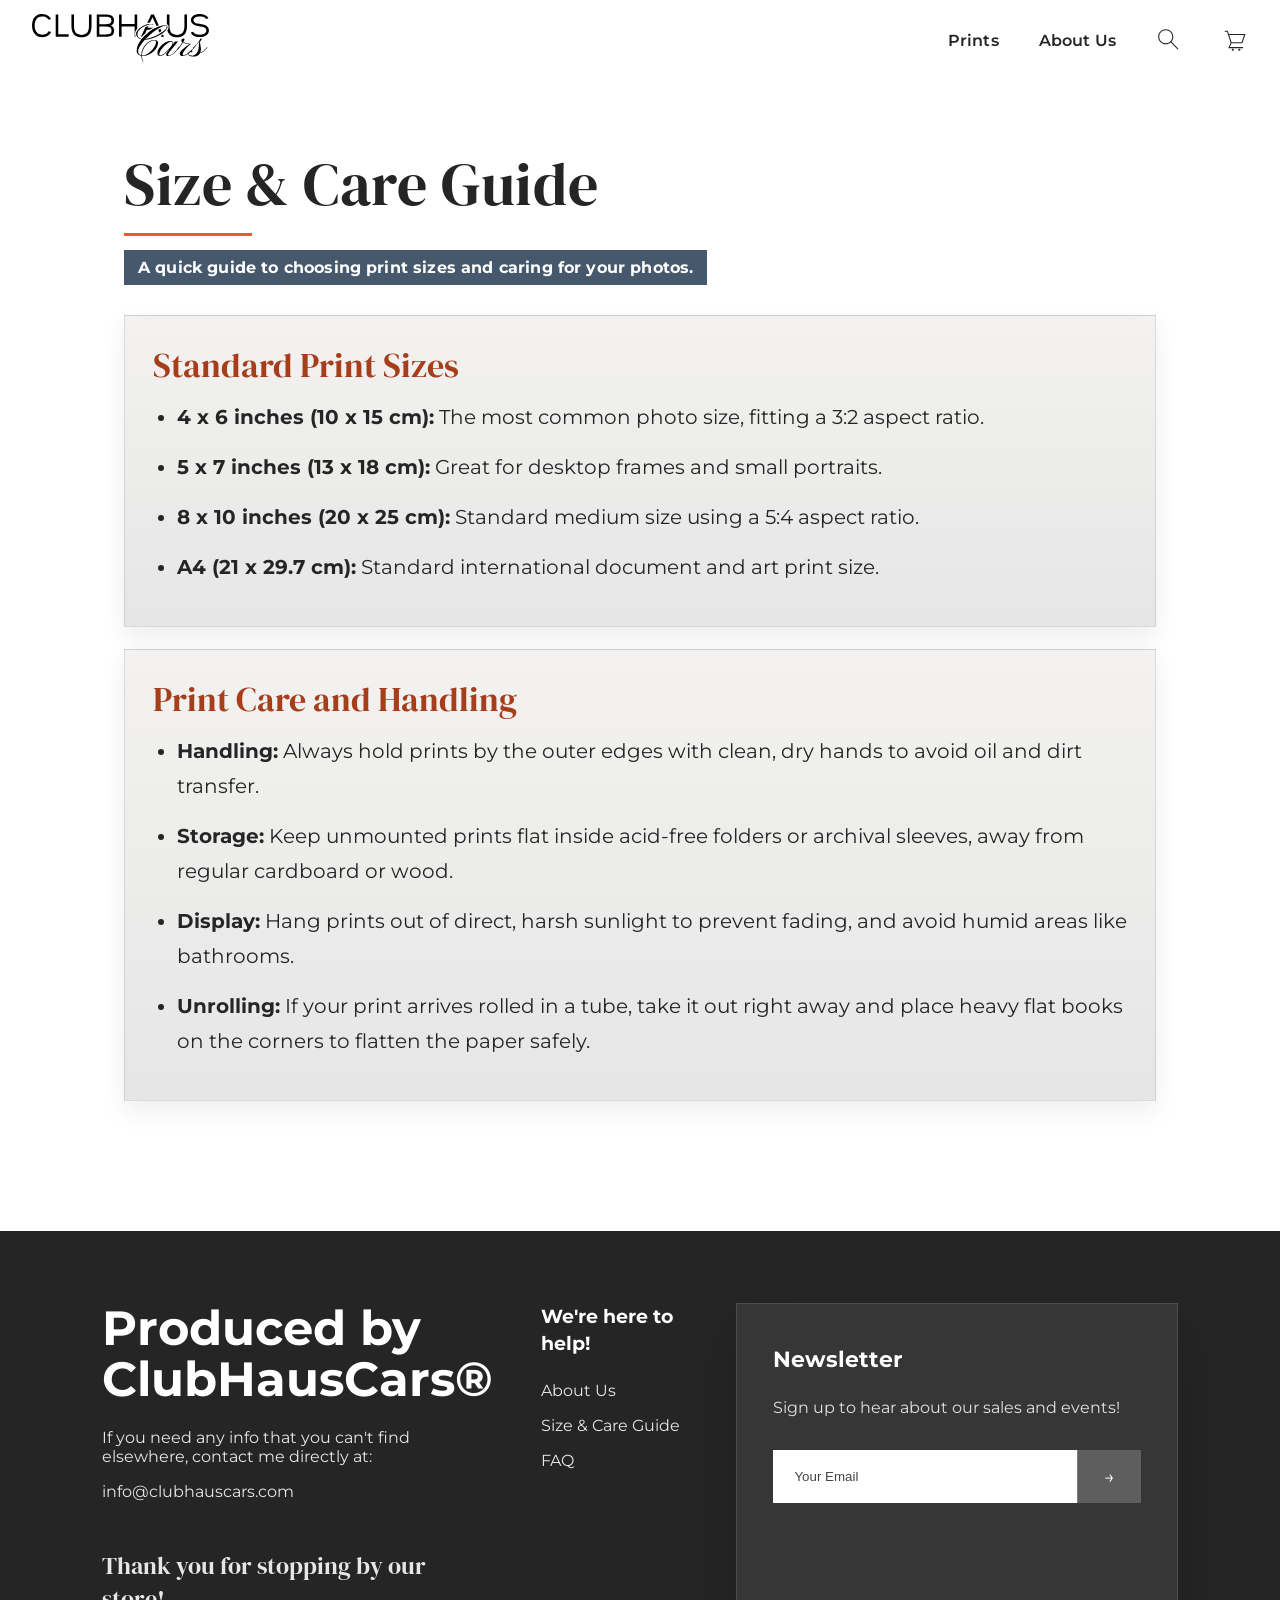
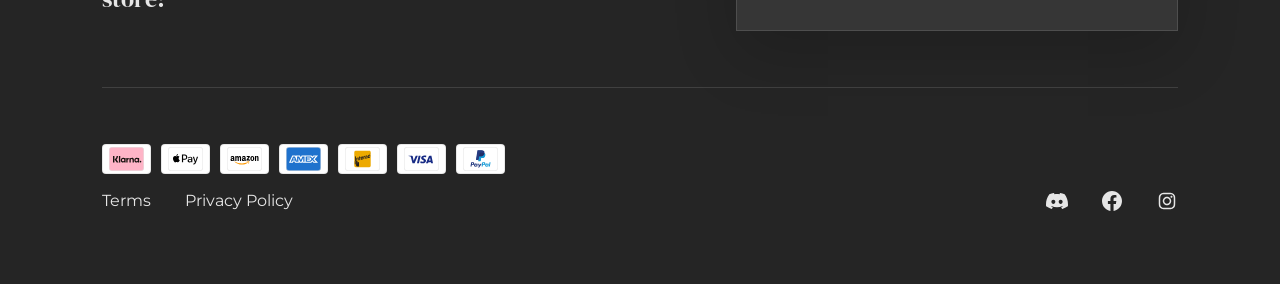
<file: size-care-guide.html>
<!DOCTYPE html>
<html lang="en">
<head>
<meta charset="UTF-8">
<meta name="viewport" content="width=device-width, initial-scale=1.0">
<title>Size &amp; Care Guide | ClubHausCars</title>
<style>
@font-face { font-family:'Montserrat'; src:url('fonts/Montserrat-VariableFont_wght.ttf') format('truetype'); font-weight:100 900; font-style:normal; font-display:swap; }
@font-face { font-family:'DM Serif Display'; src:url('fonts/DMSerifDisplay-Regular.ttf') format('truetype'); font-weight:400; font-style:normal; font-display:swap; }
@font-face { font-family:'Liu Jian Mao Cao'; src:url('fonts/LiuJianMaoCao-Regular.ttf') format('truetype'); font-weight:400; font-style:normal; font-display:swap; }
:root{
--nero:#252525;
--placebo:#E6E6E6;
--white:#FFFFFF;
--fur-white:#F3F2F0;
--machine-gun-metal:#454545;
--pale-cornflower:#B0CEE2;
--dusk:#45586C;
--shocking-orange:#E95D2C;
--roof-terracotta:#A63E1B;
--ashlite:#A7A39C;
}
*{box-sizing:border-box;margin:0;padding:0;}
html{scroll-behavior:smooth;}
body{font-family:'Montserrat',sans-serif;background:var(--white);color:var(--nero);min-height:100vh;display:flex;flex-direction:column;}
a{color:inherit;text-decoration:none;}
button{font:inherit;}
.site-header{position:sticky;top:0;z-index:1000;height:80px;display:flex;align-items:center;justify-content:space-between;padding:0 32px;background:rgba(37,37,37,0);transition:background .3s ease,backdrop-filter .3s ease;}
.site-header.scrolled{background:rgba(37,37,37,0.88);backdrop-filter:blur(12px);}
.site-logo img{height:48px;transition:opacity .2s ease;}
.primary-navigation>ul{display:flex;align-items:center;gap:40px;list-style:none;}
.primary-navigation a{color:var(--nero);text-decoration:none;font-size:16px;font-weight:600;letter-spacing:.01em;}
.primary-navigation a:hover{color:var(--shocking-orange);}
.dropdown{position:relative;}
.dropdown-menu{display:none;position:absolute;top:100%;left:0;list-style:none;background:var(--placebo);min-width:220px;border:1px solid rgba(37,37,37,.08);border-radius:0;box-shadow:0 24px 60px rgba(0,0,0,.14);overflow:hidden;z-index:100;}
.dropdown:hover .dropdown-menu{display:block;}
.dropdown-menu a{display:block;color:var(--nero);padding:14px 18px;font-weight:600;transition:background .2s ease,color .2s ease;}
.dropdown-menu a:hover{background:var(--dusk);color:var(--white);}
.nav-icon-button{background:none;border:none;color:var(--nero);font-size:22px;cursor:pointer;display:flex;align-items:center;justify-content:center;padding:0;}
.nav-icon-button img{display:block;height:26px;width:auto;transition:filter .3s ease,height .3s ease;}
.site-header.scrolled .primary-navigation a,
.site-header.scrolled .nav-icon-button{color:var(--white);}
.site-header.scrolled .dropdown > a{color:var(--white);}
.site-header.scrolled .dropdown-menu a{color:var(--nero);}
.site-header.scrolled .dropdown-menu a:hover{color:var(--white);}
.site-header.scrolled .nav-icon-button img{filter:invert(1);}
.site-header.scrolled .site-logo:hover img{filter:brightness(0) saturate(100%) sepia(100%) hue-rotate(9deg) saturate(550%) contrast(0.95);}
.hero-section{height:calc(100vh - 80px);background:url('film%20images/film%2014.PNG');background-size:cover;background-position:center;display:flex;align-items:center;justify-content:center;text-align:center;padding:0 24px;}
.hero-content h1{font-family:'Liu Jian Mao Cao',cursive;font-size:350px;color:var(--white);font-weight:400;line-height:0.9;margin-bottom:18px;text-shadow:-3px -3px 0 var(--shocking-orange),3px -3px 0 var(--shocking-orange),-3px 3px 0 var(--shocking-orange),3px 3px 0 var(--shocking-orange);-webkit-text-stroke:0;text-stroke:0;}
.hero-button{display:inline-block;margin-top:20px;padding:16px 36px;background:var(--pale-cornflower);color:var(--nero);text-decoration:none;font-family:'Montserrat',sans-serif;font-weight:600;border:2px solid var(--dusk);border-radius:0;transition:transform .2s ease,background .2s ease,border-color .2s ease,color .2s ease;}
.hero-button:hover{background:var(--shocking-orange);border-color:var(--roof-terracotta);color:var(--white);transform:translateY(-1px);}
.section-title{font-family:'DM Serif Display',serif;font-size:3rem;text-align:center;margin-bottom:40px;}
.events-title{font-family:'Liu Jian Mao Cao',cursive;font-size:350px;font-weight:400;color:var(--white);-webkit-text-stroke:4px var(--shocking-orange);text-stroke:4px var(--shocking-orange);}
.faq-section{padding:100px 8%;background:var(--white);}
.faq-container{max-width:1040px;margin:0 auto;text-align:center;background:transparent;padding:0;box-shadow:none;border-radius:0;}
.faq-description{color:var(--machine-gun-metal);font-size:1.2rem;line-height:1.9;margin:0 auto 10px;max-width:720px;font-weight:400;text-align:center;}
.faq-time{color:var(--machine-gun-metal);font-size:1.2rem;line-height:1.9;margin:0 auto 40px;max-width:720px;font-weight:400;text-align:center;}
.faq-list{background:var(--placebo);border:1px solid var(--placebo);border-radius:0;overflow:hidden;}
.faq-item{appearance:none;-webkit-appearance:none;border:0;background:transparent;width:100%;text-align:left;padding:24px 26px;color:var(--nero);font-family:'Montserrat',sans-serif;font-size:1.4rem;font-weight:700;display:flex;justify-content:space-between;align-items:center;cursor:pointer;border-bottom:1px solid rgba(0,0,0,0.06);}
.faq-item:hover{background:var(--placebo);}
.faq-item span{font-size:1.4rem;color:var(--nero);transition:transform .2s ease;}
.faq-item:focus{outline:2px solid var(--pale-cornflower);outline-offset:2px;border-radius:2px;}
.faq-panel{display:none;text-align:left;padding:18px 26px 26px;margin:0;background:var(--placebo);color:var(--machine-gun-metal);font-family:'Montserrat',sans-serif;font-size:1rem;line-height:1.8;}
.faq-item[aria-expanded="true"] span{transform:rotate(180deg);} 
.faq-panel p{margin:0 0 18px;}
.faq-panel h4{margin-top:22px;margin-bottom:8px;}
.newsletter-message{margin-top:18px;color:var(--pale-cornflower);font-weight:700}
.shop-divider{background-image:url('./film images/gradient.jpg');background-size:cover;background-position:center;background-repeat:no-repeat;padding:24px 20px;}
.shop-divider .section-title{font-family:'Montserrat',sans-serif;font-weight:400;color:var(--white);margin:0;text-transform:uppercase;transition:color .2s ease;}
.shop-divider .section-title:hover{color:var(--pale-cornflower);}
.shop-divider .section-title::after{display:none;}
.shop-section{padding:80px 4% 100px;}
.features-section,.about-section{padding:100px 8%;}
.primary-navigation a,.dropdown-menu a{font-family:'Montserrat',sans-serif;font-size:16px;}
.site-footer{background:var(--nero);color:var(--placebo);padding:72px 8%;font-family:'Montserrat',sans-serif;}
.footer-thanks{font-family:'DM Serif Display',serif;font-size:24px;margin-top:48px;}
.gallery-grid{display:grid;grid-template-columns:repeat(3,minmax(0,1fr));gap:20px;}
.gallery-item{position:relative;overflow:hidden;border-radius:0;}
.gallery-item img{width:100%;display:block;aspect-ratio:1/1;object-fit:cover;transition:filter .25s ease,transform .25s ease;}
.gallery-item::after{content:'View';position:absolute;inset:0;display:flex;align-items:center;justify-content:center;color:var(--white);font-family:'DM Serif Display',serif;font-size:1.2rem;opacity:0;transition:opacity .25s ease,transform .25s ease;background:rgba(0,0,0,0.15);}
.gallery-item:hover img{filter:brightness(0.9);transform:scale(1.02);}
.gallery-item:hover::after{opacity:1;transform:translateY(-2px);}
.features-grid{display:grid;grid-template-columns:repeat(3,minmax(0,1fr));gap:30px;}
.feature-card{background:var(--white);padding:30px;border-radius:16px;box-shadow:0 18px 40px rgba(0,0,0,.08);}
.feature-card h2{font-family:'DM Serif Display',serif;margin-bottom:12px;}
.gallery-section{padding:100px 8%;}
.gallery-grid{display:grid;grid-template-columns:repeat(3,minmax(0,1fr));gap:20px;}
.gallery-item img{width:100%;display:block;aspect-ratio:1/1;object-fit:cover;}
.about-section{text-align:center;background:var(--white);border-radius:28px;box-shadow:0 24px 60px rgba(0,0,0,.12);padding:80px 50px;}
.about-section p{max-width:700px;margin:0 auto;color:var(--machine-gun-metal);font-size:1.03rem;line-height:1.8;}
.site-footer{background:var(--nero);color:var(--placebo);padding:72px 8%;}
.footer-container{display:grid;grid-template-columns:2.5fr 1fr 3fr;gap:48px;}
.footer-column h3{color:white;margin-bottom:24px;font-size:1.2rem;line-height:1.4;}
.footer-column:first-child h3{font-size:3rem;line-height:1.05;margin-bottom:24px;}
.footer-column p,.footer-column li{color:var(--placebo);margin-bottom:16px;}
.footer-column a{color:var(--placebo);text-decoration:none;}
.footer-column a:hover{color:var(--shocking-orange);}
.footer-column ul{list-style:none;padding:0;}
.footer-thanks{font-family:'DM Serif Display',serif;font-size:24px;margin-top:48px;}
.footer-newsletter{background:rgba(255,255,255,.08);border:1px solid rgba(255,255,255,.12);padding:40px 36px;border-radius:0;box-shadow:0 24px 60px rgba(0,0,0,.16);width:100%;}
.footer-newsletter h3{font-size:1.4rem;margin-bottom:18px;}
.footer-newsletter p{color:rgba(255,255,255,.85);font-size:0.98rem;line-height:1.8;margin-bottom:28px;}
.newsletter-form{display:flex;gap:0;flex-wrap:wrap;}
.newsletter-form input{flex:1;min-width:220px;padding:18px 20px;border-radius:0;border:1px solid rgba(255,255,255,.18);border-right:0;background:var(--white);color:var(--nero);}
.newsletter-form input::placeholder{color:var(--machine-gun-metal);}
.newsletter-form button{padding:0 24px;min-width:64px;border:none;border-radius:0;background:rgba(255,255,255,.2);color:var(--white);font-size:1.1rem;cursor:pointer;transition:background .2s ease,transform .2s ease;border-left:1px solid rgba(255,255,255,.18);}
.newsletter-form button:hover{background:rgba(255,255,255,.34);transform:translateY(-1px);}
.footer-divider{height:1px;background:rgba(255,255,255,.12);margin:56px 0;}
.footer-bottom{display:flex;justify-content:space-between;align-items:center;flex-wrap:wrap;gap:16px;}
.footer-policies,.footer-social{display:flex;gap:34px;align-items:center;}
.footer-policies a{transition:color .2s ease;}
.footer-policies a:hover{color:var(--shocking-orange);}
.footer-social a{display:inline-flex;align-items:center;justify-content:center;}
.footer-social img{width:40px;height:40px;display:block;}
.footer-social a:nth-child(2) img{width:36px;height:36px;}
.footer-social a:nth-child(3) img{width:44px;height:44px;}
@media (max-width: 840px){.site-header{padding:0 20px;}.primary-navigation>ul{gap:22px;}.primary-navigation a{font-size:15px;}.nav-icon-button img{height:22px;}.features-grid,.gallery-grid{grid-template-columns:1fr;}.features-section,.about-section,.gallery-section{padding:60px 6%;}.hero-content h1{font-size:clamp(3.6rem,15vw,6rem);}}

/* policy page specific */
.privacy-page-content{max-width:1080px;margin:0 auto;padding:74px 24px 108px;background:transparent;}
.privacy-page-content h1{font-family:'DM Serif Display',serif;font-size:clamp(34px,6vw,60px);margin-bottom:14px;color:var(--nero);line-height:1.02;font-weight:400;font-style:normal;letter-spacing:.01em;}
.privacy-page-content h1::after{content:'';display:block;width:128px;height:3px;background:var(--shocking-orange);margin-top:18px;}
.privacy-page-content .page-intro{display:inline-block;color:var(--white);background:var(--dusk);padding:8px 14px;margin-bottom:30px;font-family:'Montserrat',sans-serif;font-weight:700;letter-spacing:.01em;}
.privacy-page-content .policy-section{margin-bottom:22px;background:linear-gradient(180deg,var(--fur-white) 0%,var(--placebo) 100%);padding:26px 28px;border-left:4px solid var(--ashlite);border:1px solid rgba(69,88,108,.16);color:var(--machine-gun-metal);font-family:'Montserrat',sans-serif;box-shadow:0 10px 24px rgba(37,37,37,.08);}
.privacy-page-content .policy-section h2{font-family:'DM Serif Display',serif;font-size:clamp(22px,2.8vw,34px);margin-bottom:12px;color:var(--roof-terracotta);font-weight:400;font-style:normal;}
.privacy-page-content .policy-section p{margin-bottom:12px;color:var(--nero);line-height:1.82;font-size:1rem;}
.privacy-page-content .policy-section p:last-child{margin-bottom:0;}
.privacy-page-content .policy-list{list-style:disc;padding-left:24px;margin:0;}
.privacy-page-content .policy-list li{margin-bottom:15px;color:var(--nero);line-height:1.75;font-size:clamp(16px,1.6vw,20px);}
.privacy-page-content .policy-list strong{color:var(--nero);}
.privacy-page-content a{color:var(--shocking-orange);text-decoration:underline;text-underline-offset:2px;}
@media (max-width: 840px){
  .privacy-page-content{padding:52px 20px 82px;}
  .privacy-page-content .policy-section{padding:22px 20px;}
  .privacy-page-content .policy-list li{font-size:1rem;}
}
</style>
<link rel="stylesheet" href="site-ui.css">
</head>
<body>
<header class="site-header">
  <div class="site-logo"><a href="index.html"><img src="film%20images/Logo%20Black.svg" alt="Club Haus Cars Logo"></a></div>
  <nav class="primary-navigation">
    <ul>
      <li class="dropdown"><a href="shop.html">Prints</a>
        <ul class="dropdown-menu">
          <li><a href="shop.html">Glossy Prints</a></li>
          <li><a href="shop.html">Matte Prints</a></li>
        </ul>
      </li>
      <li><a href="story.html">About Us</a></li>
      <li><button class="nav-icon-button" aria-label="Search"><img src="film%20images/Magnifiying%20Glass%20icon.svg" alt="Search"></button></li>
      <li><button class="nav-icon-button" aria-label="Cart"><img src="film%20images/Shopping%20Cart%20Icon.svg" alt="Cart"></button></li>
    </ul>
  </nav>
</header>

<main>
  <section class="privacy-page-content">
    <h1>Size &amp; Care Guide</h1>
    <p class="page-intro">A quick guide to choosing print sizes and caring for your photos.</p>

    <section class="policy-section">
      <h2>Standard Print Sizes</h2>
      <ul class="policy-list">
        <li><strong>4 x 6 inches (10 x 15 cm):</strong> The most common photo size, fitting a 3:2 aspect ratio.</li>
        <li><strong>5 x 7 inches (13 x 18 cm):</strong> Great for desktop frames and small portraits.</li>
        <li><strong>8 x 10 inches (20 x 25 cm):</strong> Standard medium size using a 5:4 aspect ratio.</li>
        <li><strong>A4 (21 x 29.7 cm):</strong> Standard international document and art print size.</li>
      </ul>
    </section>

    <section class="policy-section">
      <h2>Print Care and Handling</h2>
      <ul class="policy-list">
        <li><strong>Handling:</strong> Always hold prints by the outer edges with clean, dry hands to avoid oil and dirt transfer.</li>
        <li><strong>Storage:</strong> Keep unmounted prints flat inside acid-free folders or archival sleeves, away from regular cardboard or wood.</li>
        <li><strong>Display:</strong> Hang prints out of direct, harsh sunlight to prevent fading, and avoid humid areas like bathrooms.</li>
        <li><strong>Unrolling:</strong> If your print arrives rolled in a tube, take it out right away and place heavy flat books on the corners to flatten the paper safely.</li>
      </ul>
    </section>
  </section>
</main>

<footer class="site-footer">
  <div class="footer-container">
    <div class="footer-column">
      <h3>Produced by<br>ClubHausCars®</h3>
      <p>If you need any info that you can't find elsewhere, contact me directly at:</p>
      <p>info@clubhauscars.com</p>
      <p class="footer-thanks">Thank you for stopping by our store!</p>
    </div>
    <div class="footer-column">
      <h3>We're here to help!</h3>
      <ul>
        <li><a href="story.html">About Us</a></li>
        <li><a class="size-care-link" href="size-care-guide.html">Size &amp; Care Guide</a></li>
        <li><a href="index.html#faq">FAQ</a></li>
      </ul>
    </div>
    <div class="footer-column footer-newsletter">
      <h3>Newsletter</h3>
      <p>Sign up to hear about our sales and events!</p>
      <form class="newsletter-form">
        <input type="email" placeholder="Your Email">
        <button type="submit">→</button>
      </form>
      <div id="newsletter-message" class="newsletter-message" aria-live="polite"></div>
    </div>
  </div>
  <div class="footer-divider"></div>
  <div class="footer-bottom">
    <div class="footer-policies">
      <a href="terms.html">Terms</a>
      <a href="privacy.html">Privacy Policy</a>
    </div>
    <div class="footer-social">
      <a href="#"><img src="film%20images/discord%20icon.svg" alt="Discord"></a>
      <a href="#"><img src="film%20images/facebook%20icon.svg" alt="Facebook"></a>
      <a href="https://www.instagram.com/clubhauscars/" target="_blank" rel="noreferrer"><img src="film%20images/instagram%20icon.svg" alt="Instagram"></a>
    </div>
  </div>
</footer>

<script src="site-ui.js"></script>
<script>
const header = document.querySelector('.site-header');
const logo = document.querySelector('.site-logo img');
window.addEventListener('scroll', () => {
  const isScrolled = window.scrollY > 20;
  header.classList.toggle('scrolled', isScrolled);
  if (logo) logo.src = isScrolled ? 'film%20images/Logo%20White.svg' : 'film%20images/Logo%20Black.svg';
});

const newsletterForm = document.querySelector('.newsletter-form');
const newsletterMessage = document.getElementById('newsletter-message');
if (newsletterForm && newsletterMessage) {
  newsletterForm.addEventListener('submit', (e) => {
    e.preventDefault();
    const input = newsletterForm.querySelector('input[type="email"]');
    const email = input ? input.value.trim() : '';
    if (email) {
      newsletterMessage.textContent = 'Thanks for subscribing!';
      input.value = '';
    } else {
      newsletterMessage.textContent = 'Please enter a valid email.';
    }
  });
}
</script>
</body>
</html>
</file>
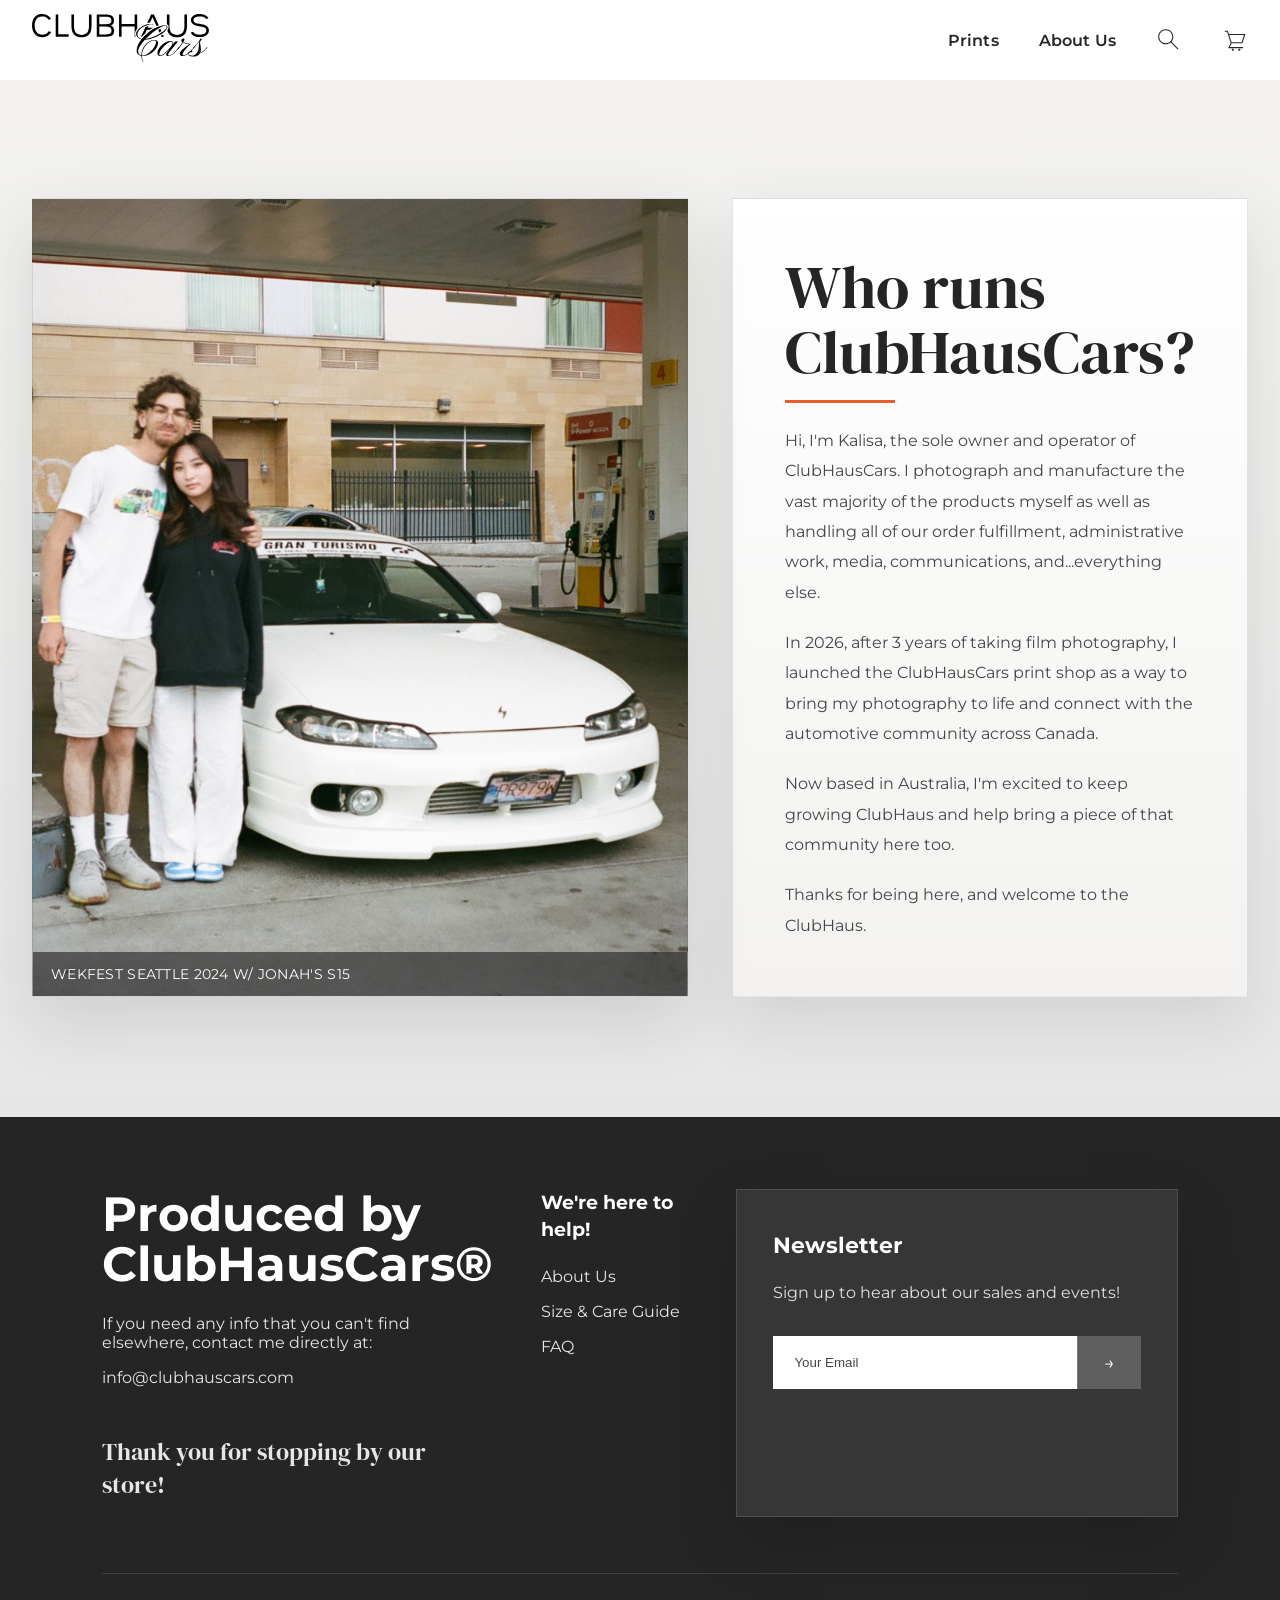
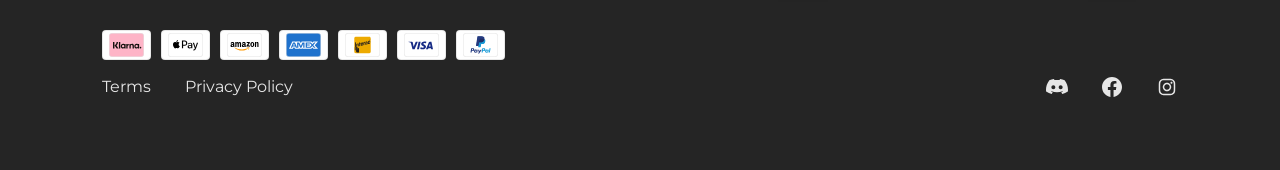
<file: story.html>
<!DOCTYPE html>
<html lang="en">
<head>
<meta charset="UTF-8">
<meta name="viewport" content="width=device-width, initial-scale=1.0">
<title>Our Story | ClubHausCars</title>
<style>
@font-face { font-family:'Montserrat'; src:url('fonts/Montserrat-VariableFont_wght.ttf') format('truetype'); font-weight:100 900; font-style:normal; font-display:swap; }
@font-face { font-family:'DM Serif Display'; src:url('fonts/DMSerifDisplay-Regular.ttf') format('truetype'); font-weight:400; font-style:normal; font-display:swap; }
@font-face { font-family:'Liu Jian Mao Cao'; src:url('fonts/LiuJianMaoCao-Regular.ttf') format('truetype'); font-weight:400; font-style:normal; font-display:swap; }
:root{
--nero:#252525;
--placebo:#E6E6E6;
--white:#FFFFFF;
--fur-white:#F3F2F0;
--machine-gun-metal:#454545;
--pale-cornflower:#B0CEE2;
--dusk:#45586C;
--shocking-orange:#E95D2C;
--roof-terracotta:#A63E1B;
--ashlite:#A7A39C;
}
*{box-sizing:border-box;margin:0;padding:0;}
html{scroll-behavior:smooth;}
body{font-family:'Montserrat',sans-serif;background:var(--white);color:var(--nero);min-height:100vh;display:flex;flex-direction:column;}
a{color:inherit;text-decoration:none;}
button{font:inherit;}
.site-header{position:sticky;top:0;z-index:1000;height:80px;display:flex;align-items:center;justify-content:space-between;padding:0 32px;background:rgba(37,37,37,0);transition:background .3s ease,backdrop-filter .3s ease;}
.site-header.scrolled{background:rgba(37,37,37,0.88);backdrop-filter:blur(12px);}
.site-header.scrolled .primary-navigation a,
.site-header.scrolled .nav-icon-button{color:var(--white);}
.site-header.scrolled .dropdown > a{color:var(--white);}
.site-header.scrolled .dropdown-menu a{color:var(--nero);}
.site-header.scrolled .dropdown-menu a:hover{color:var(--white);}
.site-header.scrolled .nav-icon-button img{filter:invert(1);}
.site-header.scrolled .site-logo:hover img{filter:brightness(0) saturate(100%) sepia(100%) hue-rotate(9deg) saturate(550%) contrast(0.95);}
.site-logo img{height:48px;transition:filter .2s ease,opacity .2s ease;}
.primary-navigation>ul{display:flex;align-items:center;gap:40px;list-style:none;}
.primary-navigation a{color:var(--nero);text-decoration:none;font-size:16px;font-weight:600;letter-spacing:.01em;}
.primary-navigation a:hover{color:var(--shocking-orange);}
.dropdown{position:relative;}
.dropdown-menu{display:none;position:absolute;top:100%;left:0;list-style:none;background:var(--placebo);min-width:220px;border:1px solid rgba(37,37,37,.08);border-radius:0;box-shadow:0 24px 60px rgba(0,0,0,.14);overflow:hidden;z-index:100;}
.dropdown:hover .dropdown-menu{display:block;}
.dropdown-menu a{display:block;color:var(--nero);padding:14px 18px;font-weight:600;transition:background .2s ease,color .2s ease;}
.dropdown-menu a:hover{background:var(--dusk);color:var(--white);}
.nav-icon-button{background:none;border:none;color:var(--nero);font-size:22px;cursor:pointer;display:flex;align-items:center;justify-content:center;padding:0;}
.nav-icon-button img{display:block;height:26px;width:auto;transition:filter .3s ease,height .3s ease;}
.story-hero{padding:118px 0 120px;background:linear-gradient(180deg,var(--fur-white) 0%,var(--placebo) 100%);}
.story-grid{display:grid;grid-template-columns:1.2fr 0.8fr;gap:44px;align-items:stretch;max-width:1360px;margin:0 auto;padding:0 32px;}
.story-image{position:relative;min-height:680px;background:url('film%20images/film%2025.jpg') center 18%/cover no-repeat;border:1px solid rgba(69,88,108,.15);box-shadow:0 24px 60px rgba(37,37,37,.12);}
.story-caption{position:absolute;left:0;right:0;bottom:0;padding:13px 18px;background:rgba(37,37,37,.62);color:var(--white);font-size:0.9rem;letter-spacing:0.02em;text-transform:uppercase;}
.story-card{background:linear-gradient(180deg,var(--white) 0%,var(--fur-white) 100%);padding:56px 52px;box-shadow:0 24px 60px rgba(37,37,37,.11);border:1px solid rgba(69,88,108,.14);}
.story-card h1{font-family:'DM Serif Display',serif;font-size:clamp(2.7rem,4.8vw,4.1rem);margin-bottom:22px;color:var(--nero);line-height:1.05;font-weight:400;}
.story-card h1::after{content:'';display:block;width:110px;height:3px;background:var(--shocking-orange);margin-top:16px;}
.story-card p{color:var(--machine-gun-metal);font-size:1.03rem;line-height:1.84;margin-bottom:20px;font-weight:400;}
.story-card p:last-child{margin-bottom:0;}
.story-card strong{font-weight:700;}
.page-content{max-width:980px;width:100%;margin:0 auto;padding:0 24px 96px;}
.page-content h2{font-family:'DM Serif Display',serif;font-size:clamp(2.5rem,5vw,4rem);margin-bottom:24px;color:var(--nero);}
.page-content p{color:var(--machine-gun-metal);font-size:1rem;line-height:1.9;margin-bottom:24px;}
.page-content strong{font-weight:700;}
.site-footer{background:var(--nero);color:var(--placebo);padding:72px 8%;font-family:'Montserrat',sans-serif;}
@media (max-width: 980px){.story-grid{grid-template-columns:1fr;gap:32px;padding:0 20px;}.story-image{min-height:440px;}.story-card{padding:40px 30px;}}
.footer-container{display:grid;grid-template-columns:2.5fr 1fr 3fr;gap:48px;}
.footer-column h3{color:white;margin-bottom:24px;font-size:1.2rem;line-height:1.4;}
.footer-column:first-child h3{font-size:3rem;line-height:1.05;margin-bottom:24px;}
.footer-column p,.footer-column li{color:var(--placebo);margin-bottom:16px;}
.footer-column a{color:var(--placebo);text-decoration:none;}
.footer-column a:hover{color:var(--shocking-orange);}
.footer-column ul{list-style:none;padding:0;}
.footer-thanks{font-family:'DM Serif Display',serif;font-size:24px;margin-top:48px;}
.footer-newsletter{background:rgba(255,255,255,.08);border:1px solid rgba(255,255,255,.12);padding:40px 36px;border-radius:0;box-shadow:0 24px 60px rgba(0,0,0,.16);width:100%;}
.footer-newsletter h3{font-size:1.4rem;margin-bottom:18px;}
.footer-newsletter p{color:rgba(255,255,255,.85);font-size:0.98rem;line-height:1.8;margin-bottom:28px;}
.newsletter-form{display:flex;gap:0;flex-wrap:wrap;}
.newsletter-form input{flex:1;min-width:220px;padding:18px 20px;border-radius:0;border:1px solid rgba(255,255,255,.18);border-right:0;background:var(--white);color:var(--nero);}
.newsletter-form input::placeholder{color:var(--machine-gun-metal);}
.newsletter-form button{padding:0 24px;min-width:64px;border:none;border-radius:0;background:rgba(255,255,255,.2);color:var(--white);font-size:1.1rem;cursor:pointer;transition:background .2s ease,transform .2s ease;border-left:1px solid rgba(255,255,255,.18);}
.newsletter-form button:hover{background:rgba(255,255,255,.34);transform:translateY(-1px);}
.footer-divider{height:1px;background:rgba(255,255,255,.12);margin:56px 0;}
.footer-bottom{display:flex;justify-content:space-between;align-items:center;flex-wrap:wrap;gap:16px;}
.footer-policies,.footer-social{display:flex;gap:34px;align-items:center;}
.footer-policies a{transition:color .2s ease;}
.footer-policies a:hover{color:var(--shocking-orange);}
.footer-social a{display:inline-flex;align-items:center;justify-content:center;}
.footer-social img{width:40px;height:40px;display:block;}
.footer-social a:nth-child(2) img{width:36px;height:36px;}
.footer-social a:nth-child(3) img{width:44px;height:44px;}
@media (max-width: 840px){.site-header{padding:0 20px;}.primary-navigation>ul{gap:22px;}.primary-navigation a{font-size:15px;}.nav-icon-button img{height:22px;}.page-content{padding:48px 20px 80px;}.footer-container{grid-template-columns:1fr;gap:32px;}.footer-bottom{flex-direction:column;align-items:flex-start;}.footer-policies{gap:20px;}}
</style>
<link rel="stylesheet" href="site-ui.css">
</head>
<body>
<header class="site-header">
<div class="site-logo"><a href="index.html"><img src="film%20images/Logo%20Black.svg" alt="Club Haus Cars Logo"></a></div>
<nav class="primary-navigation">
<ul>
<li class="dropdown"><a href="shop.html">Prints</a>
<ul class="dropdown-menu">
<li><a href="shop.html">Glossy Prints</a></li>
<li><a href="shop.html">Matte Prints</a></li>
</ul>
</li>
<li><a href="story.html">About Us</a></li>
<li><button class="nav-icon-button" aria-label="Search"><img src="film%20images/Magnifiying%20Glass%20icon.svg" alt="Search"></button></li>
<li><button class="nav-icon-button" aria-label="Cart"><img src="film%20images/Shopping%20Cart%20Icon.svg" alt="Cart"></button></li>
</ul>
</nav>
</header>
<main>
<section class="story-hero">
<div class="story-grid">
<div class="story-image"><div class="story-caption">Wekfest Seattle 2024 w/ Jonah's S15</div></div>
<div class="story-card">
<h1>Who runs ClubHausCars?</h1>
<p>Hi, I'm Kalisa, the sole owner and operator of ClubHausCars. I photograph and manufacture the vast majority of the products myself as well as handling all of our order fulfillment, administrative work, media, communications, and...everything else.</p>
<p>In 2026, after 3 years of taking film photography, I launched the ClubHausCars print shop as a way to bring my photography to life and connect with the automotive community across Canada.</p>
<p>Now based in Australia, I'm excited to keep growing ClubHaus and help bring a piece of that community here too.</p>
<p>Thanks for being here, and welcome to the ClubHaus.</p>
</div>
</div>
</section>
</main>
<footer class="site-footer">
<div class="footer-container">
<div class="footer-column">
<h3>Produced by<br>ClubHausCars®</h3>
<p>If you need any info that you can't find elsewhere, contact me directly at:</p>
<p>info@clubhauscars.com</p>
<p class="footer-thanks">Thank you for stopping by our store!</p>
</div>
<div class="footer-column">
<h3>We're here to help!</h3>
<ul>
<li><a href="story.html">About Us</a></li>
<li><a class="size-care-link" href="size-care-guide.html">Size &amp; Care Guide</a></li>
<li><a href="index.html#faq">FAQ</a></li>
</ul>
</div>
<div class="footer-column footer-newsletter">
<h3>Newsletter</h3>
<p>Sign up to hear about our sales and events!</p>
<form class="newsletter-form">
<input type="email" placeholder="Your Email">
<button type="submit">→</button>
</form>
<div id="newsletter-message" class="newsletter-message" aria-live="polite"></div>
</div>
</div>
<div class="footer-divider"></div>
<div class="footer-bottom">
<div class="footer-policies">
<a href="terms.html">Terms</a>
<a href="privacy.html">Privacy Policy</a>
</div>
<div class="footer-social">
<a href="#"><img src="film%20images/discord%20icon.svg" alt="Discord"></a>
<a href="#"><img src="film%20images/facebook%20icon.svg" alt="Facebook"></a>
<a href="https://www.instagram.com/clubhauscars/" target="_blank" rel="noreferrer"><img src="film%20images/instagram%20icon.svg" alt="Instagram"></a>
</div>
</div>
</footer>
<script src="site-ui.js"></script>
<script>
const header = document.querySelector('.site-header');
const logo = document.querySelector('.site-logo img');
window.addEventListener('scroll', () => {
  const isScrolled = window.scrollY > 20;
  header.classList.toggle('scrolled', isScrolled);
  if (logo) {
    logo.src = isScrolled ? 'film%20images/Logo%20White.svg' : 'film%20images/Logo%20Black.svg';
  }
});
</script>
</body>
</html>
</file>
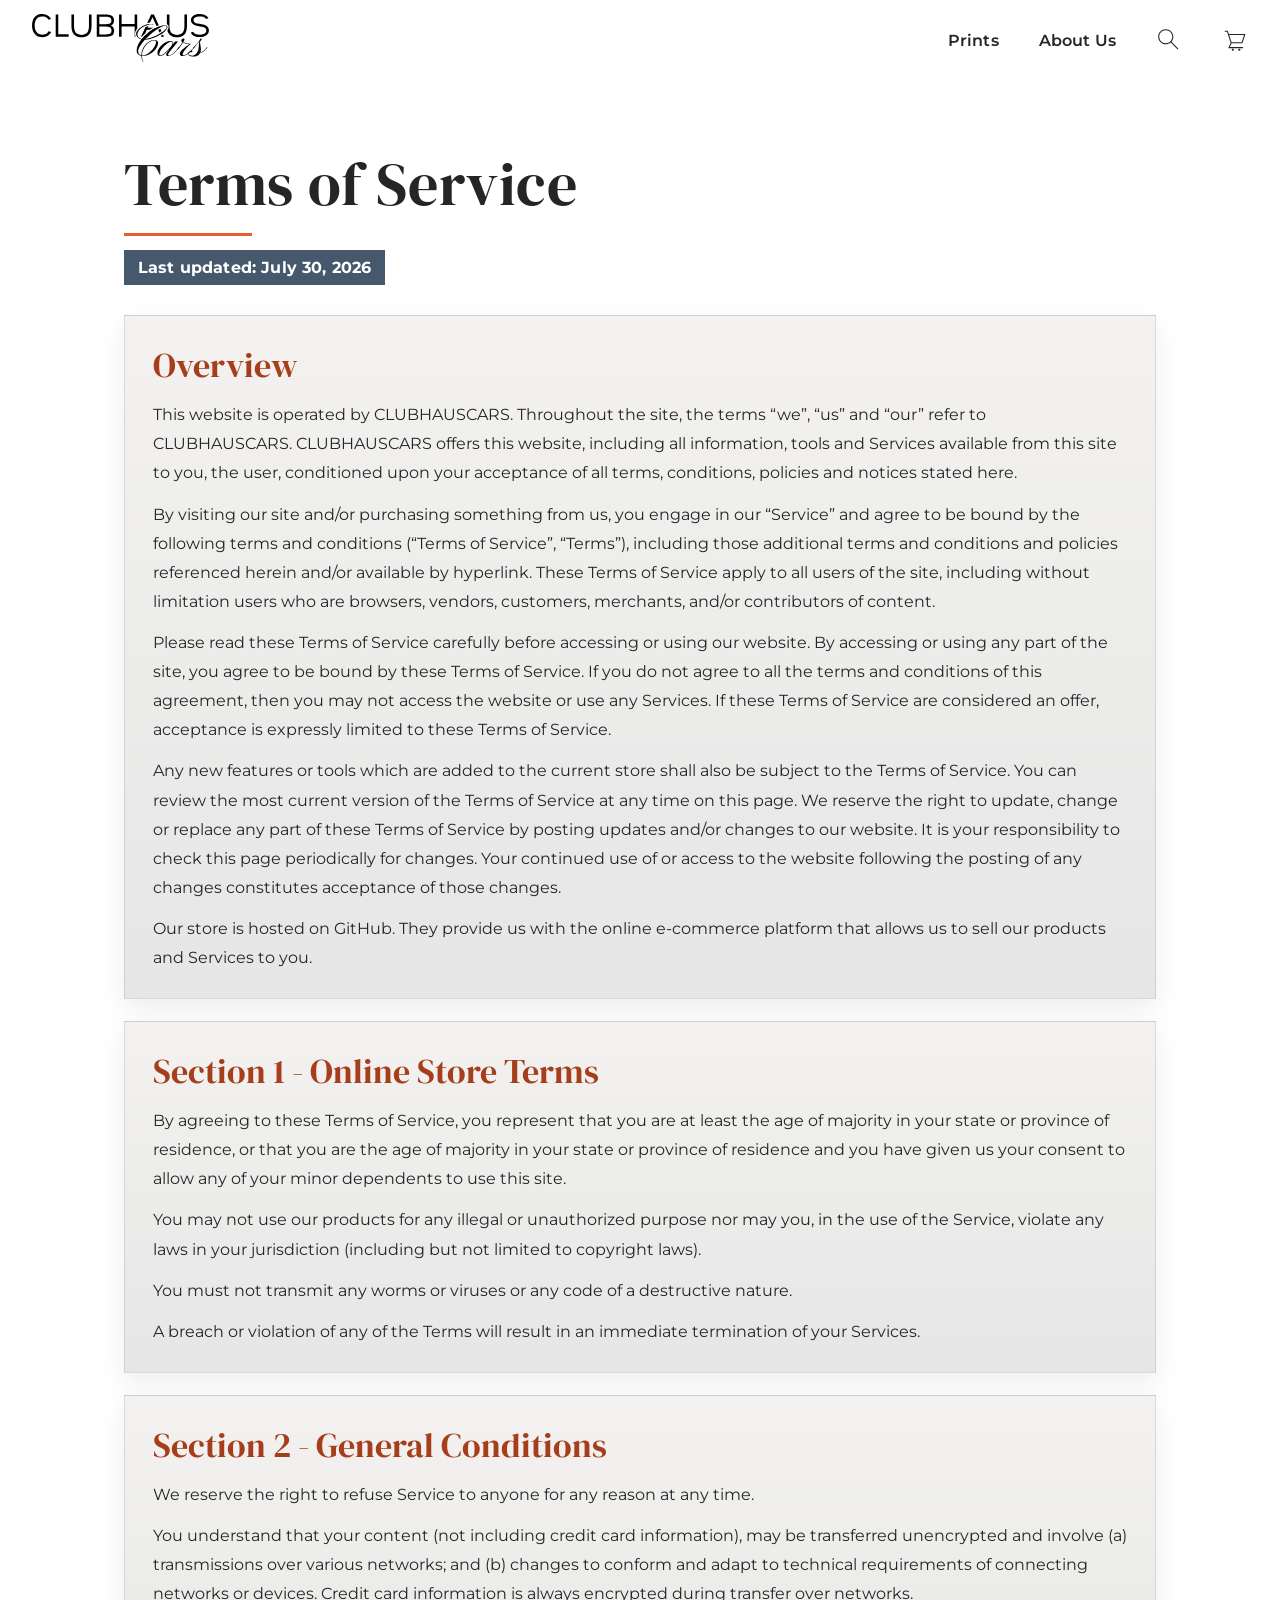
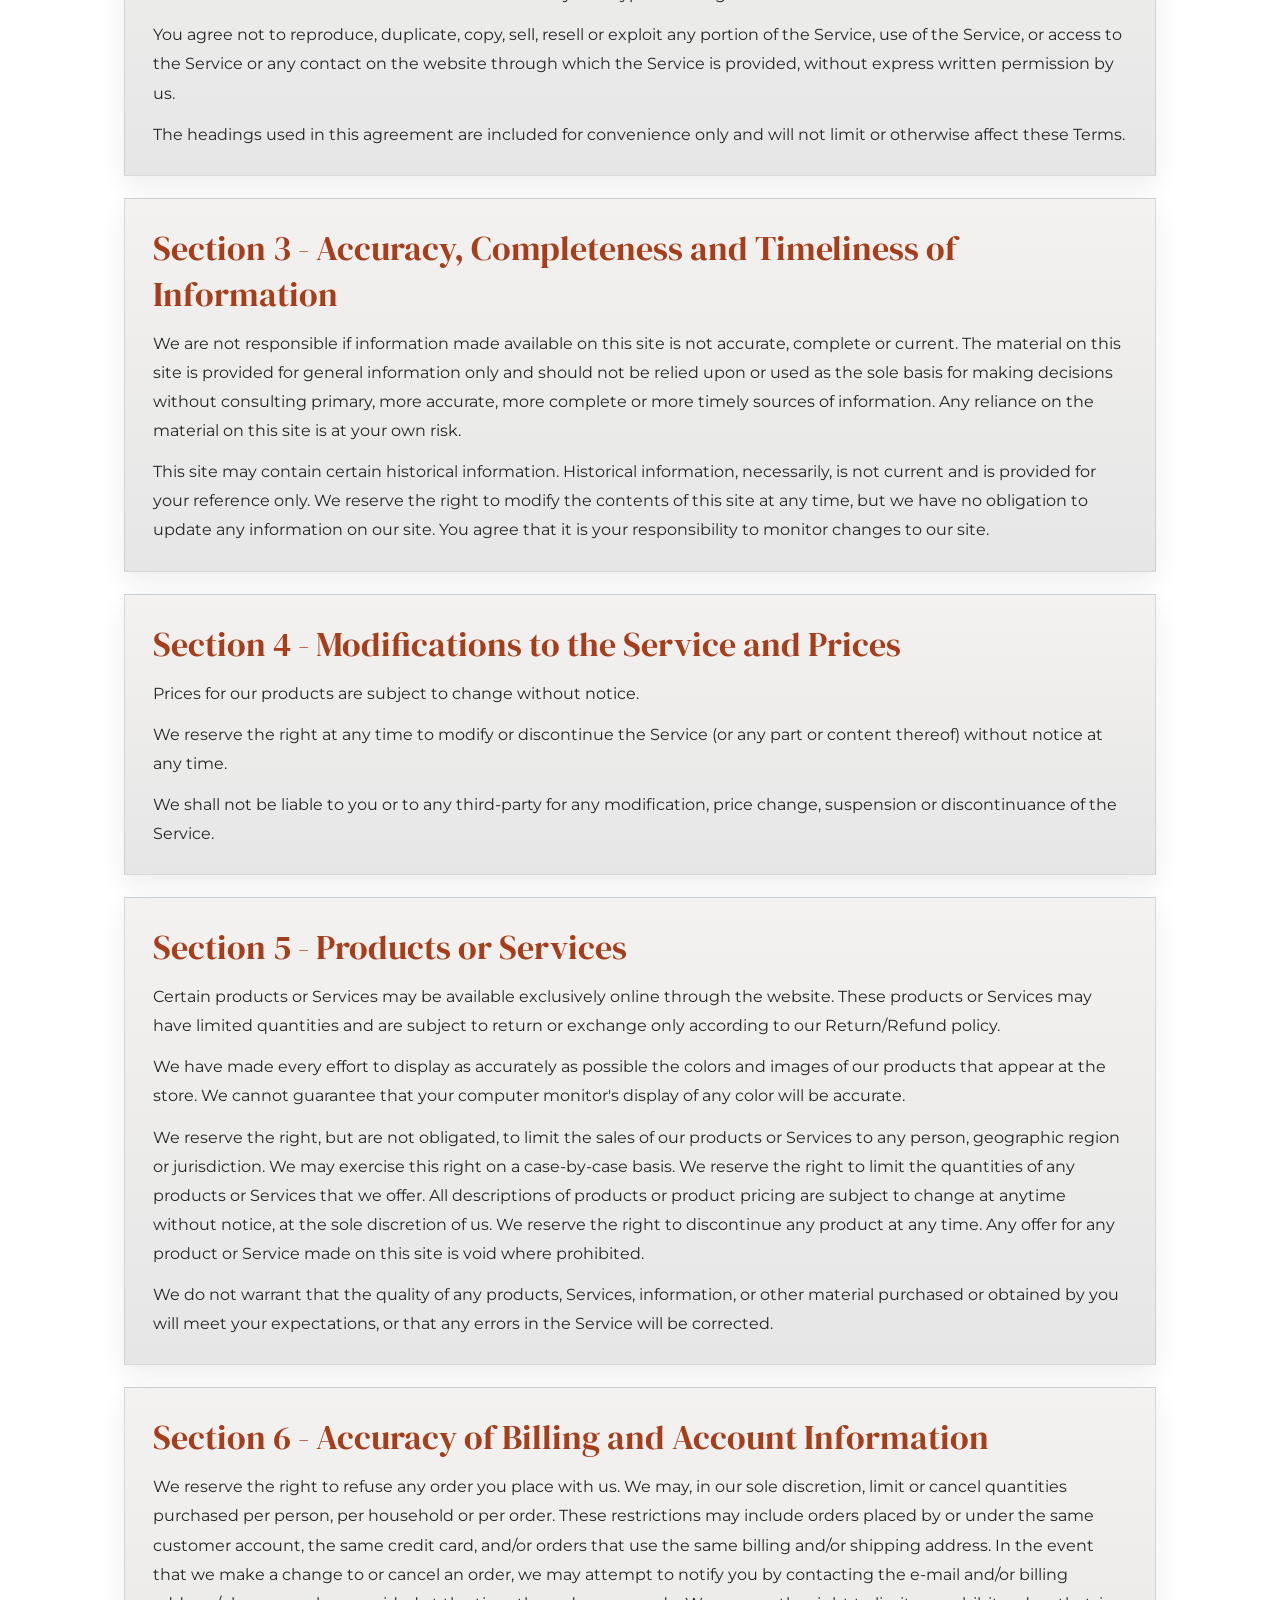
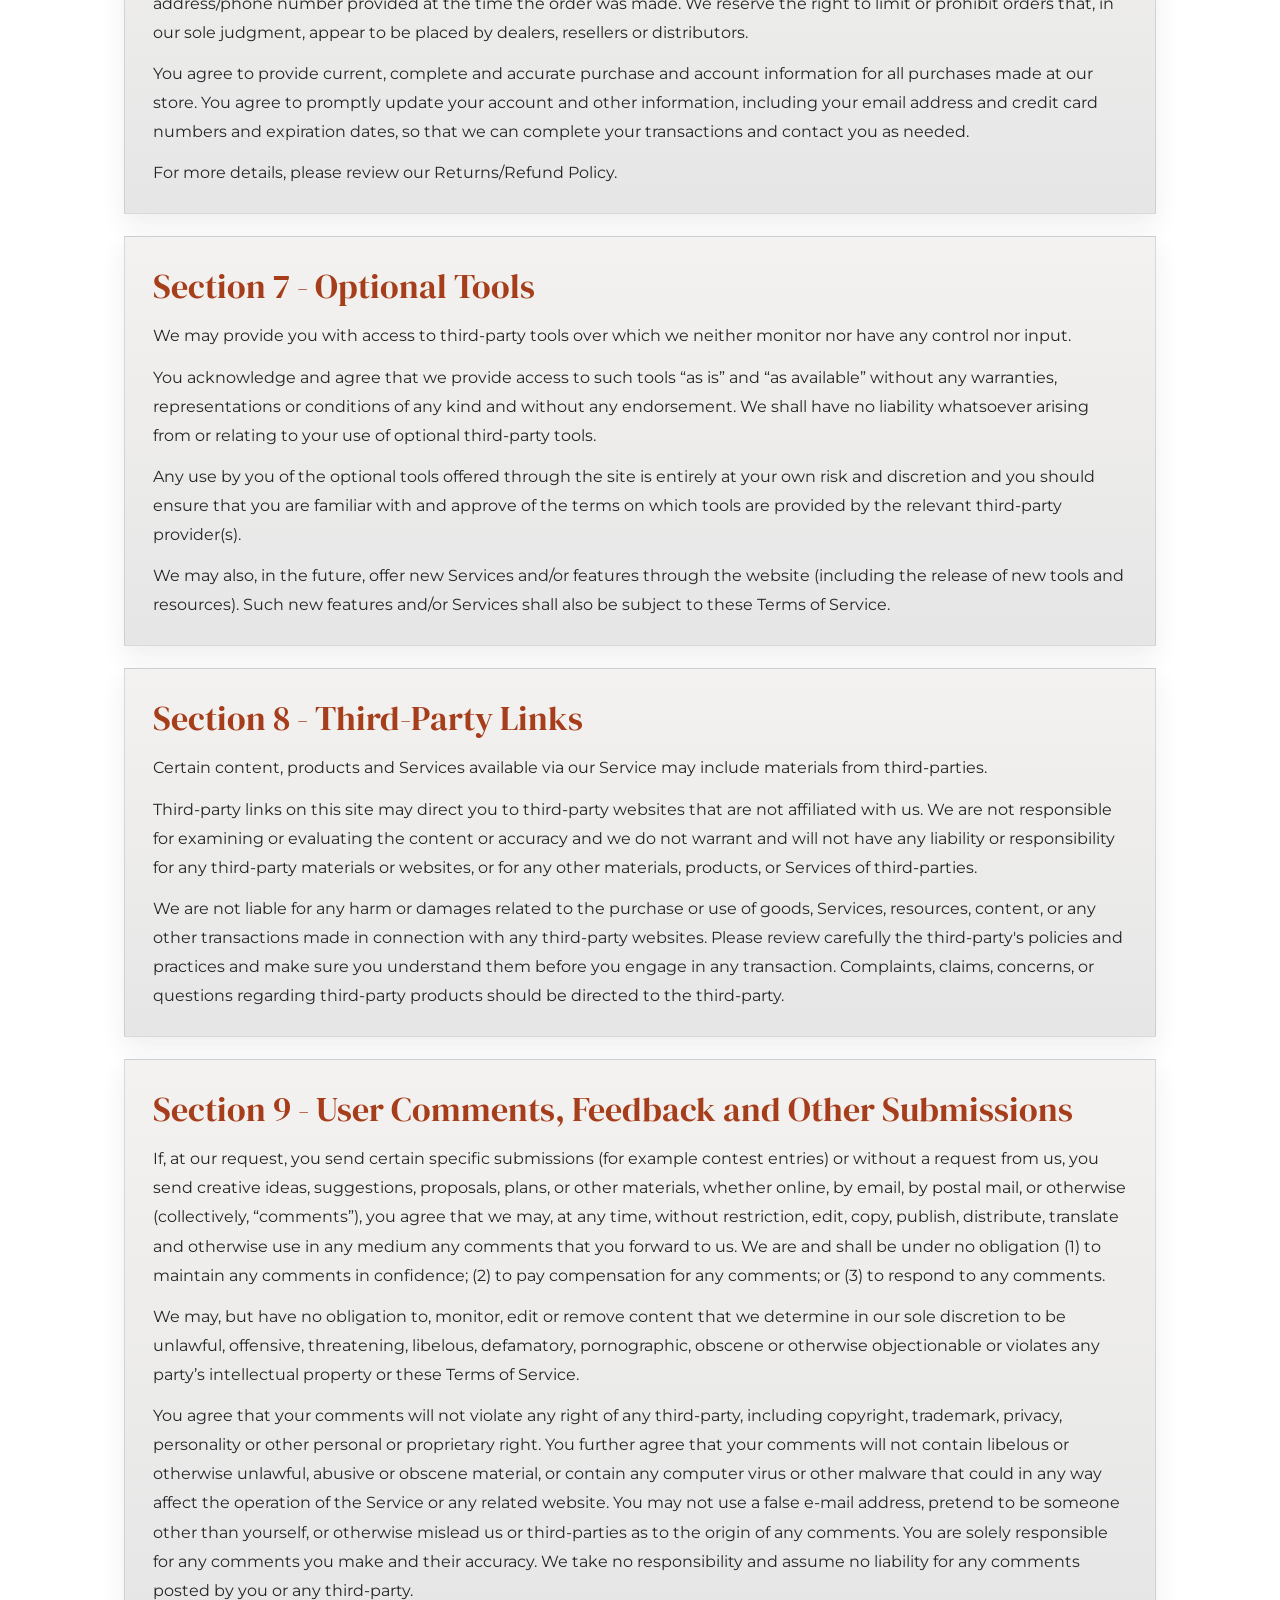
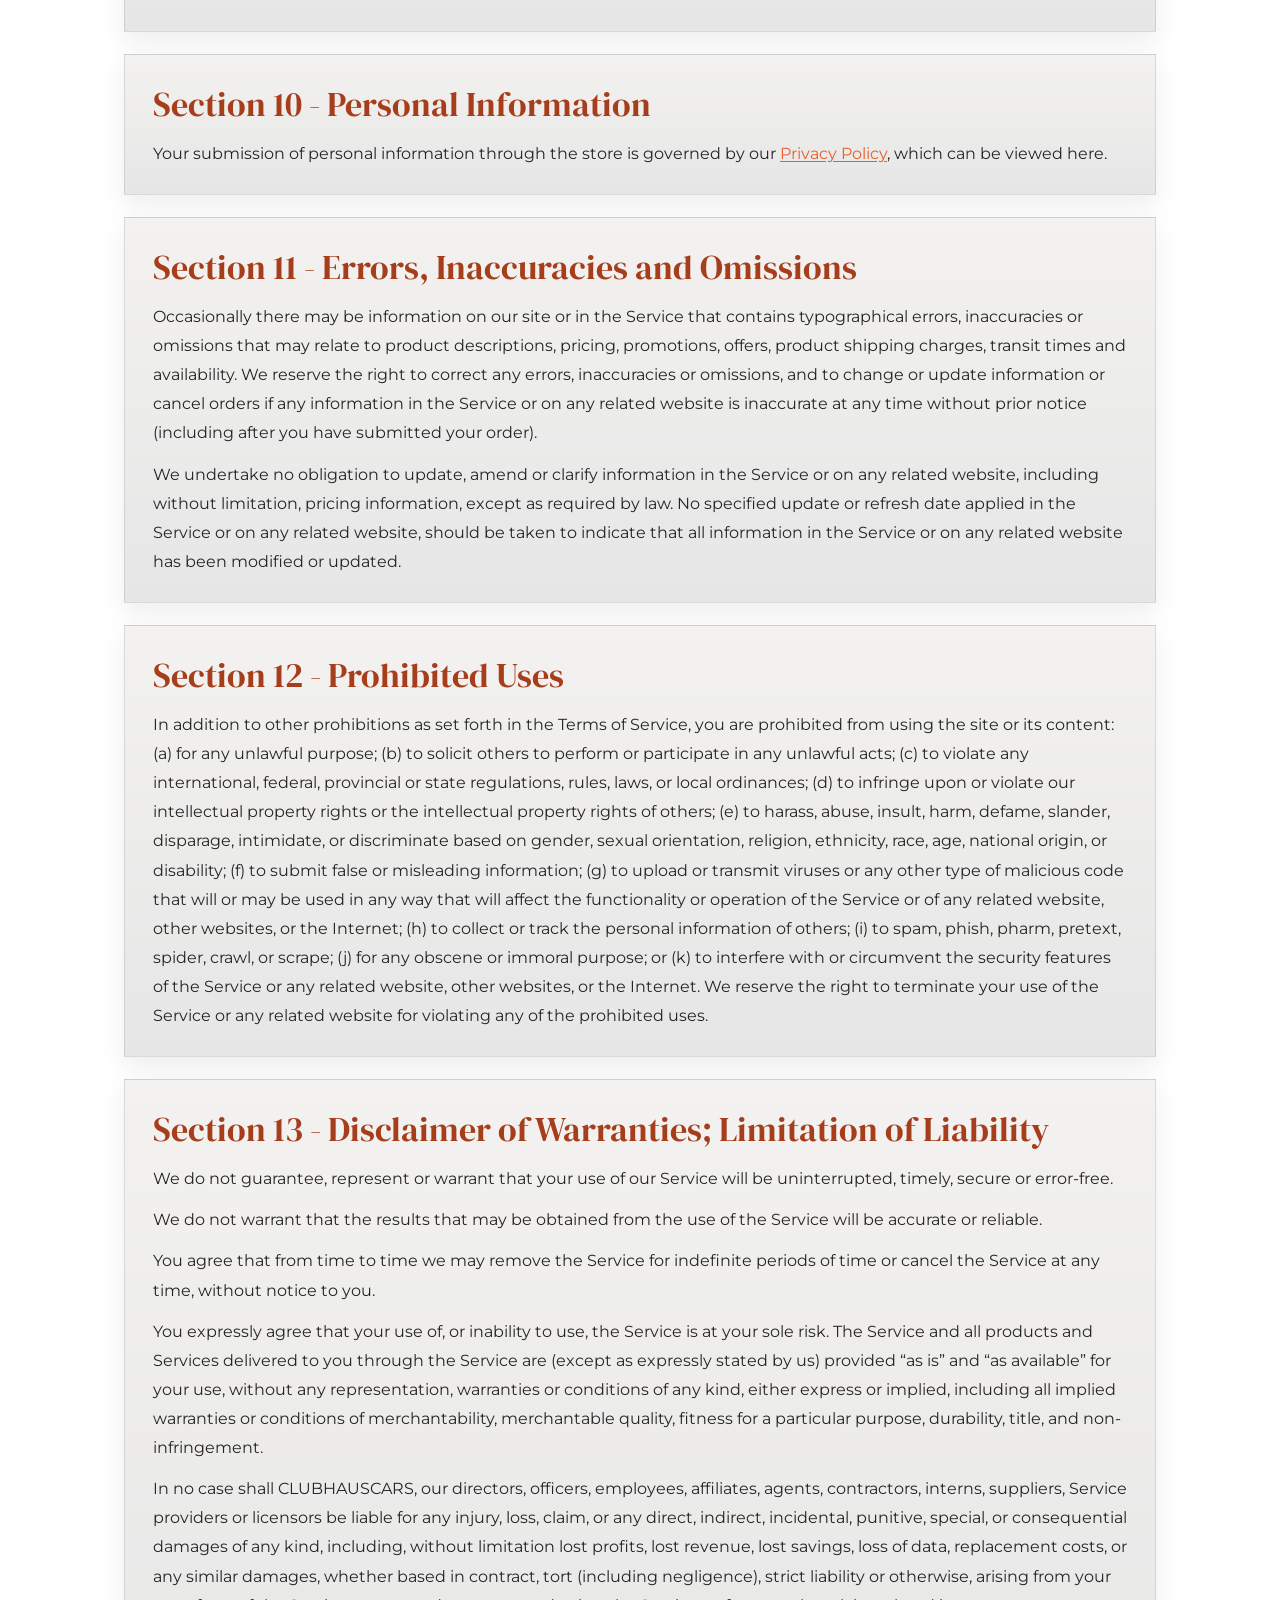
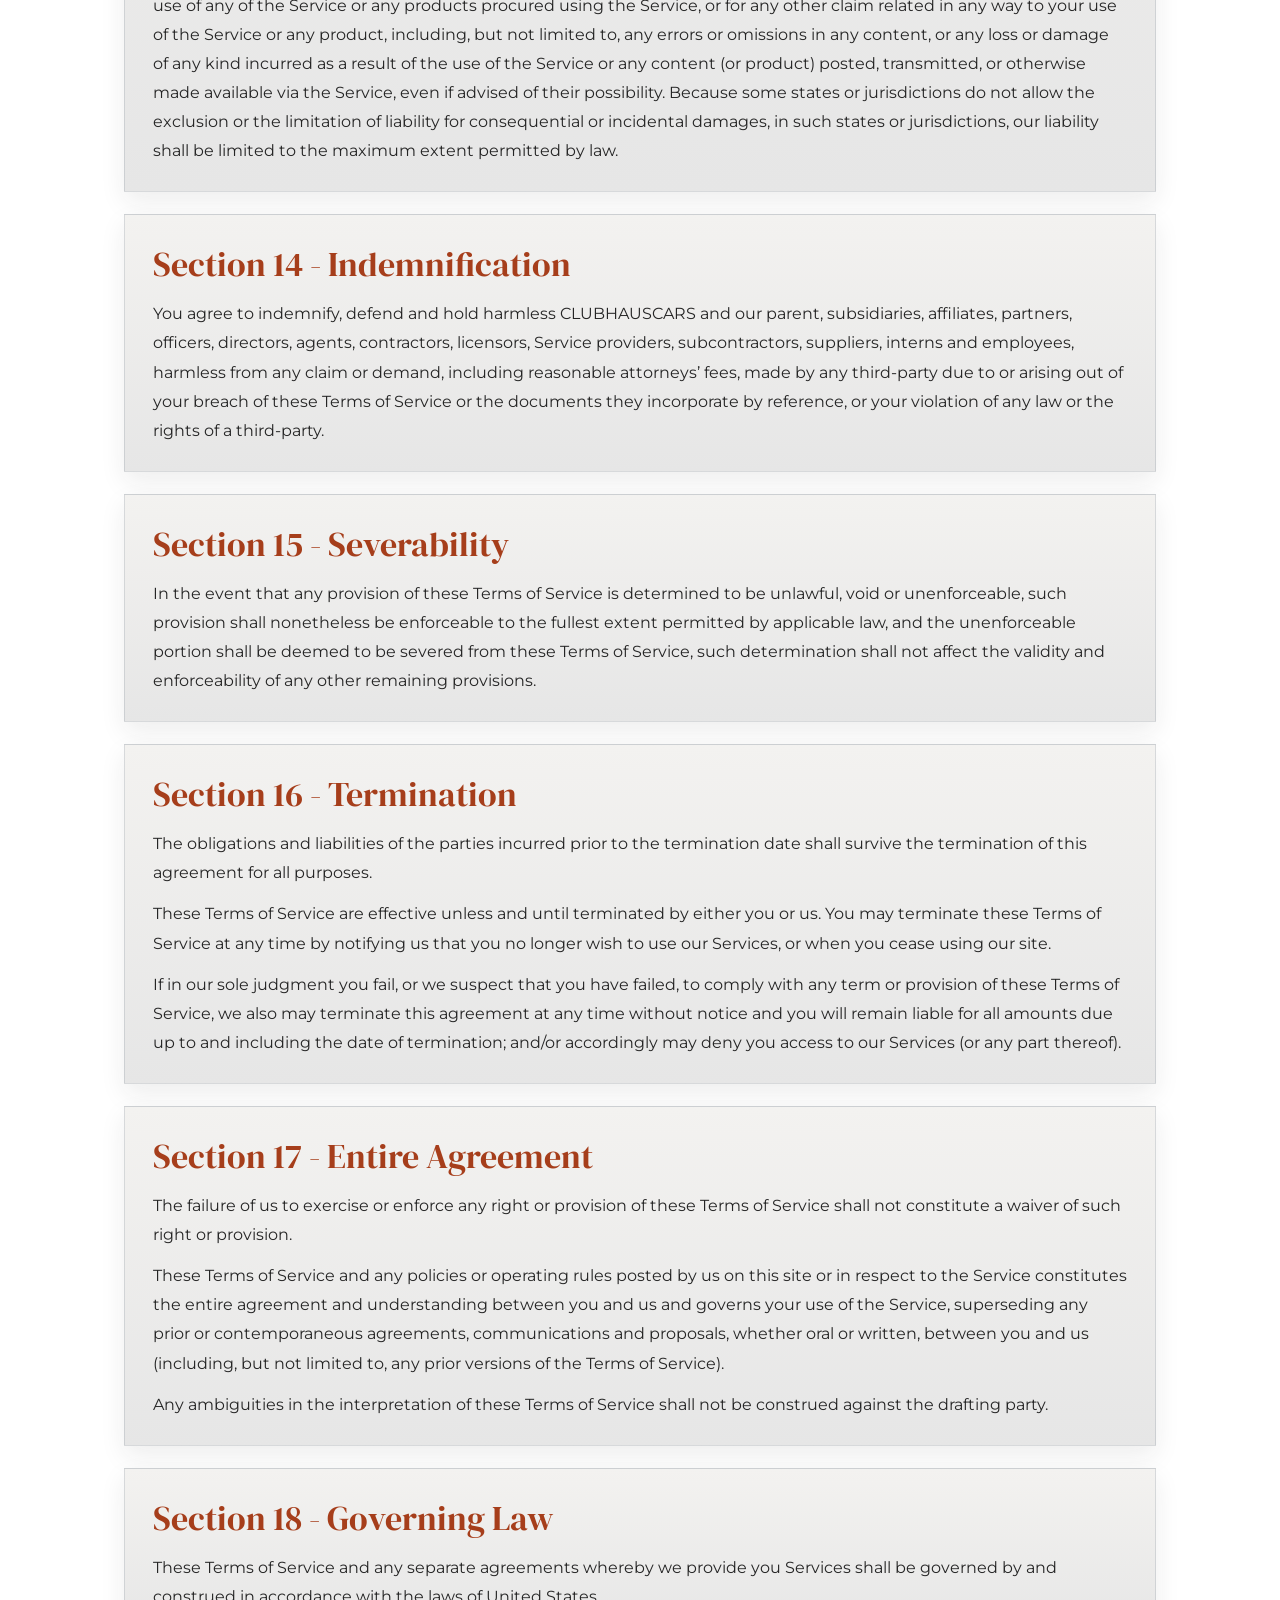
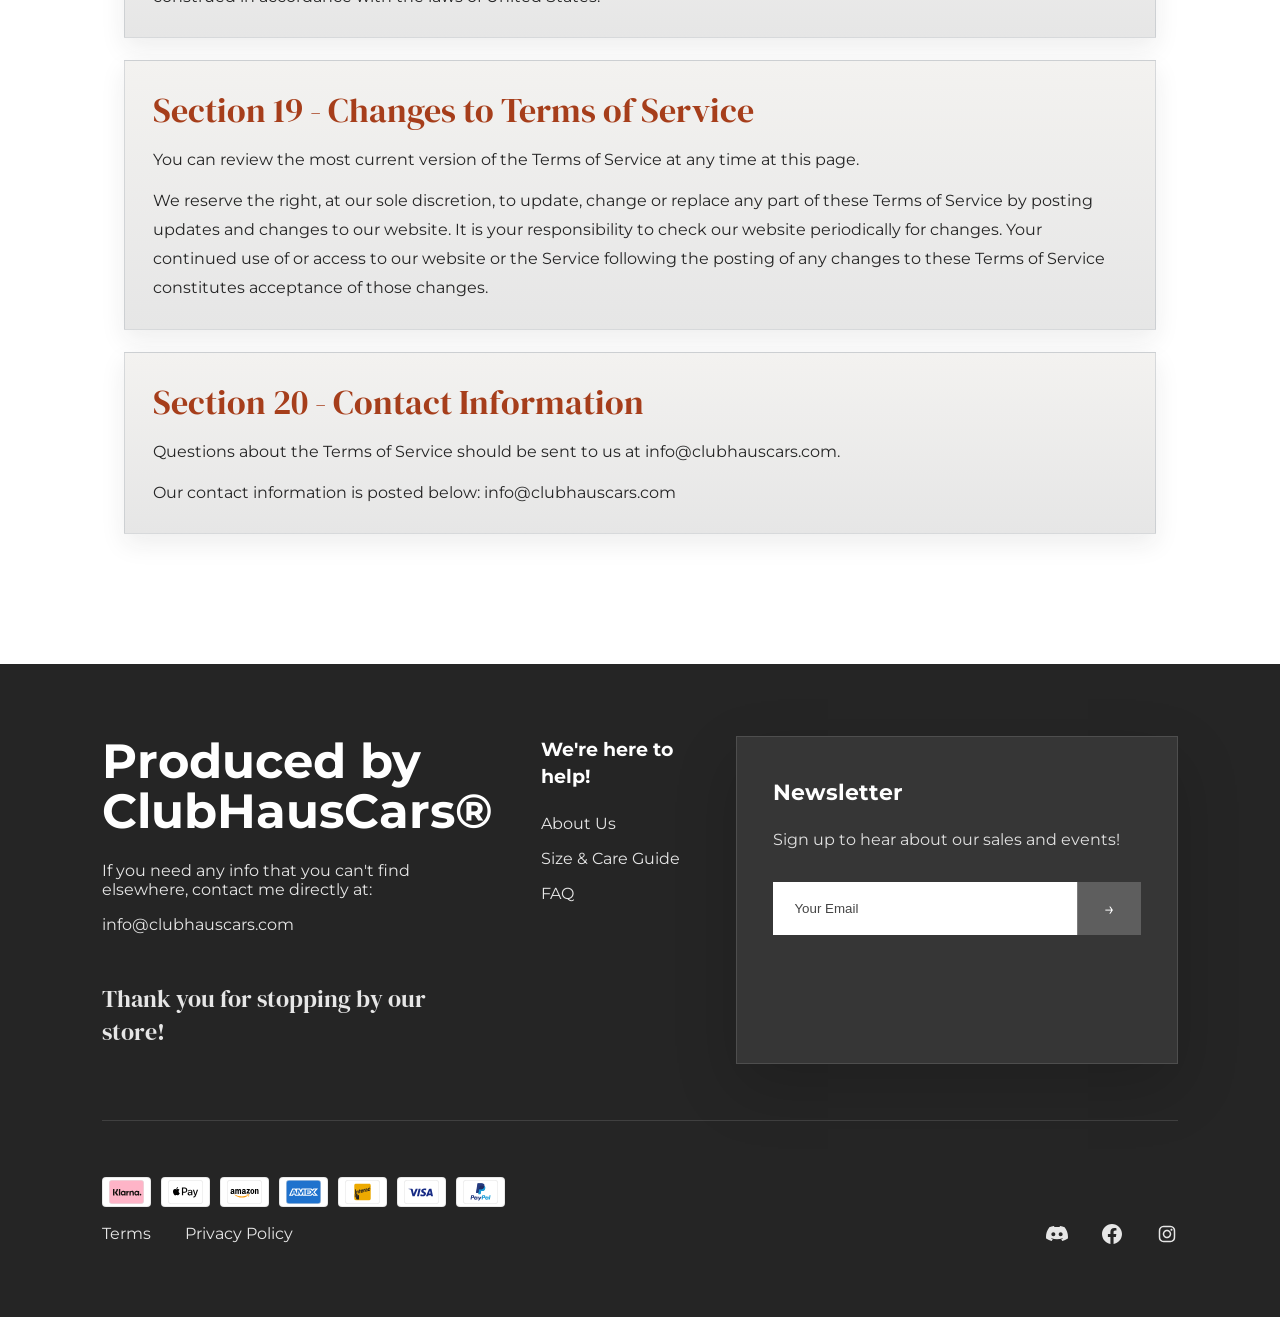
<file: terms.html>
<!DOCTYPE html>
<html lang="en">
<head>
<meta charset="UTF-8">
<meta name="viewport" content="width=device-width, initial-scale=1.0">
<title>Terms of Service | ClubHausCars</title>
<style>
@font-face { font-family:'Montserrat'; src:url('fonts/Montserrat-VariableFont_wght.ttf') format('truetype'); font-weight:100 900; font-style:normal; font-display:swap; }
@font-face { font-family:'DM Serif Display'; src:url('fonts/DMSerifDisplay-Regular.ttf') format('truetype'); font-weight:400; font-style:normal; font-display:swap; }
@font-face { font-family:'Liu Jian Mao Cao'; src:url('fonts/LiuJianMaoCao-Regular.ttf') format('truetype'); font-weight:400; font-style:normal; font-display:swap; }
:root{
--nero:#252525;
--placebo:#E6E6E6;
--white:#FFFFFF;
--fur-white:#F3F2F0;
--machine-gun-metal:#454545;
--pale-cornflower:#B0CEE2;
--dusk:#45586C;
--shocking-orange:#E95D2C;
--roof-terracotta:#A63E1B;
--ashlite:#A7A39C;
}
*{box-sizing:border-box;margin:0;padding:0;}
html{scroll-behavior:smooth;}
body{font-family:'Montserrat',sans-serif;background:var(--white);color:var(--nero);min-height:100vh;display:flex;flex-direction:column;}
a{color:inherit;text-decoration:none;}
button{font:inherit;}
.site-header{position:sticky;top:0;z-index:1000;height:80px;display:flex;align-items:center;justify-content:space-between;padding:0 32px;background:rgba(37,37,37,0);transition:background .3s ease,backdrop-filter .3s ease;}
.site-header.scrolled{background:rgba(37,37,37,0.88);backdrop-filter:blur(12px);}
.site-logo img{height:48px;transition:opacity .2s ease;}
.primary-navigation>ul{display:flex;align-items:center;gap:40px;list-style:none;}
.primary-navigation a{color:var(--nero);text-decoration:none;font-size:16px;font-weight:600;letter-spacing:.01em;}
.primary-navigation a:hover{color:var(--shocking-orange);}
.dropdown{position:relative;}
.dropdown-menu{display:none;position:absolute;top:100%;left:0;list-style:none;background:var(--placebo);min-width:220px;border:1px solid rgba(37,37,37,.08);border-radius:0;box-shadow:0 24px 60px rgba(0,0,0,.14);overflow:hidden;z-index:100;}
.dropdown:hover .dropdown-menu{display:block;}
.dropdown-menu a{display:block;color:var(--nero);padding:14px 18px;font-weight:600;transition:background .2s ease,color .2s ease;}
.dropdown-menu a:hover{background:var(--dusk);color:var(--white);}
.nav-icon-button{background:none;border:none;color:var(--nero);font-size:22px;cursor:pointer;display:flex;align-items:center;justify-content:center;padding:0;}
.nav-icon-button img{display:block;height:26px;width:auto;transition:filter .3s ease,height .3s ease;}
.site-header.scrolled .primary-navigation a,
.site-header.scrolled .nav-icon-button{color:var(--white);}
.site-header.scrolled .dropdown > a{color:var(--white);}
.site-header.scrolled .dropdown-menu a{color:var(--nero);}
.site-header.scrolled .dropdown-menu a:hover{color:var(--white);}
.site-header.scrolled .nav-icon-button img{filter:invert(1);}
.site-header.scrolled .site-logo:hover img{filter:brightness(0) saturate(100%) sepia(100%) hue-rotate(9deg) saturate(550%) contrast(0.95);}
.hero-section{height:calc(100vh - 80px);background:url('film%20images/film%2014.PNG');background-size:cover;background-position:center;display:flex;align-items:center;justify-content:center;text-align:center;padding:0 24px;}
.hero-content h1{font-family:'Liu Jian Mao Cao',cursive;font-size:350px;color:var(--white);font-weight:400;line-height:0.9;margin-bottom:18px;text-shadow:-3px -3px 0 var(--shocking-orange),3px -3px 0 var(--shocking-orange),-3px 3px 0 var(--shocking-orange),3px 3px 0 var(--shocking-orange);-webkit-text-stroke:0;text-stroke:0;}
.hero-button{display:inline-block;margin-top:20px;padding:16px 36px;background:var(--pale-cornflower);color:var(--nero);text-decoration:none;font-family:'Montserrat',sans-serif;font-weight:600;border:2px solid var(--dusk);border-radius:0;transition:transform .2s ease,background .2s ease,border-color .2s ease,color .2s ease;}
.hero-button:hover{background:var(--shocking-orange);border-color:var(--roof-terracotta);color:var(--white);transform:translateY(-1px);}
.section-title{font-family:'DM Serif Display',serif;font-size:3rem;text-align:center;margin-bottom:40px;}
.events-title{font-family:'Liu Jian Mao Cao',cursive;font-size:350px;font-weight:400;color:var(--white);-webkit-text-stroke:4px var(--shocking-orange);text-stroke:4px var(--shocking-orange);}
.faq-section{padding:100px 8%;background:var(--white);}
.faq-container{max-width:1040px;margin:0 auto;text-align:center;background:transparent;padding:0;box-shadow:none;border-radius:0;}
.faq-description{color:var(--machine-gun-metal);font-size:1.2rem;line-height:1.9;margin:0 auto 10px;max-width:720px;font-weight:400;text-align:center;}
.faq-time{color:var(--machine-gun-metal);font-size:1.2rem;line-height:1.9;margin:0 auto 40px;max-width:720px;font-weight:400;text-align:center;}
.faq-list{background:var(--placebo);border:1px solid var(--placebo);border-radius:0;overflow:hidden;}
.faq-item{appearance:none;-webkit-appearance:none;border:0;background:transparent;width:100%;text-align:left;padding:24px 26px;color:var(--nero);font-family:'Montserrat',sans-serif;font-size:1.4rem;font-weight:700;display:flex;justify-content:space-between;align-items:center;cursor:pointer;border-bottom:1px solid rgba(0,0,0,0.06);}
.faq-item:hover{background:var(--placebo);}
.faq-item span{font-size:1.4rem;color:var(--nero);transition:transform .2s ease;}
.faq-item:focus{outline:2px solid var(--pale-cornflower);outline-offset:2px;border-radius:2px;}
.faq-panel{display:none;text-align:left;padding:18px 26px 26px;margin:0;background:var(--placebo);color:var(--machine-gun-metal);font-family:'Montserrat',sans-serif;font-size:1rem;line-height:1.8;}
.faq-item[aria-expanded="true"] span{transform:rotate(180deg);} 
.faq-panel p{margin:0 0 18px;}
.faq-panel h4{margin-top:22px;margin-bottom:8px;}
.newsletter-message{margin-top:18px;color:var(--pale-cornflower);font-weight:700}
.shop-divider{background-image:url('./film images/gradient.jpg');background-size:cover;background-position:center;background-repeat:no-repeat;padding:24px 20px;}
.shop-divider .section-title{font-family:'Montserrat',sans-serif;font-weight:400;color:var(--white);margin:0;text-transform:uppercase;transition:color .2s ease;}
.shop-divider .section-title:hover{color:var(--pale-cornflower);}
.shop-divider .section-title::after{display:none;}
.shop-section{padding:80px 4% 100px;}
.features-section,.about-section{padding:100px 8%;}
.primary-navigation a,.dropdown-menu a{font-family:'Montserrat',sans-serif;font-size:16px;}
.site-footer{background:var(--nero);color:var(--placebo);padding:72px 8%;font-family:'Montserrat',sans-serif;}
.footer-thanks{font-family:'DM Serif Display',serif;font-size:24px;margin-top:48px;}
.gallery-grid{display:grid;grid-template-columns:repeat(3,minmax(0,1fr));gap:20px;}
.gallery-item{position:relative;overflow:hidden;border-radius:0;}
.gallery-item img{width:100%;display:block;aspect-ratio:1/1;object-fit:cover;transition:filter .25s ease,transform .25s ease;}
.gallery-item::after{content:'View';position:absolute;inset:0;display:flex;align-items:center;justify-content:center;color:var(--white);font-family:'DM Serif Display',serif;font-size:1.2rem;opacity:0;transition:opacity .25s ease,transform .25s ease;background:rgba(0,0,0,0.15);}
.gallery-item:hover img{filter:brightness(0.9);transform:scale(1.02);}
.gallery-item:hover::after{opacity:1;transform:translateY(-2px);}
.features-grid{display:grid;grid-template-columns:repeat(3,minmax(0,1fr));gap:30px;}
.feature-card{background:var(--white);padding:30px;border-radius:16px;box-shadow:0 18px 40px rgba(0,0,0,.08);}
.feature-card h2{font-family:'DM Serif Display',serif;margin-bottom:12px;}
.gallery-section{padding:100px 8%;}
.gallery-grid{display:grid;grid-template-columns:repeat(3,minmax(0,1fr));gap:20px;}
.gallery-item img{width:100%;display:block;aspect-ratio:1/1;object-fit:cover;}
.about-section{text-align:center;background:var(--white);border-radius:28px;box-shadow:0 24px 60px rgba(0,0,0,.12);padding:80px 50px;}
.about-section p{max-width:700px;margin:0 auto;color:var(--machine-gun-metal);font-size:1.03rem;line-height:1.8;}
.site-footer{background:var(--nero);color:var(--placebo);padding:72px 8%;}
.footer-container{display:grid;grid-template-columns:2.5fr 1fr 3fr;gap:48px;}
.footer-column h3{color:white;margin-bottom:24px;font-size:1.2rem;line-height:1.4;}
.footer-column:first-child h3{font-size:3rem;line-height:1.05;margin-bottom:24px;}
.footer-column p,.footer-column li{color:var(--placebo);margin-bottom:16px;}
.footer-column a{color:var(--placebo);text-decoration:none;}
.footer-column a:hover{color:var(--shocking-orange);}
.footer-column ul{list-style:none;padding:0;}
.footer-thanks{font-family:'DM Serif Display',serif;font-size:24px;margin-top:48px;}
.footer-newsletter{background:rgba(255,255,255,.08);border:1px solid rgba(255,255,255,.12);padding:40px 36px;border-radius:0;box-shadow:0 24px 60px rgba(0,0,0,.16);width:100%;}
.footer-newsletter h3{font-size:1.4rem;margin-bottom:18px;}
.footer-newsletter p{color:rgba(255,255,255,.85);font-size:0.98rem;line-height:1.8;margin-bottom:28px;}
.newsletter-form{display:flex;gap:0;flex-wrap:wrap;}
.newsletter-form input{flex:1;min-width:220px;padding:18px 20px;border-radius:0;border:1px solid rgba(255,255,255,.18);border-right:0;background:var(--white);color:var(--nero);}
.newsletter-form input::placeholder{color:var(--machine-gun-metal);}
.newsletter-form button{padding:0 24px;min-width:64px;border:none;border-radius:0;background:rgba(255,255,255,.2);color:var(--white);font-size:1.1rem;cursor:pointer;transition:background .2s ease,transform .2s ease;border-left:1px solid rgba(255,255,255,.18);}
.newsletter-form button:hover{background:rgba(255,255,255,.34);transform:translateY(-1px);}
.footer-divider{height:1px;background:rgba(255,255,255,.12);margin:56px 0;}
.footer-bottom{display:flex;justify-content:space-between;align-items:center;flex-wrap:wrap;gap:16px;}
.footer-policies,.footer-social{display:flex;gap:34px;align-items:center;}
.footer-policies a{transition:color .2s ease;}
.footer-policies a:hover{color:var(--shocking-orange);}
.footer-social a{display:inline-flex;align-items:center;justify-content:center;}
.footer-social img{width:40px;height:40px;display:block;}
.footer-social a:nth-child(2) img{width:36px;height:36px;}
.footer-social a:nth-child(3) img{width:44px;height:44px;}
@media (max-width: 840px){.site-header{padding:0 20px;}.primary-navigation>ul{gap:22px;}.primary-navigation a{font-size:15px;}.nav-icon-button img{height:22px;}.features-grid,.gallery-grid{grid-template-columns:1fr;}.features-section,.about-section,.gallery-section{padding:60px 6%;}.hero-content h1{font-size:clamp(3.6rem,15vw,6rem);}}

/* privacy page specific */
.privacy-page-content{max-width:1080px;margin:0 auto;padding:74px 24px 108px;background:transparent;}
.privacy-page-content h1{font-family:'DM Serif Display',serif;font-size:clamp(34px,6vw,60px);margin-bottom:14px;color:var(--nero);line-height:1.02;font-weight:400;font-style:normal;letter-spacing:.01em;}
.privacy-page-content h1::after{content:'';display:block;width:128px;height:3px;background:var(--shocking-orange);margin-top:18px;}
.privacy-page-content .page-intro{display:inline-block;color:var(--white);background:var(--dusk);padding:8px 14px;margin-bottom:30px;font-family:'Montserrat',sans-serif;font-weight:700;letter-spacing:.01em;}
.privacy-page-content .policy-section{margin-bottom:22px;background:linear-gradient(180deg,var(--fur-white) 0%,var(--placebo) 100%);padding:26px 28px;border-left:4px solid var(--ashlite);border:1px solid rgba(69,88,108,.16);color:var(--machine-gun-metal);font-family:'Montserrat',sans-serif;box-shadow:0 10px 24px rgba(37,37,37,.08);}
.privacy-page-content .policy-section h2{font-family:'DM Serif Display',serif;font-size:clamp(22px,2.8vw,34px);margin-bottom:12px;color:var(--roof-terracotta);font-weight:400;font-style:normal;}
.privacy-page-content .policy-section p{margin-bottom:12px;color:var(--nero);line-height:1.82;font-size:1rem;}
.privacy-page-content .policy-section p:last-child{margin-bottom:0;}
.privacy-page-content a{color:var(--shocking-orange);text-decoration:underline;text-underline-offset:2px;}
@media (max-width: 840px){
  .privacy-page-content{padding:52px 20px 82px;}
  .privacy-page-content .policy-section{padding:22px 20px;}
}
</style>
<link rel="stylesheet" href="site-ui.css">
</head>
<body>
<header class="site-header">
  <div class="site-logo"><a href="index.html"><img src="film%20images/Logo%20Black.svg" alt="Club Haus Cars Logo"></a></div>
  <nav class="primary-navigation">
    <ul>
      <li class="dropdown"><a href="shop.html">Prints</a>
        <ul class="dropdown-menu">
          <li><a href="shop.html">Glossy Prints</a></li>
          <li><a href="shop.html">Matte Prints</a></li>
        </ul>
      </li>
      <li><a href="story.html">About Us</a></li>
      <li><button class="nav-icon-button" aria-label="Search"><img src="film%20images/Magnifiying%20Glass%20icon.svg" alt="Search"></button></li>
      <li><button class="nav-icon-button" aria-label="Cart"><img src="film%20images/Shopping%20Cart%20Icon.svg" alt="Cart"></button></li>
    </ul>
  </nav>
</header>

<main>
  <section class="privacy-page-content">
    <h1>Terms of Service</h1>
    <p class="page-intro">Last updated: July 30, 2026</p>

    <section class="policy-section">
      <h2>Overview</h2>
      <p>This website is operated by CLUBHAUSCARS. Throughout the site, the terms “we”, “us” and “our” refer to CLUBHAUSCARS. CLUBHAUSCARS offers this website, including all information, tools and Services available from this site to you, the user, conditioned upon your acceptance of all terms, conditions, policies and notices stated here.</p>
      <p>By visiting our site and/or purchasing something from us, you engage in our “Service” and agree to be bound by the following terms and conditions (“Terms of Service”, “Terms”), including those additional terms and conditions and policies referenced herein and/or available by hyperlink. These Terms of Service apply to all users of the site, including without limitation users who are browsers, vendors, customers, merchants, and/or contributors of content.</p>
      <p>Please read these Terms of Service carefully before accessing or using our website. By accessing or using any part of the site, you agree to be bound by these Terms of Service. If you do not agree to all the terms and conditions of this agreement, then you may not access the website or use any Services. If these Terms of Service are considered an offer, acceptance is expressly limited to these Terms of Service.</p>
      <p>Any new features or tools which are added to the current store shall also be subject to the Terms of Service. You can review the most current version of the Terms of Service at any time on this page. We reserve the right to update, change or replace any part of these Terms of Service by posting updates and/or changes to our website. It is your responsibility to check this page periodically for changes. Your continued use of or access to the website following the posting of any changes constitutes acceptance of those changes.</p>
      <p>Our store is hosted on GitHub. They provide us with the online e-commerce platform that allows us to sell our products and Services to you.</p>
    </section>

    <section class="policy-section">
      <h2>Section 1 - Online Store Terms</h2>
      <p>By agreeing to these Terms of Service, you represent that you are at least the age of majority in your state or province of residence, or that you are the age of majority in your state or province of residence and you have given us your consent to allow any of your minor dependents to use this site.</p>
      <p>You may not use our products for any illegal or unauthorized purpose nor may you, in the use of the Service, violate any laws in your jurisdiction (including but not limited to copyright laws).</p>
      <p>You must not transmit any worms or viruses or any code of a destructive nature.</p>
      <p>A breach or violation of any of the Terms will result in an immediate termination of your Services.</p>
    </section>

    <section class="policy-section">
      <h2>Section 2 - General Conditions</h2>
      <p>We reserve the right to refuse Service to anyone for any reason at any time.</p>
      <p>You understand that your content (not including credit card information), may be transferred unencrypted and involve (a) transmissions over various networks; and (b) changes to conform and adapt to technical requirements of connecting networks or devices. Credit card information is always encrypted during transfer over networks.</p>
      <p>You agree not to reproduce, duplicate, copy, sell, resell or exploit any portion of the Service, use of the Service, or access to the Service or any contact on the website through which the Service is provided, without express written permission by us.</p>
      <p>The headings used in this agreement are included for convenience only and will not limit or otherwise affect these Terms.</p>
    </section>

    <section class="policy-section">
      <h2>Section 3 - Accuracy, Completeness and Timeliness of Information</h2>
      <p>We are not responsible if information made available on this site is not accurate, complete or current. The material on this site is provided for general information only and should not be relied upon or used as the sole basis for making decisions without consulting primary, more accurate, more complete or more timely sources of information. Any reliance on the material on this site is at your own risk.</p>
      <p>This site may contain certain historical information. Historical information, necessarily, is not current and is provided for your reference only. We reserve the right to modify the contents of this site at any time, but we have no obligation to update any information on our site. You agree that it is your responsibility to monitor changes to our site.</p>
    </section>

    <section class="policy-section">
      <h2>Section 4 - Modifications to the Service and Prices</h2>
      <p>Prices for our products are subject to change without notice.</p>
      <p>We reserve the right at any time to modify or discontinue the Service (or any part or content thereof) without notice at any time.</p>
      <p>We shall not be liable to you or to any third-party for any modification, price change, suspension or discontinuance of the Service.</p>
    </section>

    <section class="policy-section">
      <h2>Section 5 - Products or Services</h2>
      <p>Certain products or Services may be available exclusively online through the website. These products or Services may have limited quantities and are subject to return or exchange only according to our Return/Refund policy.</p>
      <p>We have made every effort to display as accurately as possible the colors and images of our products that appear at the store. We cannot guarantee that your computer monitor's display of any color will be accurate.</p>
      <p>We reserve the right, but are not obligated, to limit the sales of our products or Services to any person, geographic region or jurisdiction. We may exercise this right on a case-by-case basis. We reserve the right to limit the quantities of any products or Services that we offer. All descriptions of products or product pricing are subject to change at anytime without notice, at the sole discretion of us. We reserve the right to discontinue any product at any time. Any offer for any product or Service made on this site is void where prohibited.</p>
      <p>We do not warrant that the quality of any products, Services, information, or other material purchased or obtained by you will meet your expectations, or that any errors in the Service will be corrected.</p>
    </section>

    <section class="policy-section">
      <h2>Section 6 - Accuracy of Billing and Account Information</h2>
      <p>We reserve the right to refuse any order you place with us. We may, in our sole discretion, limit or cancel quantities purchased per person, per household or per order. These restrictions may include orders placed by or under the same customer account, the same credit card, and/or orders that use the same billing and/or shipping address. In the event that we make a change to or cancel an order, we may attempt to notify you by contacting the e-mail and/or billing address/phone number provided at the time the order was made. We reserve the right to limit or prohibit orders that, in our sole judgment, appear to be placed by dealers, resellers or distributors.</p>
      <p>You agree to provide current, complete and accurate purchase and account information for all purchases made at our store. You agree to promptly update your account and other information, including your email address and credit card numbers and expiration dates, so that we can complete your transactions and contact you as needed.</p>
      <p>For more details, please review our Returns/Refund Policy.</p>
    </section>

    <section class="policy-section">
      <h2>Section 7 - Optional Tools</h2>
      <p>We may provide you with access to third-party tools over which we neither monitor nor have any control nor input.</p>
      <p>You acknowledge and agree that we provide access to such tools “as is” and “as available” without any warranties, representations or conditions of any kind and without any endorsement. We shall have no liability whatsoever arising from or relating to your use of optional third-party tools.</p>
      <p>Any use by you of the optional tools offered through the site is entirely at your own risk and discretion and you should ensure that you are familiar with and approve of the terms on which tools are provided by the relevant third-party provider(s).</p>
      <p>We may also, in the future, offer new Services and/or features through the website (including the release of new tools and resources). Such new features and/or Services shall also be subject to these Terms of Service.</p>
    </section>

    <section class="policy-section">
      <h2>Section 8 - Third-Party Links</h2>
      <p>Certain content, products and Services available via our Service may include materials from third-parties.</p>
      <p>Third-party links on this site may direct you to third-party websites that are not affiliated with us. We are not responsible for examining or evaluating the content or accuracy and we do not warrant and will not have any liability or responsibility for any third-party materials or websites, or for any other materials, products, or Services of third-parties.</p>
      <p>We are not liable for any harm or damages related to the purchase or use of goods, Services, resources, content, or any other transactions made in connection with any third-party websites. Please review carefully the third-party's policies and practices and make sure you understand them before you engage in any transaction. Complaints, claims, concerns, or questions regarding third-party products should be directed to the third-party.</p>
    </section>

    <section class="policy-section">
      <h2>Section 9 - User Comments, Feedback and Other Submissions</h2>
      <p>If, at our request, you send certain specific submissions (for example contest entries) or without a request from us, you send creative ideas, suggestions, proposals, plans, or other materials, whether online, by email, by postal mail, or otherwise (collectively, “comments”), you agree that we may, at any time, without restriction, edit, copy, publish, distribute, translate and otherwise use in any medium any comments that you forward to us. We are and shall be under no obligation (1) to maintain any comments in confidence; (2) to pay compensation for any comments; or (3) to respond to any comments.</p>
      <p>We may, but have no obligation to, monitor, edit or remove content that we determine in our sole discretion to be unlawful, offensive, threatening, libelous, defamatory, pornographic, obscene or otherwise objectionable or violates any party’s intellectual property or these Terms of Service.</p>
      <p>You agree that your comments will not violate any right of any third-party, including copyright, trademark, privacy, personality or other personal or proprietary right. You further agree that your comments will not contain libelous or otherwise unlawful, abusive or obscene material, or contain any computer virus or other malware that could in any way affect the operation of the Service or any related website. You may not use a false e-mail address, pretend to be someone other than yourself, or otherwise mislead us or third-parties as to the origin of any comments. You are solely responsible for any comments you make and their accuracy. We take no responsibility and assume no liability for any comments posted by you or any third-party.</p>
    </section>

    <section class="policy-section">
      <h2>Section 10 - Personal Information</h2>
      <p>Your submission of personal information through the store is governed by our <a href="privacy.html">Privacy Policy</a>, which can be viewed here.</p>
    </section>

    <section class="policy-section">
      <h2>Section 11 - Errors, Inaccuracies and Omissions</h2>
      <p>Occasionally there may be information on our site or in the Service that contains typographical errors, inaccuracies or omissions that may relate to product descriptions, pricing, promotions, offers, product shipping charges, transit times and availability. We reserve the right to correct any errors, inaccuracies or omissions, and to change or update information or cancel orders if any information in the Service or on any related website is inaccurate at any time without prior notice (including after you have submitted your order).</p>
      <p>We undertake no obligation to update, amend or clarify information in the Service or on any related website, including without limitation, pricing information, except as required by law. No specified update or refresh date applied in the Service or on any related website, should be taken to indicate that all information in the Service or on any related website has been modified or updated.</p>
    </section>

    <section class="policy-section">
      <h2>Section 12 - Prohibited Uses</h2>
      <p>In addition to other prohibitions as set forth in the Terms of Service, you are prohibited from using the site or its content: (a) for any unlawful purpose; (b) to solicit others to perform or participate in any unlawful acts; (c) to violate any international, federal, provincial or state regulations, rules, laws, or local ordinances; (d) to infringe upon or violate our intellectual property rights or the intellectual property rights of others; (e) to harass, abuse, insult, harm, defame, slander, disparage, intimidate, or discriminate based on gender, sexual orientation, religion, ethnicity, race, age, national origin, or disability; (f) to submit false or misleading information; (g) to upload or transmit viruses or any other type of malicious code that will or may be used in any way that will affect the functionality or operation of the Service or of any related website, other websites, or the Internet; (h) to collect or track the personal information of others; (i) to spam, phish, pharm, pretext, spider, crawl, or scrape; (j) for any obscene or immoral purpose; or (k) to interfere with or circumvent the security features of the Service or any related website, other websites, or the Internet. We reserve the right to terminate your use of the Service or any related website for violating any of the prohibited uses.</p>
    </section>

    <section class="policy-section">
      <h2>Section 13 - Disclaimer of Warranties; Limitation of Liability</h2>
      <p>We do not guarantee, represent or warrant that your use of our Service will be uninterrupted, timely, secure or error-free.</p>
      <p>We do not warrant that the results that may be obtained from the use of the Service will be accurate or reliable.</p>
      <p>You agree that from time to time we may remove the Service for indefinite periods of time or cancel the Service at any time, without notice to you.</p>
      <p>You expressly agree that your use of, or inability to use, the Service is at your sole risk. The Service and all products and Services delivered to you through the Service are (except as expressly stated by us) provided “as is” and “as available” for your use, without any representation, warranties or conditions of any kind, either express or implied, including all implied warranties or conditions of merchantability, merchantable quality, fitness for a particular purpose, durability, title, and non-infringement.</p>
      <p>In no case shall CLUBHAUSCARS, our directors, officers, employees, affiliates, agents, contractors, interns, suppliers, Service providers or licensors be liable for any injury, loss, claim, or any direct, indirect, incidental, punitive, special, or consequential damages of any kind, including, without limitation lost profits, lost revenue, lost savings, loss of data, replacement costs, or any similar damages, whether based in contract, tort (including negligence), strict liability or otherwise, arising from your use of any of the Service or any products procured using the Service, or for any other claim related in any way to your use of the Service or any product, including, but not limited to, any errors or omissions in any content, or any loss or damage of any kind incurred as a result of the use of the Service or any content (or product) posted, transmitted, or otherwise made available via the Service, even if advised of their possibility. Because some states or jurisdictions do not allow the exclusion or the limitation of liability for consequential or incidental damages, in such states or jurisdictions, our liability shall be limited to the maximum extent permitted by law.</p>
    </section>

    <section class="policy-section">
      <h2>Section 14 - Indemnification</h2>
      <p>You agree to indemnify, defend and hold harmless CLUBHAUSCARS and our parent, subsidiaries, affiliates, partners, officers, directors, agents, contractors, licensors, Service providers, subcontractors, suppliers, interns and employees, harmless from any claim or demand, including reasonable attorneys’ fees, made by any third-party due to or arising out of your breach of these Terms of Service or the documents they incorporate by reference, or your violation of any law or the rights of a third-party.</p>
    </section>

    <section class="policy-section">
      <h2>Section 15 - Severability</h2>
      <p>In the event that any provision of these Terms of Service is determined to be unlawful, void or unenforceable, such provision shall nonetheless be enforceable to the fullest extent permitted by applicable law, and the unenforceable portion shall be deemed to be severed from these Terms of Service, such determination shall not affect the validity and enforceability of any other remaining provisions.</p>
    </section>

    <section class="policy-section">
      <h2>Section 16 - Termination</h2>
      <p>The obligations and liabilities of the parties incurred prior to the termination date shall survive the termination of this agreement for all purposes.</p>
      <p>These Terms of Service are effective unless and until terminated by either you or us. You may terminate these Terms of Service at any time by notifying us that you no longer wish to use our Services, or when you cease using our site.</p>
      <p>If in our sole judgment you fail, or we suspect that you have failed, to comply with any term or provision of these Terms of Service, we also may terminate this agreement at any time without notice and you will remain liable for all amounts due up to and including the date of termination; and/or accordingly may deny you access to our Services (or any part thereof).</p>
    </section>

    <section class="policy-section">
      <h2>Section 17 - Entire Agreement</h2>
      <p>The failure of us to exercise or enforce any right or provision of these Terms of Service shall not constitute a waiver of such right or provision.</p>
      <p>These Terms of Service and any policies or operating rules posted by us on this site or in respect to the Service constitutes the entire agreement and understanding between you and us and governs your use of the Service, superseding any prior or contemporaneous agreements, communications and proposals, whether oral or written, between you and us (including, but not limited to, any prior versions of the Terms of Service).</p>
      <p>Any ambiguities in the interpretation of these Terms of Service shall not be construed against the drafting party.</p>
    </section>

    <section class="policy-section">
      <h2>Section 18 - Governing Law</h2>
      <p>These Terms of Service and any separate agreements whereby we provide you Services shall be governed by and construed in accordance with the laws of United States.</p>
    </section>

    <section class="policy-section">
      <h2>Section 19 - Changes to Terms of Service</h2>
      <p>You can review the most current version of the Terms of Service at any time at this page.</p>
      <p>We reserve the right, at our sole discretion, to update, change or replace any part of these Terms of Service by posting updates and changes to our website. It is your responsibility to check our website periodically for changes. Your continued use of or access to our website or the Service following the posting of any changes to these Terms of Service constitutes acceptance of those changes.</p>
    </section>

    <section class="policy-section">
      <h2>Section 20 - Contact Information</h2>
      <p>Questions about the Terms of Service should be sent to us at info@clubhauscars.com.</p>
      <p>Our contact information is posted below: info@clubhauscars.com</p>
    </section>
  </section>
</main>

<footer class="site-footer">
  <div class="footer-container">
    <div class="footer-column">
      <h3>Produced by<br>ClubHausCars®</h3>
      <p>If you need any info that you can't find elsewhere, contact me directly at:</p>
      <p>info@clubhauscars.com</p>
      <p class="footer-thanks">Thank you for stopping by our store!</p>
    </div>
    <div class="footer-column">
      <h3>We're here to help!</h3>
      <ul>
        <li><a href="story.html">About Us</a></li>
        <li><a class="size-care-link" href="size-care-guide.html">Size &amp; Care Guide</a></li>
        <li><a href="index.html#faq">FAQ</a></li>
      </ul>
    </div>
    <div class="footer-column footer-newsletter">
      <h3>Newsletter</h3>
      <p>Sign up to hear about our sales and events!</p>
      <form class="newsletter-form">
        <input type="email" placeholder="Your Email">
        <button type="submit">→</button>
      </form>
      <div id="newsletter-message" class="newsletter-message" aria-live="polite"></div>
    </div>
  </div>
  <div class="footer-divider"></div>
  <div class="footer-bottom">
    <div class="footer-policies">
      <a href="terms.html">Terms</a>
      <a href="privacy.html">Privacy Policy</a>
    </div>
    <div class="footer-social">
      <a href="#"><img src="film%20images/discord%20icon.svg" alt="Discord"></a>
      <a href="#"><img src="film%20images/facebook%20icon.svg" alt="Facebook"></a>
      <a href="https://www.instagram.com/clubhauscars/" target="_blank" rel="noreferrer"><img src="film%20images/instagram%20icon.svg" alt="Instagram"></a>
    </div>
  </div>
</footer>

<script src="site-ui.js"></script>
<script>
const header = document.querySelector('.site-header');
const logo = document.querySelector('.site-logo img');
window.addEventListener('scroll', () => {
  const isScrolled = window.scrollY > 20;
  header.classList.toggle('scrolled', isScrolled);
  if (logo) logo.src = isScrolled ? 'film%20images/Logo%20White.svg' : 'film%20images/Logo%20Black.svg';
});

const newsletterForm = document.querySelector('.newsletter-form');
const newsletterMessage = document.getElementById('newsletter-message');
if (newsletterForm && newsletterMessage) {
  newsletterForm.addEventListener('submit', (e) => {
    e.preventDefault();
    const input = newsletterForm.querySelector('input[type="email"]');
    const email = input ? input.value.trim() : '';
    if (email) {
      newsletterMessage.textContent = 'Thanks for subscribing!';
      input.value = '';
    } else {
      newsletterMessage.textContent = 'Please enter a valid email.';
    }
  });
}
</script>
</body>
</html>
</file>
<file: site-ui.css>
:root {
  --icon-orange-filter: brightness(0) saturate(100%) invert(51%) sepia(83%) saturate(1479%) hue-rotate(343deg) brightness(95%) contrast(93%);
}

.site-header .nav-icon-button:hover img,
.site-header .nav-icon-button:focus-visible img {
  filter: var(--icon-orange-filter) !important;
}

.site-header .primary-navigation {
  position: relative;
  margin-left: auto;
}

.site-header.footer-contrast {
  background: #ffffff !important;
  backdrop-filter: none !important;
  border-bottom: 1px solid rgba(37, 37, 37, 0.12);
}

.site-header.footer-contrast .primary-navigation a,
.site-header.footer-contrast .nav-icon-button,
.site-header.footer-contrast .dropdown > a {
  color: #252525 !important;
}

.site-header.footer-contrast .nav-icon-button img,
.site-header.footer-contrast .site-logo img {
  filter: none !important;
}

.site-header.footer-contrast .site-logo img {
  filter: brightness(0) saturate(100%) !important;
}

.nav-toggle-button {
  display: none;
}

.mobile-nav-menu {
  display: none;
}

.search-dropdown {
  position: absolute;
  left: 0;
  right: 0;
  top: 100%;
  background: #ffffff;
  border-top: 1px solid #e5e5e5;
  border-bottom: 1px solid #e5e5e5;
  box-shadow: 0 10px 30px rgba(0, 0, 0, 0.08);
  padding: 22px 24px;
  display: none;
  z-index: 1200;
}

.search-dropdown.is-open {
  display: block;
}

.search-dropdown-inner {
  max-width: 980px;
  margin: 0 auto;
  display: flex;
  align-items: center;
  gap: 16px;
}

.search-field-wrap {
  flex: 1;
  border: 1px solid #a7a39c;
  display: flex;
  align-items: center;
  min-height: 62px;
  padding: 0 14px;
}

.search-field-wrap input {
  flex: 1;
  border: 0;
  outline: 0;
  font-size: 20px;
  color: #252525;
}

.search-field-wrap img {
  width: 24px;
  height: 24px;
}

.search-close {
  border: 0;
  background: transparent;
  color: #252525;
  font-size: 40px;
  line-height: 1;
  cursor: pointer;
}

.cart-overlay {
  position: fixed;
  inset: 0;
  background: rgba(0, 0, 0, 0.45);
  opacity: 0;
  visibility: hidden;
  transition: opacity 0.2s ease;
  z-index: 1300;
}

.cart-overlay.is-open {
  opacity: 1;
  visibility: visible;
}

.cart-drawer {
  position: fixed;
  top: 0;
  right: 0;
  width: min(470px, 100%);
  height: 100vh;
  background: #ffffff;
  transform: translateX(100%);
  transition: transform 0.25s ease;
  z-index: 1301;
  display: flex;
  flex-direction: column;
  font-family: 'Montserrat', sans-serif;
  color: #252525;
}

.cart-drawer.is-open {
  transform: translateX(0);
}

.cart-head {
  padding: 18px 18px 10px;
  border-bottom: 1px solid #ececec;
  background: #f3f2f0;
}

.cart-head-top {
  display: flex;
  align-items: center;
  justify-content: space-between;
  margin-bottom: 12px;
}

.cart-head-top h2 {
  font-size: 28px;
  line-height: 1;
  font-weight: 700;
}

.cart-close {
  border: 0;
  background: transparent;
  font-size: 42px;
  line-height: 1;
  cursor: pointer;
  color: #252525;
}

.shipping-note {
  font-size: 18px;
  font-weight: 400;
  text-align: center;
  margin-bottom: 10px;
  color: #252525;
}

.shipping-track {
  height: 20px;
  background: #a7a39c;
  border-radius: 999px;
  overflow: hidden;
}

.shipping-fill {
  height: 100%;
  width: 0;
  background: #e95d2c;
  transition: width 0.25s ease;
}

.shipping-labels {
  display: flex;
  justify-content: space-between;
  margin-top: 8px;
  font-weight: 400;
}

.cart-body {
  flex: 1;
  overflow: auto;
  padding: 16px 12px;
  background: #ffffff;
}

.empty-cart {
  text-align: center;
  font-size: 38px;
  padding: 28px 8px;
  font-weight: 400;
}

.cart-item {
  display: grid;
  grid-template-columns: 96px 1fr auto;
  gap: 10px;
  align-items: center;
  padding: 10px 0;
  border-bottom: 1px solid #efefef;
}

.cart-item img {
  width: 96px;
  height: 96px;
  object-fit: cover;
}

.cart-item-name {
  font-size: 16px;
  font-weight: 400;
  margin-bottom: 8px;
}

.qty-controls {
  display: inline-flex;
  align-items: center;
  border: 1px solid #d7d7d7;
}

.qty-controls button {
  border: 0;
  background: #ffffff;
  width: 30px;
  height: 30px;
  cursor: pointer;
  font-size: 20px;
}

.qty-controls span {
  min-width: 30px;
  text-align: center;
  font-size: 18px;
}

.cart-item-price {
  font-size: 20px;
  font-weight: 400;
}

.cart-item-remove {
  border: 0;
  background: transparent;
  color: #666;
  cursor: pointer;
  font-size: 26px;
}

.cart-foot {
  border-top: 1px solid #ececec;
  padding: 16px 12px 20px;
  background: #ffffff;
}

.cart-total {
  display: flex;
  justify-content: space-between;
  font-size: 22px;
  font-weight: 400;
  margin-bottom: 14px;
}

.checkout-btn {
  width: 100%;
  border: 0;
  background: #252525;
  color: #ffffff;
  font-size: 24px;
  padding: 12px;
  cursor: pointer;
  font-weight: 500;
}

.continue-shopping {
  display: inline-block;
  text-align: center;
  margin: 10px auto 0;
  font-size: 18px;
  text-decoration: underline;
  cursor: pointer;
  background: transparent;
  border: 0;
  color: #252525;
  font-weight: 400;
}

.payment-methods {
  display: flex;
  flex-wrap: wrap;
  gap: 10px;
  align-items: center;
  margin: 0 0 16px;
}

.payment-methods img {
  height: 30px;
  width: auto;
  background: #ffffff;
  border: 1px solid rgba(0, 0, 0, 0.09);
  border-radius: 4px;
  padding: 2px 6px;
}

.gallery-item {
  position: relative;
}

.gallery-item::after {
  pointer-events: none;
}

.quick-add-btn {
  position: absolute;
  left: 8px;
  right: 8px;
  bottom: 8px;
  z-index: 5;
  border: 0;
  background: rgba(37, 37, 37, 0.92);
  color: #ffffff;
  padding: 8px 10px;
  cursor: pointer;
  font-size: 14px;
  font-weight: 600;
  opacity: 0;
  transform: translateY(8px);
  transition: opacity 0.2s ease, transform 0.2s ease;
}

.gallery-item:hover .quick-add-btn,
.gallery-item:focus-within .quick-add-btn {
  opacity: 1;
  transform: translateY(0);
}

.site-footer .size-care-link {
  transition: color 0.2s ease;
}

.site-footer .size-care-link:hover,
.site-footer .size-care-link:focus-visible {
  color: var(--shocking-orange);
}

.site-footer .footer-social a {
  width: 22px;
  height: 22px;
  flex: 0 0 22px;
}

.site-footer .footer-social img {
  width: 100% !important;
  height: 100% !important;
  object-fit: contain;
  display: block;
}

.site-footer .footer-social a:nth-child(2) {
  width: 20px;
  height: 20px;
  flex: 0 0 20px;
}

@media (max-width: 840px) {
  .search-dropdown {
    padding: 14px;
  }

  .search-field-wrap {
    min-height: 52px;
  }

  .search-field-wrap input {
    font-size: 16px;
  }

  .cart-head-top h2 {
    font-size: 24px;
  }

  .empty-cart,
  .checkout-btn {
    font-size: 22px;
  }

  .continue-shopping {
    font-size: 16px;
  }
}

@media (max-width: 768px) {
  .gallery-grid,
  .features-grid {
    grid-template-columns: repeat(2, minmax(0, 1fr)) !important;
  }

  .shop-section .gallery-grid {
    grid-template-columns: repeat(2, minmax(0, 1fr)) !important;
    gap: 12px !important;
  }

  .site-header {
    padding: 0 20px !important;
  }

  .primary-navigation > ul {
    gap: 20px !important;
  }

  .primary-navigation a {
    font-size: 15px !important;
  }

  .nav-icon-button img {
    height: 22px !important;
  }

  .hero-section {
    flex-direction: column;
    height: auto;
    min-height: calc(100vh - 80px);
    padding: 70px 20px;
    gap: 18px;
  }

  .site-footer {
    padding: 40px 16px !important;
  }

  .footer-container {
    grid-template-columns: 1fr !important;
    gap: 22px !important;
  }

  .footer-newsletter {
    padding: 20px 16px !important;
    box-shadow: 0 16px 36px rgba(0, 0, 0, 0.14);
  }

  .footer-newsletter h3 {
    font-size: 1.1rem !important;
    margin-bottom: 10px;
  }

  .footer-newsletter p {
    font-size: 0.88rem !important;
    line-height: 1.6;
    margin-bottom: 16px;
  }

  .newsletter-form {
    gap: 8px !important;
  }

  .newsletter-form input {
    min-width: 0 !important;
    width: 100%;
    padding: 14px 16px !important;
    font-size: 0.95rem;
    border-right: 1px solid rgba(255, 255, 255, 0.18) !important;
  }

  .newsletter-form button {
    width: 100%;
    min-height: 44px;
    font-size: 0.95rem;
    border-left: 1px solid rgba(255, 255, 255, 0.18) !important;
  }

  .payment-methods {
    gap: 6px;
    margin: 0 0 12px;
  }

  .payment-methods img {
    height: 24px;
    padding: 2px 5px;
  }

  .footer-divider {
    margin: 24px 0 !important;
  }

  .footer-bottom {
    flex-direction: row !important;
    align-items: center !important;
    justify-content: space-between !important;
    flex-wrap: nowrap !important;
    gap: 12px !important;
  }

  .footer-policies {
    flex-wrap: nowrap;
    gap: 10px !important;
    font-size: 0.78rem;
    line-height: 1.2;
  }

  .footer-social {
    flex-wrap: nowrap;
    justify-content: flex-end;
    gap: 10px !important;
  }
}

@media (max-width: 768px) {
  .site-header {
    height: auto;
    min-height: 80px;
    align-items: center;
    justify-content: flex-start;
    padding: 12px 16px !important;
    flex-wrap: wrap;
    gap: 10px;
    row-gap: 10px;
  }

  .site-logo img {
    height: 38px !important;
  }

  .nav-toggle-button {
    display: inline-flex;
    flex-direction: column;
    justify-content: center;
    gap: 5px;
    width: 42px;
    height: 42px;
    border: 1px solid rgba(37, 37, 37, 0.2);
    background: transparent;
    cursor: pointer;
    padding: 0 10px;
    order: 3;
  }

  .nav-toggle-line {
    display: block;
    width: 100%;
    height: 2px;
    background: currentColor;
    transition: transform 0.2s ease, opacity 0.2s ease;
  }

  .site-header.scrolled .nav-toggle-button {
    color: var(--white);
    border-color: rgba(255, 255, 255, 0.35);
  }

  .site-header.footer-contrast .nav-toggle-button {
    color: #252525 !important;
    border-color: rgba(37, 37, 37, 0.2) !important;
  }

  .primary-navigation {
    width: auto;
    margin-left: auto;
    order: 2;
  }

  .primary-navigation > ul {
    display: flex !important;
    align-items: center;
    gap: 10px !important;
    justify-content: flex-end;
  }

  .primary-navigation > ul > .nav-menu-item {
    display: none;
  }

  .primary-navigation > ul > .nav-icon-item {
    display: flex;
  }

  .mobile-nav-menu {
    display: none;
    width: 100%;
    flex-basis: 100%;
    order: 4;
    margin-top: 6px;
    padding: 10px 0;
    list-style: none;
    background: var(--placebo);
    border: 1px solid rgba(37, 37, 37, 0.12);
  }

  .site-header.mobile-menu-open .mobile-nav-menu {
    display: block;
  }

  .mobile-nav-menu > li {
    width: 100%;
    list-style: none;
  }

  .mobile-nav-menu a {
    width: 100%;
    display: flex;
    align-items: center;
    justify-content: flex-start;
    padding: 12px 16px;
    font-size: 14px !important;
  }

  .mobile-nav-menu .dropdown-menu {
    position: static;
    display: none;
    min-width: 0;
    border: 0;
    box-shadow: none;
    background: rgba(0, 0, 0, 0.03);
  }

  .mobile-nav-menu > li.mobile-dropdown-open > .dropdown-menu {
    display: block;
  }

  .mobile-nav-menu .dropdown-menu a {
    padding-left: 28px;
  }

  .primary-navigation .nav-icon-button {
    padding: 0;
  }

  .primary-navigation .nav-icon-button img {
    height: 26px !important;
  }

  .hero-section {
    flex-direction: column;
    height: auto;
    min-height: calc(100vh - 80px);
    padding: 56px 16px;
    gap: 14px;
  }

  .hero-content {
    width: 100%;
  }

  .hero-content h1,
  .events-title {
    font-size: clamp(2.4rem, 15vw, 4.8rem) !important;
    margin-bottom: 12px;
    line-height: 0.95;
  }

  .events-title {
    font-size: clamp(6rem, 30vw, 8.5rem) !important;
    line-height: 0.86 !important;
    margin-bottom: 16px !important;
    -webkit-text-stroke: 1px var(--shocking-orange);
    text-stroke: 1px var(--shocking-orange);
  }

  .hero-content .home-hero-title {
    font-size: clamp(5.25rem, 24vw, 6.75rem) !important;
    line-height: 0.88 !important;
    text-shadow: -1px -1px 0 var(--shocking-orange), 1px -1px 0 var(--shocking-orange), -1px 1px 0 var(--shocking-orange), 1px 1px 0 var(--shocking-orange) !important;
  }

  .section-title:not(.events-title) {
    font-size: 2rem !important;
  }

  .hero-button {
    padding: 12px 24px;
    font-size: 14px;
  }

  .features-section,
  .about-section,
  .gallery-section,
  .shop-section,
  .faq-section,
  .story-hero,
  .paper-page {
    padding-left: 16px !important;
    padding-right: 16px !important;
  }

  .gallery-grid,
  .features-grid {
    grid-template-columns: 1fr !important;
    gap: 14px;
  }

  .shop-section .gallery-grid {
    grid-template-columns: repeat(2, minmax(0, 1fr)) !important;
    gap: 12px !important;
  }

  .feature-card,
  .story-card,
  .paper-page .paper-card {
    padding: 22px 16px !important;
  }

  .faq-item {
    font-size: 1.1rem !important;
    padding: 18px 16px !important;
  }

  .faq-panel,
  .faq-description,
  .faq-time,
  .story-card p,
  .paper-page p,
  .footer-column p {
    font-size: 0.95rem !important;
    line-height: 1.7;
  }

  .site-footer {
    padding: 44px 16px !important;
  }

  .footer-column:first-child h3 {
    font-size: 1.65rem !important;
    line-height: 1.1;
  }

  .footer-thanks {
    font-size: 1rem !important;
    margin-top: 24px;
  }

  .footer-newsletter h3 {
    font-size: 1.2rem !important;
  }

  .footer-social img {
    width: 22px;
    height: 22px;
  }

  .footer-social a:nth-child(2) img,
  .footer-social a:nth-child(3) img {
    width: 22px;
    height: 22px;
  }
}
</file>
